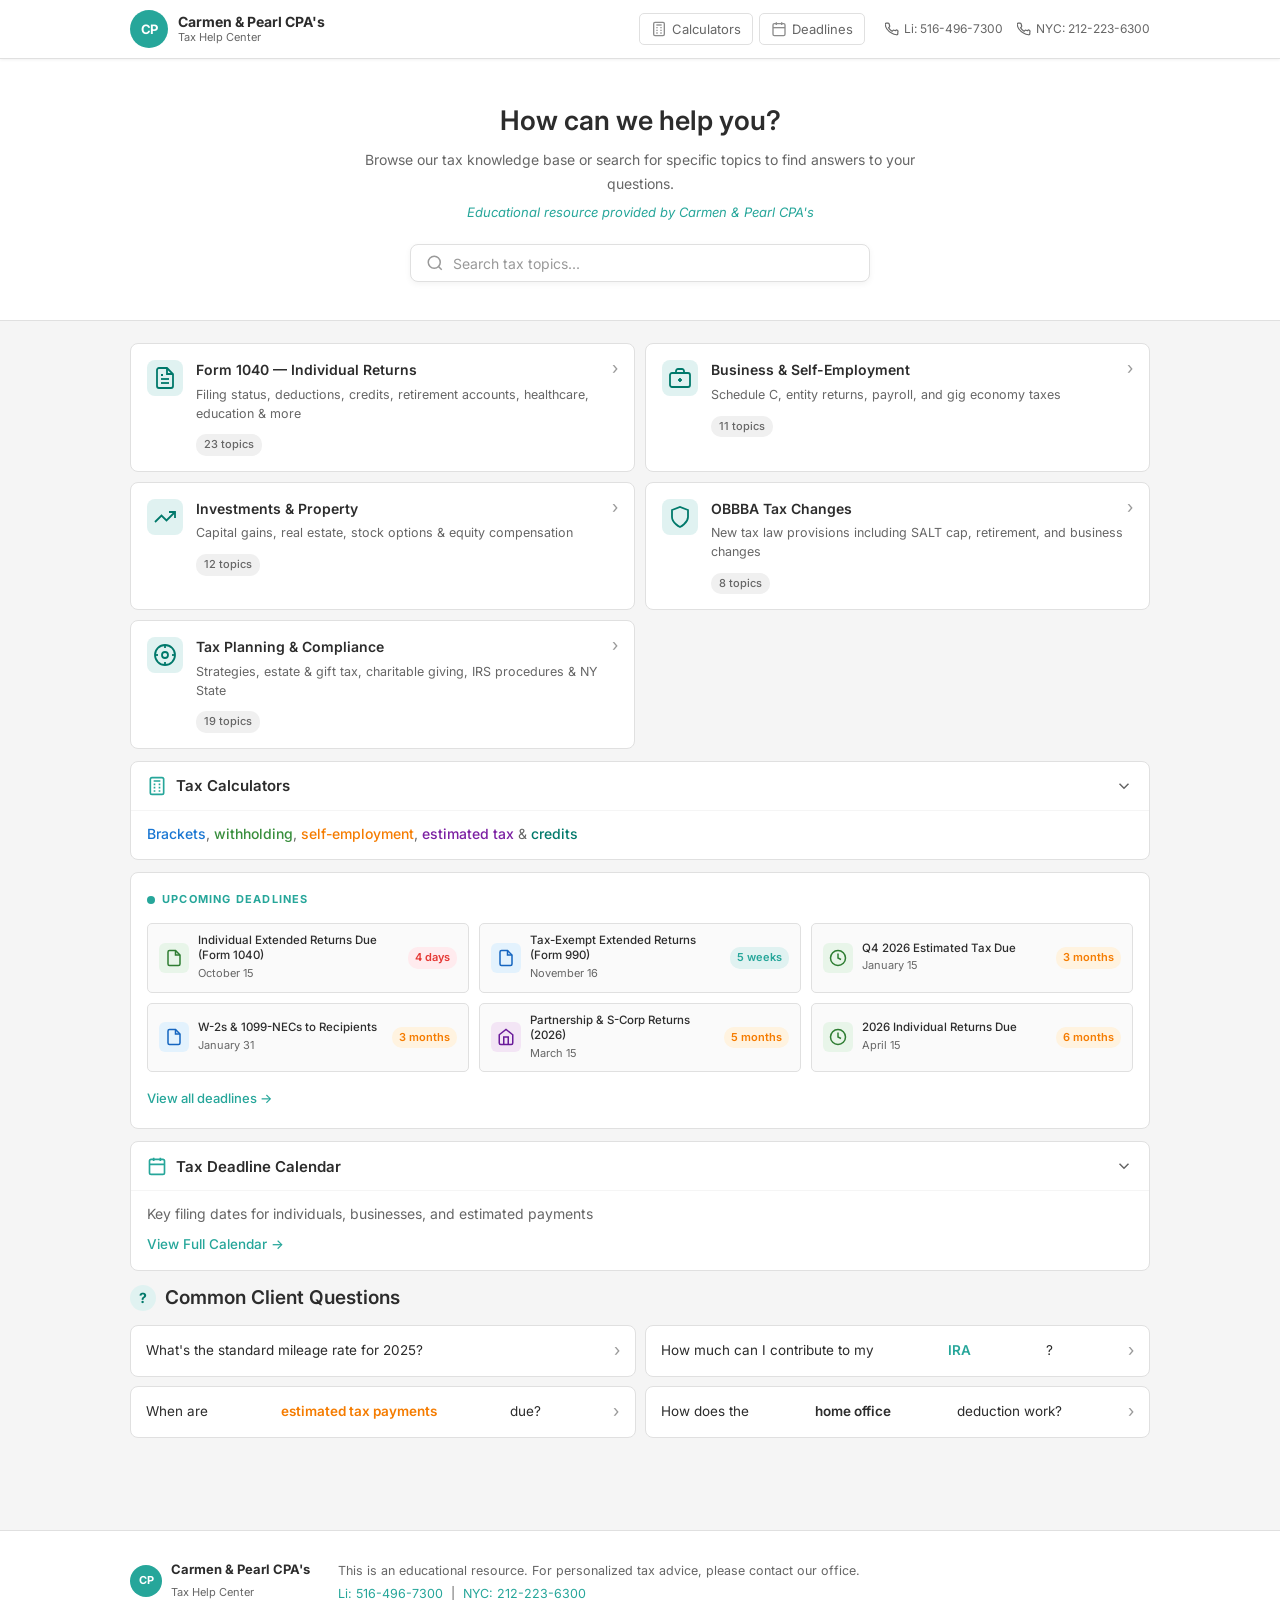
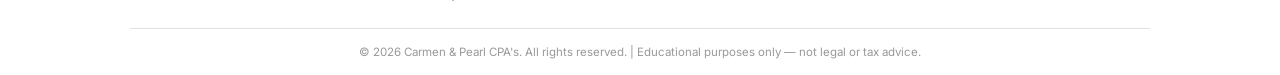
<file: index.html>
<!DOCTYPE html>
<html lang="en">
<head>
  <meta charset="UTF-8">
  <meta name="viewport" content="width=device-width, initial-scale=1.0">
  <title>Carmen & Pearl CPA's | Tax Help Center</title>
  <link rel="preconnect" href="https://fonts.googleapis.com">
  <link href="https://fonts.googleapis.com/css2?family=Inter:ital,wght@0,400;0,500;0,600;0,700;1,400&display=swap" rel="stylesheet">
  <link rel="stylesheet" href="css/styles.css">
</head>
<body>

  <header class="site-header">
    <div class="header-inner">
      <a href="index.html" class="header-logo">
        <div class="logo-mark">CP</div>
        <div class="logo-text">
          <span class="logo-name">Carmen &amp; Pearl CPA's</span>
          <span class="logo-tagline">Tax Help Center</span>
        </div>
      </a>
      <nav class="header-nav">
        <a href="calculators.html" class="nav-link">
          <svg width="16" height="16" viewBox="0 0 24 24" fill="none" stroke="currentColor" stroke-width="2"><rect x="4" y="2" width="16" height="20" rx="2"/><line x1="8" y1="6" x2="16" y2="6"/><line x1="8" y1="10" x2="10" y2="10"/><line x1="14" y1="10" x2="16" y2="10"/><line x1="8" y1="14" x2="10" y2="14"/><line x1="14" y1="14" x2="16" y2="14"/><line x1="8" y1="18" x2="10" y2="18"/><line x1="14" y1="18" x2="16" y2="18"/></svg>
          Calculators
        </a>
        <a href="deadlines.html" class="nav-link">
          <svg width="16" height="16" viewBox="0 0 24 24" fill="none" stroke="currentColor" stroke-width="2"><rect x="3" y="4" width="18" height="18" rx="2"/><line x1="16" y1="2" x2="16" y2="6"/><line x1="8" y1="2" x2="8" y2="6"/><line x1="3" y1="10" x2="21" y2="10"/></svg>
          Deadlines
        </a>
      </nav>
      <div class="header-phones">
        <a href="tel:5164967300" class="phone-link">
          <svg width="14" height="14" viewBox="0 0 24 24" fill="none" stroke="currentColor" stroke-width="2"><path d="M22 16.92v3a2 2 0 01-2.18 2 19.79 19.79 0 01-8.63-3.07A19.5 19.5 0 013.32 12a19.79 19.79 0 01-3.07-8.67A2 2 0 012.23 2h3a2 2 0 012 1.72c.127.96.361 1.903.7 2.81a2 2 0 01-.45 2.11L6.09 9.91a16 16 0 006 6l1.27-1.27a2 2 0 012.11-.45c.907.339 1.85.573 2.81.7A2 2 0 0122 16.92z"/></svg>
          Li: 516-496-7300
        </a>
        <a href="tel:2122236300" class="phone-link">
          <svg width="14" height="14" viewBox="0 0 24 24" fill="none" stroke="currentColor" stroke-width="2"><path d="M22 16.92v3a2 2 0 01-2.18 2 19.79 19.79 0 01-8.63-3.07A19.5 19.5 0 013.32 12a19.79 19.79 0 01-3.07-8.67A2 2 0 012.23 2h3a2 2 0 012 1.72c.127.96.361 1.903.7 2.81a2 2 0 01-.45 2.11L6.09 9.91a16 16 0 006 6l1.27-1.27a2 2 0 012.11-.45c.907.339 1.85.573 2.81.7A2 2 0 0122 16.92z"/></svg>
          NYC: 212-223-6300
        </a>
      </div>
    </div>
  </header>

  <section class="hero">
    <div class="hero-inner">
      <h1>How can we help you?</h1>
      <p class="hero-subtitle">Browse our tax knowledge base or search for specific topics to find answers to your questions.</p>
      <p class="hero-tagline">Educational resource provided by Carmen &amp; Pearl CPA's</p>
      <div class="search-container">
        <div class="search-box">
          <svg class="search-icon" width="18" height="18" viewBox="0 0 24 24" fill="none" stroke="currentColor" stroke-width="2"><circle cx="11" cy="11" r="8"/><line x1="21" y1="21" x2="16.65" y2="16.65"/></svg>
          <input type="text" id="searchInput" placeholder="Search tax topics..." autocomplete="off" aria-label="Search tax topics">
        </div>
        <div id="searchResults" class="search-results hidden" role="listbox"></div>
      </div>
    </div>
  </section>

  <main class="main-content">
    <div class="container">

      <div class="topic-grid">
        <a href="topics/form-1040.html" class="topic-card">
          <div class="topic-card-icon">
            <svg width="24" height="24" viewBox="0 0 24 24" fill="none" stroke="currentColor" stroke-width="1.8"><path d="M14 2H6a2 2 0 00-2 2v16a2 2 0 002 2h12a2 2 0 002-2V8z"/><polyline points="14 2 14 8 20 8"/><line x1="16" y1="13" x2="8" y2="13"/><line x1="16" y1="17" x2="8" y2="17"/><polyline points="10 9 9 9 8 9"/></svg>
          </div>
          <div class="topic-card-content">
            <div class="topic-card-title">Form 1040 — Individual Returns <span class="chevron">›</span></div>
            <div class="topic-card-desc">Filing status, deductions, credits, retirement accounts, healthcare, education &amp; more</div>
            <div class="topic-count">23 topics</div>
          </div>
        </a>

        <a href="topics/business.html" class="topic-card">
          <div class="topic-card-icon">
            <svg width="24" height="24" viewBox="0 0 24 24" fill="none" stroke="currentColor" stroke-width="1.8"><rect x="2" y="7" width="20" height="14" rx="2"/><path d="M16 7V5a2 2 0 00-2-2h-4a2 2 0 00-2 2v2"/><line x1="12" y1="12" x2="12" y2="16"/><line x1="10" y1="14" x2="14" y2="14"/></svg>
          </div>
          <div class="topic-card-content">
            <div class="topic-card-title">Business &amp; Self-Employment <span class="chevron">›</span></div>
            <div class="topic-card-desc">Schedule C, entity returns, payroll, and gig economy taxes</div>
            <div class="topic-count">11 topics</div>
          </div>
        </a>

        <a href="topics/investments.html" class="topic-card">
          <div class="topic-card-icon">
            <svg width="24" height="24" viewBox="0 0 24 24" fill="none" stroke="currentColor" stroke-width="1.8"><polyline points="22 7 13.5 15.5 8.5 10.5 2 17"/><polyline points="16 7 22 7 22 13"/></svg>
          </div>
          <div class="topic-card-content">
            <div class="topic-card-title">Investments &amp; Property <span class="chevron">›</span></div>
            <div class="topic-card-desc">Capital gains, real estate, stock options &amp; equity compensation</div>
            <div class="topic-count">12 topics</div>
          </div>
        </a>

        <a href="topics/obbba.html" class="topic-card">
          <div class="topic-card-icon">
            <svg width="24" height="24" viewBox="0 0 24 24" fill="none" stroke="currentColor" stroke-width="1.8"><path d="M12 22s8-4 8-10V5l-8-3-8 3v7c0 6 8 10 8 10z"/></svg>
          </div>
          <div class="topic-card-content">
            <div class="topic-card-title">OBBBA Tax Changes <span class="chevron">›</span></div>
            <div class="topic-card-desc">New tax law provisions including SALT cap, retirement, and business changes</div>
            <div class="topic-count">8 topics</div>
          </div>
        </a>

        <a href="topics/planning.html" class="topic-card topic-card--full">
          <div class="topic-card-icon">
            <svg width="24" height="24" viewBox="0 0 24 24" fill="none" stroke="currentColor" stroke-width="1.8"><circle cx="12" cy="12" r="10"/><circle cx="12" cy="12" r="3"/><line x1="12" y1="2" x2="12" y2="5"/><line x1="12" y1="19" x2="12" y2="22"/><line x1="2" y1="12" x2="5" y2="12"/><line x1="19" y1="12" x2="22" y2="12"/></svg>
          </div>
          <div class="topic-card-content">
            <div class="topic-card-title">Tax Planning &amp; Compliance <span class="chevron">›</span></div>
            <div class="topic-card-desc">Strategies, estate &amp; gift tax, charitable giving, IRS procedures &amp; NY State</div>
            <div class="topic-count">19 topics</div>
          </div>
        </a>
      </div>

      <div class="feature-section">
        <button class="feature-header" onclick="toggleSection('calculators')" aria-expanded="true" aria-controls="calculators-content">
          <div class="feature-title">
            <svg width="20" height="20" viewBox="0 0 24 24" fill="none" stroke="currentColor" stroke-width="2"><rect x="4" y="2" width="16" height="20" rx="2"/><line x1="8" y1="6" x2="16" y2="6"/><line x1="8" y1="10" x2="10" y2="10"/><line x1="14" y1="10" x2="16" y2="10"/><line x1="8" y1="14" x2="10" y2="14"/><line x1="14" y1="14" x2="16" y2="14"/><line x1="8" y1="18" x2="10" y2="18"/><line x1="14" y1="18" x2="16" y2="18"/></svg>
            <a href="calculators.html">Tax Calculators</a>
          </div>
          <svg class="expand-icon" id="calculators-icon" width="18" height="18" viewBox="0 0 24 24" fill="none" stroke="currentColor" stroke-width="2"><polyline points="6 9 12 15 18 9"/></svg>
        </button>
        <div id="calculators-content" class="feature-content">
          <p>
            <a href="calculators.html#brackets" class="calc-link brackets">Brackets</a>,
            <a href="calculators.html#withholding" class="calc-link withholding">withholding</a>,
            <a href="calculators.html#self-employment" class="calc-link self-emp">self-employment</a>,
            <a href="calculators.html#estimated" class="calc-link estimated">estimated tax</a> &amp;
            <a href="calculators.html#credits" class="calc-link credits">credits</a>
          </p>
        </div>
      </div>

      <div class="deadlines-section">
        <div class="section-label">
          <span class="section-dot"></span> UPCOMING DEADLINES
        </div>
        <div class="deadlines-grid">
          <div class="deadline-card">
            <div class="deadline-icon dl-est">
              <svg width="18" height="18" viewBox="0 0 24 24" fill="none" stroke="currentColor" stroke-width="2"><path d="M14 2H6a2 2 0 00-2 2v16a2 2 0 002 2h12a2 2 0 002-2V8z"/><polyline points="14 2 14 8 20 8"/></svg>
            </div>
            <div class="deadline-info">
              <div class="deadline-name">Individual Extended Returns Due (Form 1040)</div>
              <div class="deadline-date">October 15</div>
            </div>
            <span class="deadline-badge urgent">4 days</span>
          </div>
          <div class="deadline-card">
            <div class="deadline-icon dl-doc">
              <svg width="18" height="18" viewBox="0 0 24 24" fill="none" stroke="currentColor" stroke-width="2"><path d="M14 2H6a2 2 0 00-2 2v16a2 2 0 002 2h12a2 2 0 002-2V8z"/><polyline points="14 2 14 8 20 8"/></svg>
            </div>
            <div class="deadline-info">
              <div class="deadline-name">Tax-Exempt Extended Returns (Form 990)</div>
              <div class="deadline-date">November 16</div>
            </div>
            <span class="deadline-badge soon">5 weeks</span>
          </div>
          <div class="deadline-card">
            <div class="deadline-icon dl-est">
              <svg width="18" height="18" viewBox="0 0 24 24" fill="none" stroke="currentColor" stroke-width="2"><circle cx="12" cy="12" r="10"/><polyline points="12 6 12 12 16 14"/></svg>
            </div>
            <div class="deadline-info">
              <div class="deadline-name">Q4 2026 Estimated Tax Due</div>
              <div class="deadline-date">January 15</div>
            </div>
            <span class="deadline-badge warning">3 months</span>
          </div>
          <div class="deadline-card">
            <div class="deadline-icon dl-doc">
              <svg width="18" height="18" viewBox="0 0 24 24" fill="none" stroke="currentColor" stroke-width="2"><path d="M14 2H6a2 2 0 00-2 2v16a2 2 0 002 2h12a2 2 0 002-2V8z"/><polyline points="14 2 14 8 20 8"/></svg>
            </div>
            <div class="deadline-info">
              <div class="deadline-name">W-2s &amp; 1099-NECs to Recipients</div>
              <div class="deadline-date">January 31</div>
            </div>
            <span class="deadline-badge warning">3 months</span>
          </div>
          <div class="deadline-card">
            <div class="deadline-icon dl-ret">
              <svg width="18" height="18" viewBox="0 0 24 24" fill="none" stroke="currentColor" stroke-width="2"><path d="M3 9l9-7 9 7v11a2 2 0 01-2 2H5a2 2 0 01-2-2z"/><polyline points="9 22 9 12 15 12 15 22"/></svg>
            </div>
            <div class="deadline-info">
              <div class="deadline-name">Partnership &amp; S-Corp Returns (2026)</div>
              <div class="deadline-date">March 15</div>
            </div>
            <span class="deadline-badge warning">5 months</span>
          </div>
          <div class="deadline-card">
            <div class="deadline-icon dl-est">
              <svg width="18" height="18" viewBox="0 0 24 24" fill="none" stroke="currentColor" stroke-width="2"><circle cx="12" cy="12" r="10"/><polyline points="12 6 12 12 16 14"/></svg>
            </div>
            <div class="deadline-info">
              <div class="deadline-name">2026 Individual Returns Due</div>
              <div class="deadline-date">April 15</div>
            </div>
            <span class="deadline-badge warning">6 months</span>
          </div>
        </div>
        <a href="deadlines.html" class="view-all-link">View all deadlines →</a>
      </div>

      <div class="feature-section">
        <button class="feature-header" onclick="toggleSection('calendar')" aria-expanded="true" aria-controls="calendar-content">
          <div class="feature-title">
            <svg width="20" height="20" viewBox="0 0 24 24" fill="none" stroke="currentColor" stroke-width="2"><rect x="3" y="4" width="18" height="18" rx="2"/><line x1="16" y1="2" x2="16" y2="6"/><line x1="8" y1="2" x2="8" y2="6"/><line x1="3" y1="10" x2="21" y2="10"/></svg>
            <a href="deadlines.html">Tax Deadline Calendar</a>
          </div>
          <svg class="expand-icon" id="calendar-icon" width="18" height="18" viewBox="0 0 24 24" fill="none" stroke="currentColor" stroke-width="2"><polyline points="6 9 12 15 18 9"/></svg>
        </button>
        <div id="calendar-content" class="feature-content">
          <p class="feature-desc">Key filing dates for individuals, businesses, and estimated payments</p>
          <a href="deadlines.html" class="btn-link">View Full Calendar →</a>
        </div>
      </div>

      <section class="faq-section">
        <h2>
          <span class="faq-icon">?</span>
          Common Client Questions
        </h2>
        <div class="faq-grid">
          <a href="topics/business.html#mileage-rate" class="faq-card">
            What's the standard mileage rate for 2025? <span class="faq-arrow">›</span>
          </a>
          <a href="topics/form-1040.html#ira-limits" class="faq-card faq-highlight-teal">
            How much can I contribute to my <strong>IRA</strong>? <span class="faq-arrow">›</span>
          </a>
          <a href="topics/business.html#estimated-payments" class="faq-card faq-highlight-orange">
            When are <strong>estimated tax payments</strong> due? <span class="faq-arrow">›</span>
          </a>
          <a href="topics/business.html#home-office" class="faq-card">
            How does the <strong>home office</strong> deduction work? <span class="faq-arrow">›</span>
          </a>
        </div>
      </section>

    </div>
  </main>

  <footer class="site-footer">
    <div class="container">
      <div class="footer-inner">
        <div class="footer-logo">
          <div class="logo-mark small">CP</div>
          <div>
            <strong>Carmen &amp; Pearl CPA's</strong>
            <span>Tax Help Center</span>
          </div>
        </div>
        <div class="footer-info">
          <p>This is an educational resource. For personalized tax advice, please contact our office.</p>
          <p><a href="tel:5164967300">Li: 516-496-7300</a> &nbsp;|&nbsp; <a href="tel:2122236300">NYC: 212-223-6300</a></p>
        </div>
      </div>
      <div class="footer-bottom">
        <p>© 2026 Carmen &amp; Pearl CPA's. All rights reserved. | Educational purposes only — not legal or tax advice.</p>
      </div>
    </div>
  </footer>

  <script src="js/search-data.js"></script>
  <script src="js/main.js"></script>
</body>
</html>
</file>
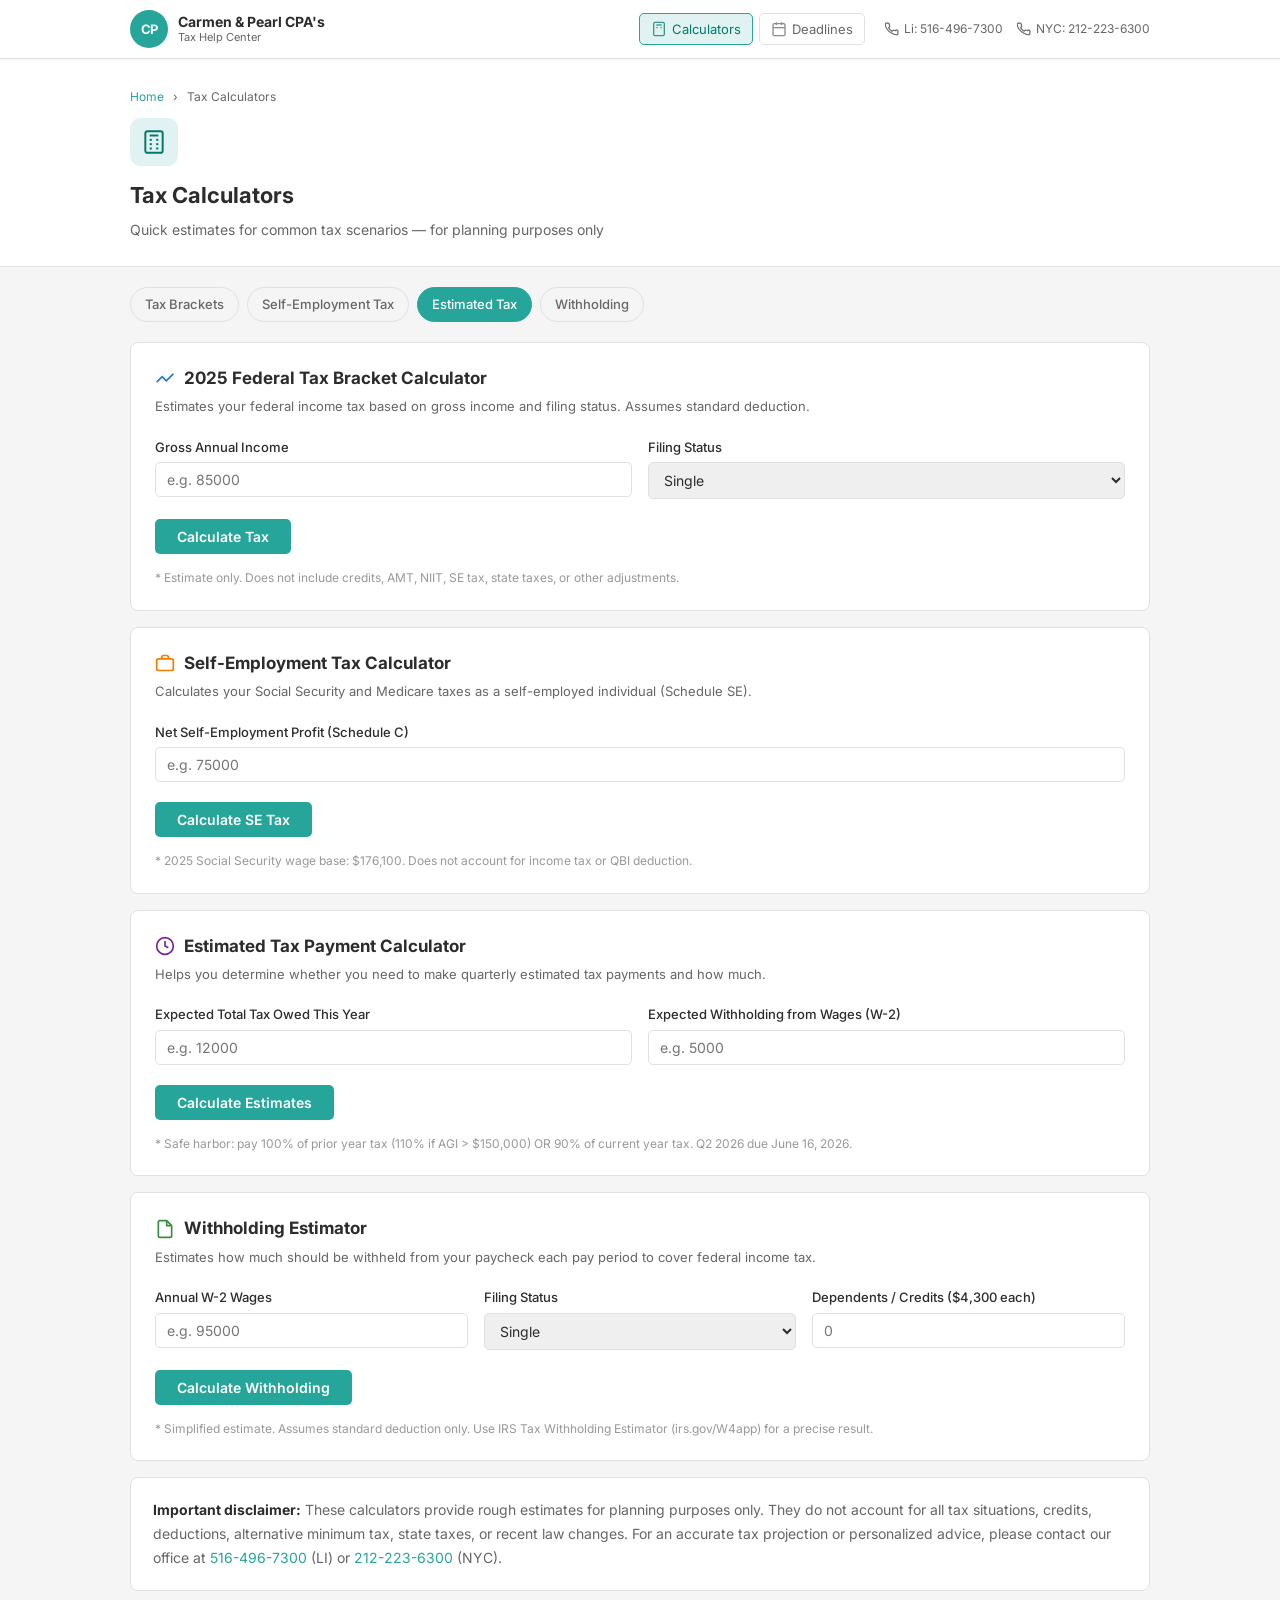
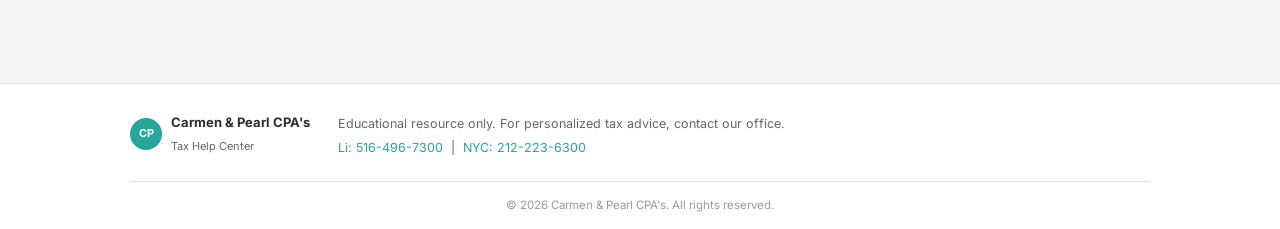
<file: calculators.html>
<!DOCTYPE html>
<html lang="en">
<head>
  <meta charset="UTF-8">
  <meta name="viewport" content="width=device-width, initial-scale=1.0">
  <title>Tax Calculators | Carmen & Pearl CPA's</title>
  <link rel="preconnect" href="https://fonts.googleapis.com">
  <link href="https://fonts.googleapis.com/css2?family=Inter:ital,wght@0,400;0,500;0,600;0,700;1,400&display=swap" rel="stylesheet">
  <link rel="stylesheet" href="css/styles.css">
</head>
<body>
  <header class="site-header">
    <div class="header-inner">
      <a href="index.html" class="header-logo">
        <div class="logo-mark">CP</div>
        <div class="logo-text"><span class="logo-name">Carmen &amp; Pearl CPA's</span><span class="logo-tagline">Tax Help Center</span></div>
      </a>
      <nav class="header-nav">
        <a href="calculators.html" class="nav-link" style="background:var(--primary-light);color:var(--primary-dark);border-color:var(--primary)"><svg width="16" height="16" viewBox="0 0 24 24" fill="none" stroke="currentColor" stroke-width="2"><rect x="4" y="2" width="16" height="20" rx="2"/><line x1="8" y1="6" x2="16" y2="6"/><line x1="8" y1="10" x2="10" y2="10"/><line x1="14" y1="10" x2="16" y2="10"/></svg> Calculators</a>
        <a href="deadlines.html" class="nav-link"><svg width="16" height="16" viewBox="0 0 24 24" fill="none" stroke="currentColor" stroke-width="2"><rect x="3" y="4" width="18" height="18" rx="2"/><line x1="16" y1="2" x2="16" y2="6"/><line x1="8" y1="2" x2="8" y2="6"/><line x1="3" y1="10" x2="21" y2="10"/></svg> Deadlines</a>
      </nav>
      <div class="header-phones">
        <a href="tel:5164967300" class="phone-link"><svg width="14" height="14" viewBox="0 0 24 24" fill="none" stroke="currentColor" stroke-width="2"><path d="M22 16.92v3a2 2 0 01-2.18 2 19.79 19.79 0 01-8.63-3.07A19.5 19.5 0 013.32 12a19.79 19.79 0 01-3.07-8.67A2 2 0 012.23 2h3a2 2 0 012 1.72c.127.96.361 1.903.7 2.81a2 2 0 01-.45 2.11L6.09 9.91a16 16 0 006 6l1.27-1.27a2 2 0 012.11-.45c.907.339 1.85.573 2.81.7A2 2 0 0122 16.92z"/></svg> Li: 516-496-7300</a>
        <a href="tel:2122236300" class="phone-link"><svg width="14" height="14" viewBox="0 0 24 24" fill="none" stroke="currentColor" stroke-width="2"><path d="M22 16.92v3a2 2 0 01-2.18 2 19.79 19.79 0 01-8.63-3.07A19.5 19.5 0 013.32 12a19.79 19.79 0 01-3.07-8.67A2 2 0 012.23 2h3a2 2 0 012 1.72c.127.96.361 1.903.7 2.81a2 2 0 01-.45 2.11L6.09 9.91a16 16 0 006 6l1.27-1.27a2 2 0 012.11-.45c.907.339 1.85.573 2.81.7A2 2 0 0122 16.92z"/></svg> NYC: 212-223-6300</a>
      </div>
    </div>
  </header>

  <div class="page-hero">
    <div class="container">
      <div class="breadcrumb"><a href="index.html">Home</a> <span>›</span> Tax Calculators</div>
      <div class="page-hero-icon"><svg width="26" height="26" viewBox="0 0 24 24" fill="none" stroke="currentColor" stroke-width="1.8"><rect x="4" y="2" width="16" height="20" rx="2"/><line x1="8" y1="6" x2="16" y2="6"/><line x1="8" y1="10" x2="10" y2="10"/><line x1="14" y1="10" x2="16" y2="10"/><line x1="8" y1="14" x2="10" y2="14"/><line x1="14" y1="14" x2="16" y2="14"/><line x1="8" y1="18" x2="10" y2="18"/><line x1="14" y1="18" x2="16" y2="18"/></svg></div>
      <h1>Tax Calculators</h1>
      <p>Quick estimates for common tax scenarios — for planning purposes only</p>
    </div>
  </div>

  <main class="calc-page">
    <div class="container">

      <div class="calc-nav">
        <a href="#brackets" class="active">Tax Brackets</a>
        <a href="#self-employment">Self-Employment Tax</a>
        <a href="#estimated">Estimated Tax</a>
        <a href="#withholding">Withholding</a>
      </div>

      <!-- Tax Bracket Calculator -->
      <div class="calc-card" id="brackets">
        <h2>
          <svg width="20" height="20" viewBox="0 0 24 24" fill="none" stroke="#1976d2" stroke-width="2"><polyline points="22 7 13.5 15.5 8.5 10.5 2 17"/></svg>
          2025 Federal Tax Bracket Calculator
        </h2>
        <p class="calc-subtitle">Estimates your federal income tax based on gross income and filing status. Assumes standard deduction.</p>
        <div class="form-row">
          <div class="form-group">
            <label for="bc-income">Gross Annual Income</label>
            <input type="number" id="bc-income" placeholder="e.g. 85000" min="0">
          </div>
          <div class="form-group">
            <label for="bc-status">Filing Status</label>
            <select id="bc-status">
              <option value="single">Single</option>
              <option value="mfj">Married Filing Jointly</option>
              <option value="hoh">Head of Household</option>
              <option value="mfs">Married Filing Separately</option>
            </select>
          </div>
        </div>
        <button class="calc-btn" onclick="calcTaxBrackets()">Calculate Tax</button>
        <div class="calc-result" id="bc-result"></div>
        <p style="margin-top:14px;font-size:12px;color:var(--text-light)">* Estimate only. Does not include credits, AMT, NIIT, SE tax, state taxes, or other adjustments.</p>
      </div>

      <!-- Self-Employment Tax Calculator -->
      <div class="calc-card" id="self-employment">
        <h2>
          <svg width="20" height="20" viewBox="0 0 24 24" fill="none" stroke="#f57c00" stroke-width="2"><rect x="2" y="7" width="20" height="14" rx="2"/><path d="M16 7V5a2 2 0 00-2-2h-4a2 2 0 00-2 2v2"/></svg>
          Self-Employment Tax Calculator
        </h2>
        <p class="calc-subtitle">Calculates your Social Security and Medicare taxes as a self-employed individual (Schedule SE).</p>
        <div class="form-row single">
          <div class="form-group">
            <label for="se-profit">Net Self-Employment Profit (Schedule C)</label>
            <input type="number" id="se-profit" placeholder="e.g. 75000" min="0">
          </div>
        </div>
        <button class="calc-btn" onclick="calcSelfEmployment()">Calculate SE Tax</button>
        <div class="calc-result" id="se-result"></div>
        <p style="margin-top:14px;font-size:12px;color:var(--text-light)">* 2025 Social Security wage base: $176,100. Does not account for income tax or QBI deduction.</p>
      </div>

      <!-- Estimated Tax Calculator -->
      <div class="calc-card" id="estimated">
        <h2>
          <svg width="20" height="20" viewBox="0 0 24 24" fill="none" stroke="#7b1fa2" stroke-width="2"><circle cx="12" cy="12" r="10"/><polyline points="12 6 12 12 16 14"/></svg>
          Estimated Tax Payment Calculator
        </h2>
        <p class="calc-subtitle">Helps you determine whether you need to make quarterly estimated tax payments and how much.</p>
        <div class="form-row">
          <div class="form-group">
            <label for="et-owed">Expected Total Tax Owed This Year</label>
            <input type="number" id="et-owed" placeholder="e.g. 12000" min="0">
          </div>
          <div class="form-group">
            <label for="et-withheld">Expected Withholding from Wages (W-2)</label>
            <input type="number" id="et-withheld" placeholder="e.g. 5000" min="0">
          </div>
        </div>
        <button class="calc-btn" onclick="calcEstimatedTax()">Calculate Estimates</button>
        <div class="calc-result" id="et-result"></div>
        <p style="margin-top:14px;font-size:12px;color:var(--text-light)">* Safe harbor: pay 100% of prior year tax (110% if AGI &gt; $150,000) OR 90% of current year tax. Q2 2026 due June 16, 2026.</p>
      </div>

      <!-- Withholding Calculator -->
      <div class="calc-card" id="withholding">
        <h2>
          <svg width="20" height="20" viewBox="0 0 24 24" fill="none" stroke="#388e3c" stroke-width="2"><path d="M14 2H6a2 2 0 00-2 2v16a2 2 0 002 2h12a2 2 0 002-2V8z"/><polyline points="14 2 14 8 20 8"/></svg>
          Withholding Estimator
        </h2>
        <p class="calc-subtitle">Estimates how much should be withheld from your paycheck each pay period to cover federal income tax.</p>
        <div class="form-row triple">
          <div class="form-group">
            <label for="wh-wages">Annual W-2 Wages</label>
            <input type="number" id="wh-wages" placeholder="e.g. 95000" min="0">
          </div>
          <div class="form-group">
            <label for="wh-status">Filing Status</label>
            <select id="wh-status">
              <option value="single">Single</option>
              <option value="mfj">Married Filing Jointly</option>
            </select>
          </div>
          <div class="form-group">
            <label for="wh-allowances">Dependents / Credits ($4,300 each)</label>
            <input type="number" id="wh-allowances" placeholder="0" min="0" max="10">
          </div>
        </div>
        <button class="calc-btn" onclick="calcWithholding()">Calculate Withholding</button>
        <div class="calc-result" id="wh-result"></div>
        <p style="margin-top:14px;font-size:12px;color:var(--text-light)">* Simplified estimate. Assumes standard deduction only. Use IRS Tax Withholding Estimator (irs.gov/W4app) for a precise result.</p>
      </div>

      <div style="background:var(--white);border:1px solid var(--border);border-radius:var(--radius);padding:20px 22px;margin-top:8px;">
        <p style="font-size:14px;color:var(--text-muted);line-height:1.7"><strong style="color:var(--text)">Important disclaimer:</strong> These calculators provide rough estimates for planning purposes only. They do not account for all tax situations, credits, deductions, alternative minimum tax, state taxes, or recent law changes. For an accurate tax projection or personalized advice, please contact our office at <a href="tel:5164967300" style="color:var(--primary)">516-496-7300</a> (LI) or <a href="tel:2122236300" style="color:var(--primary)">212-223-6300</a> (NYC).</p>
      </div>

    </div>
  </main>

  <footer class="site-footer">
    <div class="container">
      <div class="footer-inner">
        <div class="footer-logo"><div class="logo-mark small">CP</div><div><strong>Carmen &amp; Pearl CPA's</strong><span>Tax Help Center</span></div></div>
        <div class="footer-info"><p>Educational resource only. For personalized tax advice, contact our office.</p><p><a href="tel:5164967300">Li: 516-496-7300</a> &nbsp;|&nbsp; <a href="tel:2122236300">NYC: 212-223-6300</a></p></div>
      </div>
      <div class="footer-bottom"><p>© 2026 Carmen &amp; Pearl CPA's. All rights reserved.</p></div>
    </div>
  </footer>

  <script src="js/main.js"></script>
  <script>
    // Highlight active calc nav on scroll
    var sections = document.querySelectorAll('.calc-card');
    var navLinks = document.querySelectorAll('.calc-nav a');
    window.addEventListener('scroll', function() {
      var scrollY = window.scrollY + 120;
      sections.forEach(function(s) {
        if (s.offsetTop <= scrollY && s.offsetTop + s.offsetHeight > scrollY) {
          navLinks.forEach(function(l) { l.classList.remove('active'); });
          var link = document.querySelector('.calc-nav a[href="#' + s.id + '"]');
          if (link) link.classList.add('active');
        }
      });
    });
  </script>
</body>
</html>
</file>
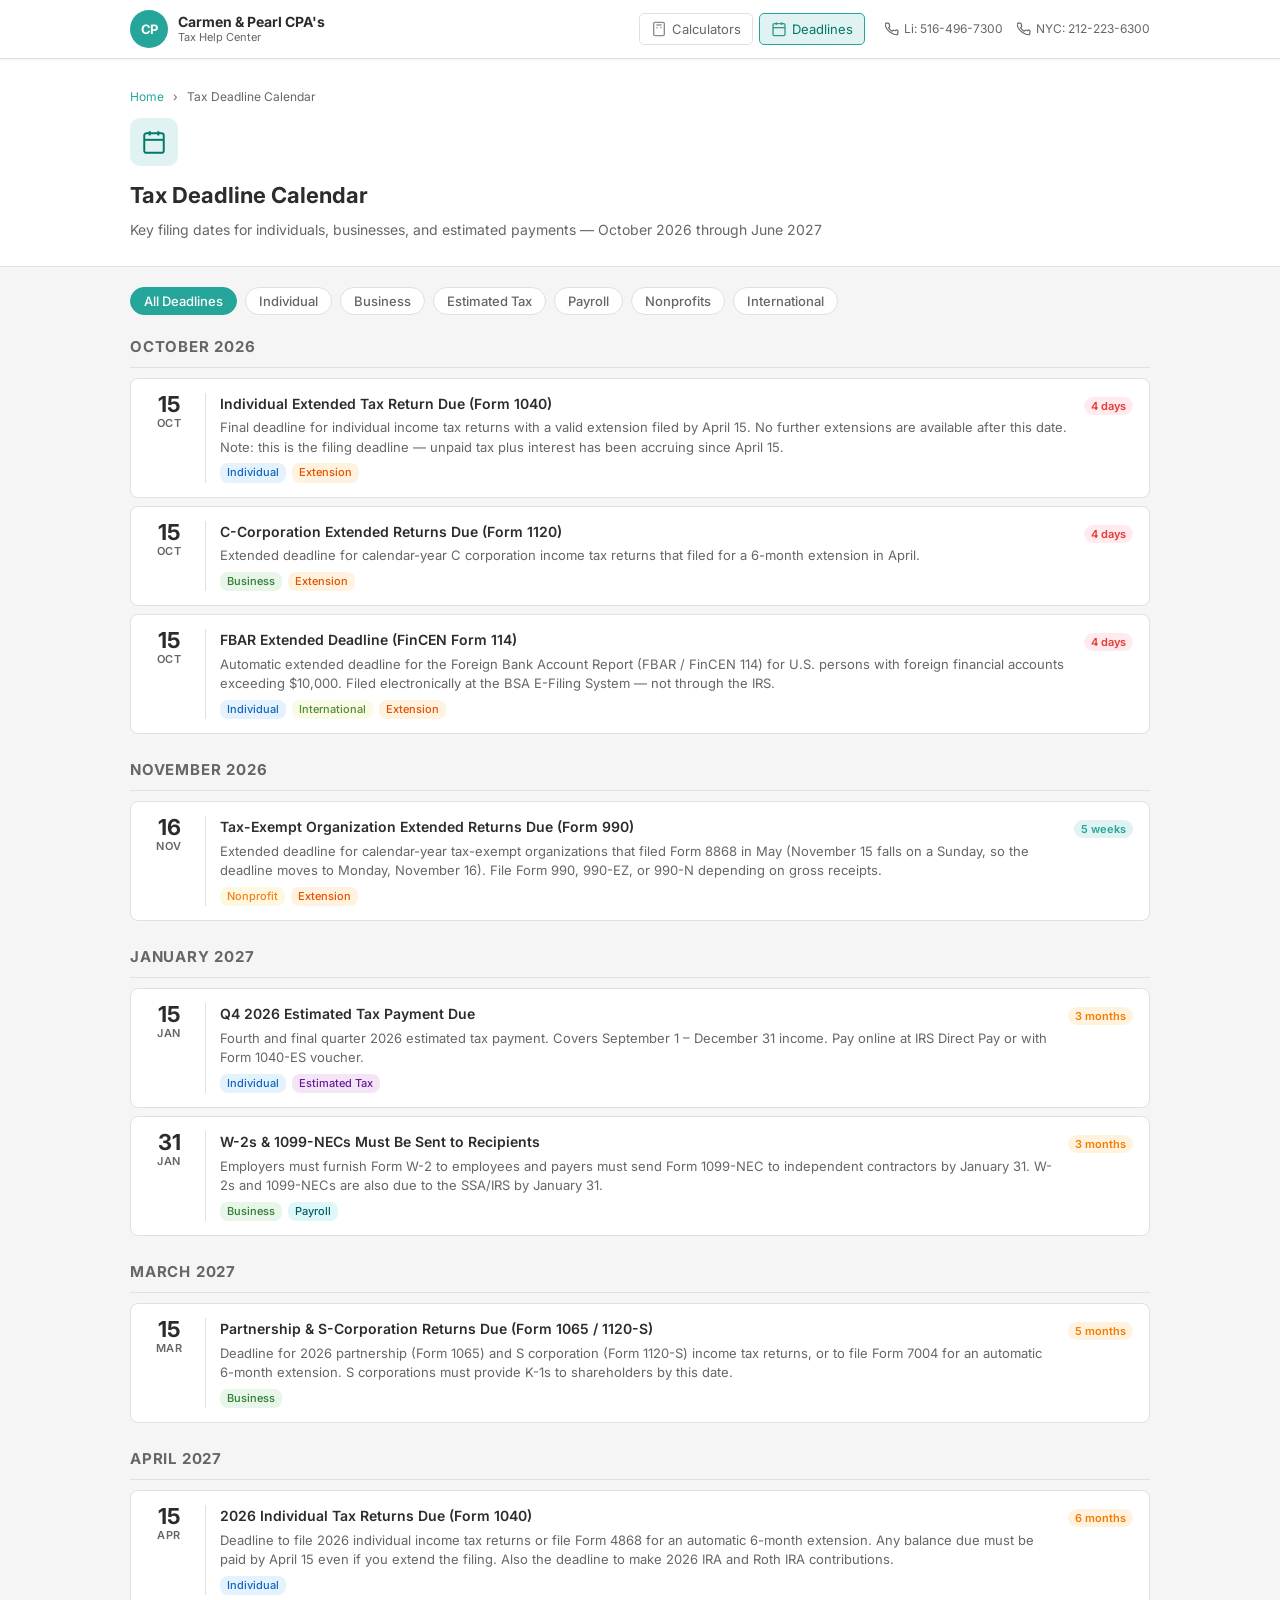
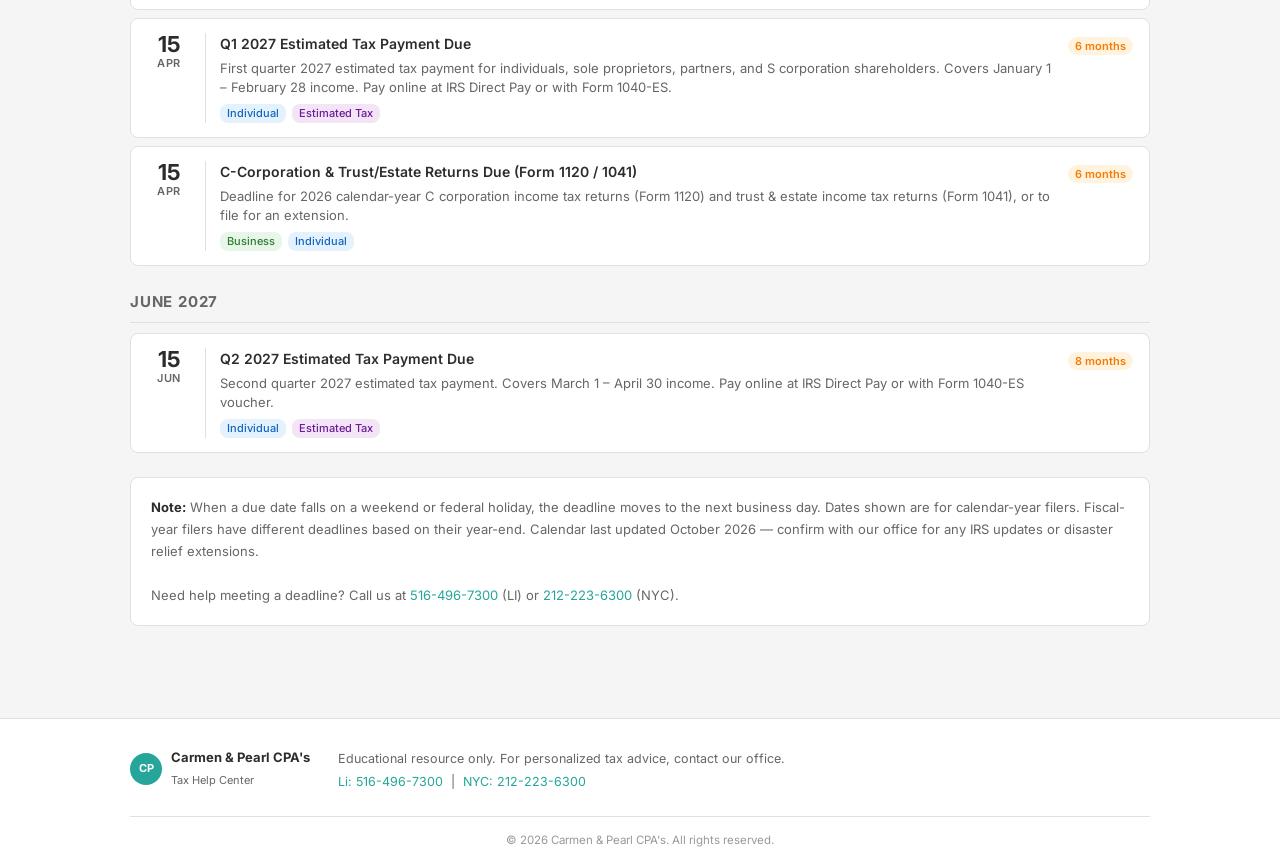
<file: deadlines.html>
<!DOCTYPE html>
<html lang="en">
<head>
  <meta charset="UTF-8">
  <meta name="viewport" content="width=device-width, initial-scale=1.0">
  <title>Tax Deadlines | Carmen & Pearl CPA's</title>
  <link rel="preconnect" href="https://fonts.googleapis.com">
  <link href="https://fonts.googleapis.com/css2?family=Inter:ital,wght@0,400;0,500;0,600;0,700;1,400&display=swap" rel="stylesheet">
  <link rel="stylesheet" href="css/styles.css">
</head>
<body>
  <header class="site-header">
    <div class="header-inner">
      <a href="index.html" class="header-logo">
        <div class="logo-mark">CP</div>
        <div class="logo-text"><span class="logo-name">Carmen &amp; Pearl CPA's</span><span class="logo-tagline">Tax Help Center</span></div>
      </a>
      <nav class="header-nav">
        <a href="calculators.html" class="nav-link"><svg width="16" height="16" viewBox="0 0 24 24" fill="none" stroke="currentColor" stroke-width="2"><rect x="4" y="2" width="16" height="20" rx="2"/><line x1="8" y1="6" x2="16" y2="6"/><line x1="8" y1="10" x2="10" y2="10"/><line x1="14" y1="10" x2="16" y2="10"/></svg> Calculators</a>
        <a href="deadlines.html" class="nav-link" style="background:var(--primary-light);color:var(--primary-dark);border-color:var(--primary)"><svg width="16" height="16" viewBox="0 0 24 24" fill="none" stroke="currentColor" stroke-width="2"><rect x="3" y="4" width="18" height="18" rx="2"/><line x1="16" y1="2" x2="16" y2="6"/><line x1="8" y1="2" x2="8" y2="6"/><line x1="3" y1="10" x2="21" y2="10"/></svg> Deadlines</a>
      </nav>
      <div class="header-phones">
        <a href="tel:5164967300" class="phone-link"><svg width="14" height="14" viewBox="0 0 24 24" fill="none" stroke="currentColor" stroke-width="2"><path d="M22 16.92v3a2 2 0 01-2.18 2 19.79 19.79 0 01-8.63-3.07A19.5 19.5 0 013.32 12a19.79 19.79 0 01-3.07-8.67A2 2 0 012.23 2h3a2 2 0 012 1.72c.127.96.361 1.903.7 2.81a2 2 0 01-.45 2.11L6.09 9.91a16 16 0 006 6l1.27-1.27a2 2 0 012.11-.45c.907.339 1.85.573 2.81.7A2 2 0 0122 16.92z"/></svg> Li: 516-496-7300</a>
        <a href="tel:2122236300" class="phone-link"><svg width="14" height="14" viewBox="0 0 24 24" fill="none" stroke="currentColor" stroke-width="2"><path d="M22 16.92v3a2 2 0 01-2.18 2 19.79 19.79 0 01-8.63-3.07A19.5 19.5 0 013.32 12a19.79 19.79 0 01-3.07-8.67A2 2 0 012.23 2h3a2 2 0 012 1.72c.127.96.361 1.903.7 2.81a2 2 0 01-.45 2.11L6.09 9.91a16 16 0 006 6l1.27-1.27a2 2 0 012.11-.45c.907.339 1.85.573 2.81.7A2 2 0 0122 16.92z"/></svg> NYC: 212-223-6300</a>
      </div>
    </div>
  </header>

  <div class="page-hero">
    <div class="container">
      <div class="breadcrumb"><a href="index.html">Home</a> <span>›</span> Tax Deadline Calendar</div>
      <div class="page-hero-icon"><svg width="26" height="26" viewBox="0 0 24 24" fill="none" stroke="currentColor" stroke-width="1.8"><rect x="3" y="4" width="18" height="18" rx="2"/><line x1="16" y1="2" x2="16" y2="6"/><line x1="8" y1="2" x2="8" y2="6"/><line x1="3" y1="10" x2="21" y2="10"/></svg></div>
      <h1>Tax Deadline Calendar</h1>
      <p>Key filing dates for individuals, businesses, and estimated payments — October 2026 through June 2027</p>
    </div>
  </div>

  <main class="deadlines-page">
    <div class="container">

      <div class="deadlines-filter">
        <button class="filter-btn active" onclick="filterDeadlines('all', this)">All Deadlines</button>
        <button class="filter-btn" onclick="filterDeadlines('individual', this)">Individual</button>
        <button class="filter-btn" onclick="filterDeadlines('business', this)">Business</button>
        <button class="filter-btn" onclick="filterDeadlines('estimated', this)">Estimated Tax</button>
        <button class="filter-btn" onclick="filterDeadlines('payroll', this)">Payroll</button>
        <button class="filter-btn" onclick="filterDeadlines('nonprofit', this)">Nonprofits</button>
        <button class="filter-btn" onclick="filterDeadlines('international', this)">International</button>
      </div>

      <!-- OCTOBER 2026 -->
      <div class="deadlines-month">
        <h2>October 2026</h2>

        <div class="full-deadline-card">
          <div class="fdl-date"><div class="fdl-day">15</div><div class="fdl-month">Oct</div></div>
          <div class="fdl-divider"></div>
          <div class="fdl-content">
            <h3>Individual Extended Tax Return Due (Form 1040)</h3>
            <p>Final deadline for individual income tax returns with a valid extension filed by April 15. No further extensions are available after this date. Note: this is the filing deadline — unpaid tax plus interest has been accruing since April 15.</p>
            <div class="fdl-tags">
              <span class="fdl-tag individual">Individual</span>
              <span class="fdl-tag extension">Extension</span>
            </div>
          </div>
          <div class="fdl-urgency"><span class="deadline-badge urgent">4 days</span></div>
        </div>

        <div class="full-deadline-card">
          <div class="fdl-date"><div class="fdl-day">15</div><div class="fdl-month">Oct</div></div>
          <div class="fdl-divider"></div>
          <div class="fdl-content">
            <h3>C-Corporation Extended Returns Due (Form 1120)</h3>
            <p>Extended deadline for calendar-year C corporation income tax returns that filed for a 6-month extension in April.</p>
            <div class="fdl-tags">
              <span class="fdl-tag business">Business</span>
              <span class="fdl-tag extension">Extension</span>
            </div>
          </div>
          <div class="fdl-urgency"><span class="deadline-badge urgent">4 days</span></div>
        </div>

        <div class="full-deadline-card">
          <div class="fdl-date"><div class="fdl-day">15</div><div class="fdl-month">Oct</div></div>
          <div class="fdl-divider"></div>
          <div class="fdl-content">
            <h3>FBAR Extended Deadline (FinCEN Form 114)</h3>
            <p>Automatic extended deadline for the Foreign Bank Account Report (FBAR / FinCEN 114) for U.S. persons with foreign financial accounts exceeding $10,000. Filed electronically at the BSA E-Filing System — not through the IRS.</p>
            <div class="fdl-tags">
              <span class="fdl-tag individual">Individual</span>
              <span class="fdl-tag international">International</span>
              <span class="fdl-tag extension">Extension</span>
            </div>
          </div>
          <div class="fdl-urgency"><span class="deadline-badge urgent">4 days</span></div>
        </div>
      </div>

      <!-- NOVEMBER 2026 -->
      <div class="deadlines-month">
        <h2>November 2026</h2>

        <div class="full-deadline-card">
          <div class="fdl-date"><div class="fdl-day">16</div><div class="fdl-month">Nov</div></div>
          <div class="fdl-divider"></div>
          <div class="fdl-content">
            <h3>Tax-Exempt Organization Extended Returns Due (Form 990)</h3>
            <p>Extended deadline for calendar-year tax-exempt organizations that filed Form 8868 in May (November 15 falls on a Sunday, so the deadline moves to Monday, November 16). File Form 990, 990-EZ, or 990-N depending on gross receipts.</p>
            <div class="fdl-tags">
              <span class="fdl-tag nonprofit">Nonprofit</span>
              <span class="fdl-tag extension">Extension</span>
            </div>
          </div>
          <div class="fdl-urgency"><span class="deadline-badge soon">5 weeks</span></div>
        </div>
      </div>

      <!-- JANUARY 2027 -->
      <div class="deadlines-month">
        <h2>January 2027</h2>

        <div class="full-deadline-card">
          <div class="fdl-date"><div class="fdl-day">15</div><div class="fdl-month">Jan</div></div>
          <div class="fdl-divider"></div>
          <div class="fdl-content">
            <h3>Q4 2026 Estimated Tax Payment Due</h3>
            <p>Fourth and final quarter 2026 estimated tax payment. Covers September 1 – December 31 income. Pay online at IRS Direct Pay or with Form 1040-ES voucher.</p>
            <div class="fdl-tags">
              <span class="fdl-tag individual">Individual</span>
              <span class="fdl-tag estimated">Estimated Tax</span>
            </div>
          </div>
          <div class="fdl-urgency"><span class="deadline-badge warning">3 months</span></div>
        </div>

        <div class="full-deadline-card">
          <div class="fdl-date"><div class="fdl-day">31</div><div class="fdl-month">Jan</div></div>
          <div class="fdl-divider"></div>
          <div class="fdl-content">
            <h3>W-2s &amp; 1099-NECs Must Be Sent to Recipients</h3>
            <p>Employers must furnish Form W-2 to employees and payers must send Form 1099-NEC to independent contractors by January 31. W-2s and 1099-NECs are also due to the SSA/IRS by January 31.</p>
            <div class="fdl-tags">
              <span class="fdl-tag business">Business</span>
              <span class="fdl-tag payroll">Payroll</span>
            </div>
          </div>
          <div class="fdl-urgency"><span class="deadline-badge warning">3 months</span></div>
        </div>
      </div>

      <!-- MARCH 2027 -->
      <div class="deadlines-month">
        <h2>March 2027</h2>

        <div class="full-deadline-card">
          <div class="fdl-date"><div class="fdl-day">15</div><div class="fdl-month">Mar</div></div>
          <div class="fdl-divider"></div>
          <div class="fdl-content">
            <h3>Partnership &amp; S-Corporation Returns Due (Form 1065 / 1120-S)</h3>
            <p>Deadline for 2026 partnership (Form 1065) and S corporation (Form 1120-S) income tax returns, or to file Form 7004 for an automatic 6-month extension. S corporations must provide K-1s to shareholders by this date.</p>
            <div class="fdl-tags">
              <span class="fdl-tag business">Business</span>
            </div>
          </div>
          <div class="fdl-urgency"><span class="deadline-badge warning">5 months</span></div>
        </div>
      </div>

      <!-- APRIL 2027 -->
      <div class="deadlines-month">
        <h2>April 2027</h2>

        <div class="full-deadline-card">
          <div class="fdl-date"><div class="fdl-day">15</div><div class="fdl-month">Apr</div></div>
          <div class="fdl-divider"></div>
          <div class="fdl-content">
            <h3>2026 Individual Tax Returns Due (Form 1040)</h3>
            <p>Deadline to file 2026 individual income tax returns or file Form 4868 for an automatic 6-month extension. Any balance due must be paid by April 15 even if you extend the filing. Also the deadline to make 2026 IRA and Roth IRA contributions.</p>
            <div class="fdl-tags">
              <span class="fdl-tag individual">Individual</span>
            </div>
          </div>
          <div class="fdl-urgency"><span class="deadline-badge warning">6 months</span></div>
        </div>

        <div class="full-deadline-card">
          <div class="fdl-date"><div class="fdl-day">15</div><div class="fdl-month">Apr</div></div>
          <div class="fdl-divider"></div>
          <div class="fdl-content">
            <h3>Q1 2027 Estimated Tax Payment Due</h3>
            <p>First quarter 2027 estimated tax payment for individuals, sole proprietors, partners, and S corporation shareholders. Covers January 1 – February 28 income. Pay online at IRS Direct Pay or with Form 1040-ES.</p>
            <div class="fdl-tags">
              <span class="fdl-tag individual">Individual</span>
              <span class="fdl-tag estimated">Estimated Tax</span>
            </div>
          </div>
          <div class="fdl-urgency"><span class="deadline-badge warning">6 months</span></div>
        </div>

        <div class="full-deadline-card">
          <div class="fdl-date"><div class="fdl-day">15</div><div class="fdl-month">Apr</div></div>
          <div class="fdl-divider"></div>
          <div class="fdl-content">
            <h3>C-Corporation &amp; Trust/Estate Returns Due (Form 1120 / 1041)</h3>
            <p>Deadline for 2026 calendar-year C corporation income tax returns (Form 1120) and trust &amp; estate income tax returns (Form 1041), or to file for an extension.</p>
            <div class="fdl-tags">
              <span class="fdl-tag business">Business</span>
              <span class="fdl-tag individual">Individual</span>
            </div>
          </div>
          <div class="fdl-urgency"><span class="deadline-badge warning">6 months</span></div>
        </div>
      </div>

      <!-- JUNE 2027 -->
      <div class="deadlines-month">
        <h2>June 2027</h2>

        <div class="full-deadline-card">
          <div class="fdl-date"><div class="fdl-day">15</div><div class="fdl-month">Jun</div></div>
          <div class="fdl-divider"></div>
          <div class="fdl-content">
            <h3>Q2 2027 Estimated Tax Payment Due</h3>
            <p>Second quarter 2027 estimated tax payment. Covers March 1 – April 30 income. Pay online at IRS Direct Pay or with Form 1040-ES voucher.</p>
            <div class="fdl-tags">
              <span class="fdl-tag individual">Individual</span>
              <span class="fdl-tag estimated">Estimated Tax</span>
            </div>
          </div>
          <div class="fdl-urgency"><span class="deadline-badge warning">8 months</span></div>
        </div>
      </div>

      <div style="background:var(--white);border:1px solid var(--border);border-radius:var(--radius);padding:18px 20px;margin-top:8px;">
        <p style="font-size:13px;color:var(--text-muted);line-height:1.7">
          <strong style="color:var(--text)">Note:</strong> When a due date falls on a weekend or federal holiday, the deadline moves to the next business day. Dates shown are for calendar-year filers. Fiscal-year filers have different deadlines based on their year-end. Calendar last updated October 2026 — confirm with our office for any IRS updates or disaster relief extensions.
          <br><br>
          Need help meeting a deadline? Call us at <a href="tel:5164967300" style="color:var(--primary)">516-496-7300</a> (LI) or <a href="tel:2122236300" style="color:var(--primary)">212-223-6300</a> (NYC).
        </p>
      </div>

    </div>
  </main>

  <footer class="site-footer">
    <div class="container">
      <div class="footer-inner">
        <div class="footer-logo"><div class="logo-mark small">CP</div><div><strong>Carmen &amp; Pearl CPA's</strong><span>Tax Help Center</span></div></div>
        <div class="footer-info"><p>Educational resource only. For personalized tax advice, contact our office.</p><p><a href="tel:5164967300">Li: 516-496-7300</a> &nbsp;|&nbsp; <a href="tel:2122236300">NYC: 212-223-6300</a></p></div>
      </div>
      <div class="footer-bottom"><p>© 2026 Carmen &amp; Pearl CPA's. All rights reserved.</p></div>
    </div>
  </footer>

  <script src="js/main.js"></script>
</body>
</html>
</file>
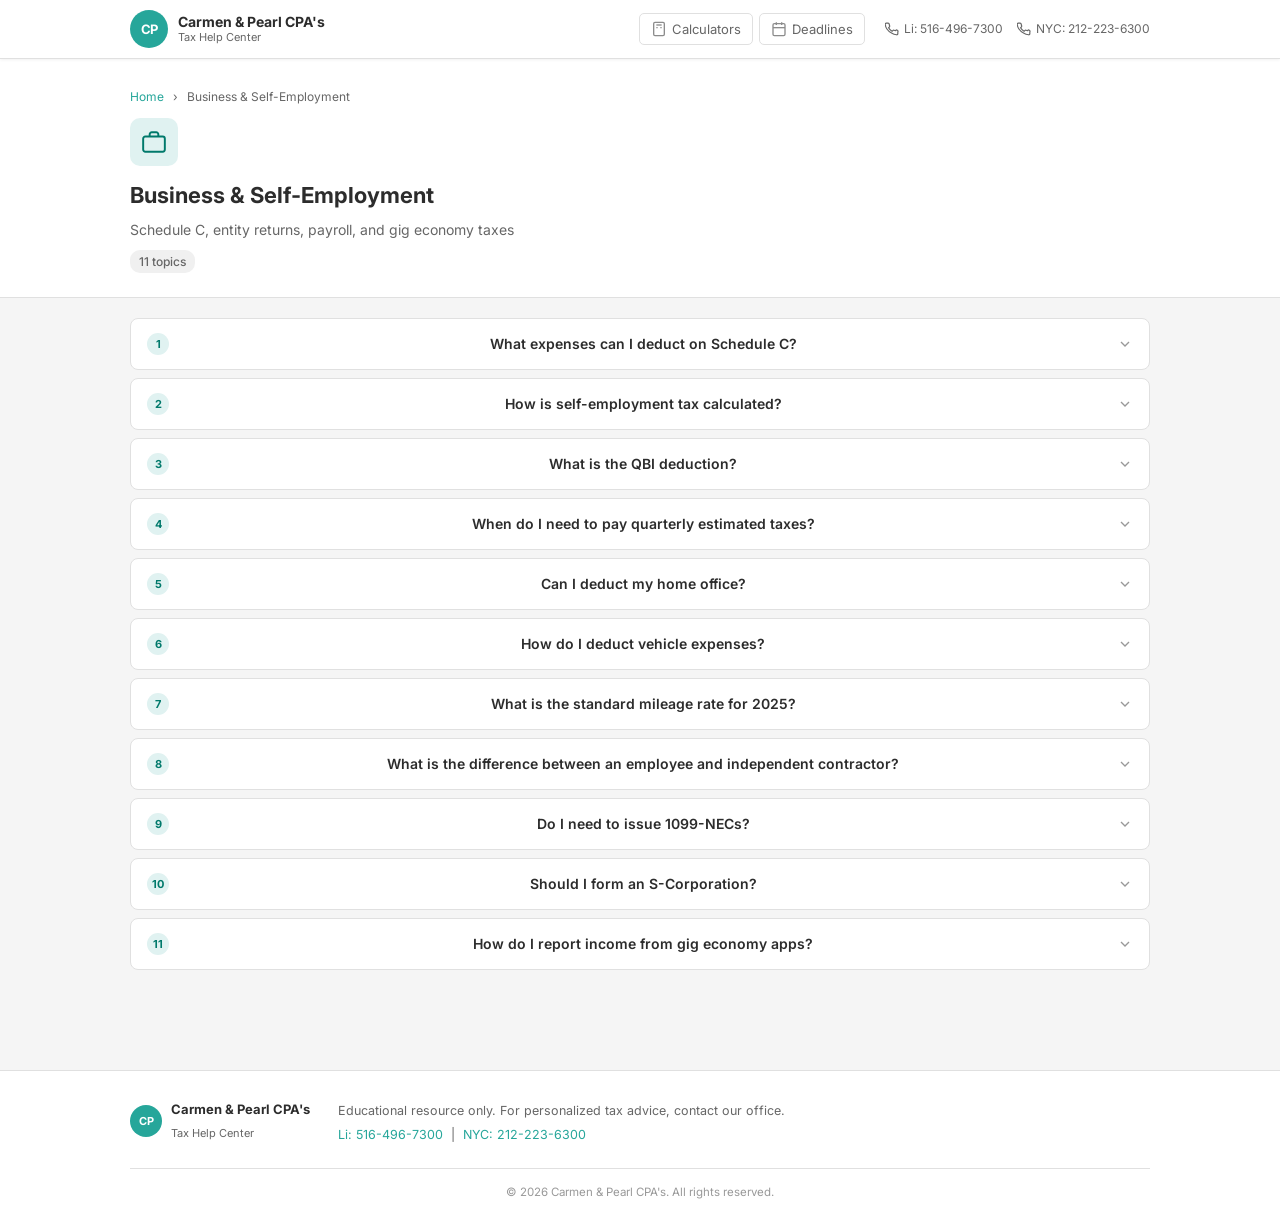
<file: topics/business.html>
<!DOCTYPE html>
<html lang="en">
<head>
  <meta charset="UTF-8">
  <meta name="viewport" content="width=device-width, initial-scale=1.0">
  <title>Business & Self-Employment | Carmen & Pearl CPA's</title>
  <link rel="preconnect" href="https://fonts.googleapis.com">
  <link href="https://fonts.googleapis.com/css2?family=Inter:ital,wght@0,400;0,500;0,600;0,700;1,400&display=swap" rel="stylesheet">
  <link rel="stylesheet" href="../css/styles.css">
</head>
<body>
  <header class="site-header">
    <div class="header-inner">
      <a href="../index.html" class="header-logo">
        <div class="logo-mark">CP</div>
        <div class="logo-text"><span class="logo-name">Carmen &amp; Pearl CPA's</span><span class="logo-tagline">Tax Help Center</span></div>
      </a>
      <nav class="header-nav">
        <a href="../calculators.html" class="nav-link"><svg width="16" height="16" viewBox="0 0 24 24" fill="none" stroke="currentColor" stroke-width="2"><rect x="4" y="2" width="16" height="20" rx="2"/><line x1="8" y1="6" x2="16" y2="6"/><line x1="8" y1="10" x2="10" y2="10"/><line x1="14" y1="10" x2="16" y2="10"/></svg> Calculators</a>
        <a href="../deadlines.html" class="nav-link"><svg width="16" height="16" viewBox="0 0 24 24" fill="none" stroke="currentColor" stroke-width="2"><rect x="3" y="4" width="18" height="18" rx="2"/><line x1="16" y1="2" x2="16" y2="6"/><line x1="8" y1="2" x2="8" y2="6"/><line x1="3" y1="10" x2="21" y2="10"/></svg> Deadlines</a>
      </nav>
      <div class="header-phones">
        <a href="tel:5164967300" class="phone-link"><svg width="14" height="14" viewBox="0 0 24 24" fill="none" stroke="currentColor" stroke-width="2"><path d="M22 16.92v3a2 2 0 01-2.18 2 19.79 19.79 0 01-8.63-3.07A19.5 19.5 0 013.32 12a19.79 19.79 0 01-3.07-8.67A2 2 0 012.23 2h3a2 2 0 012 1.72c.127.96.361 1.903.7 2.81a2 2 0 01-.45 2.11L6.09 9.91a16 16 0 006 6l1.27-1.27a2 2 0 012.11-.45c.907.339 1.85.573 2.81.7A2 2 0 0122 16.92z"/></svg> Li: 516-496-7300</a>
        <a href="tel:2122236300" class="phone-link"><svg width="14" height="14" viewBox="0 0 24 24" fill="none" stroke="currentColor" stroke-width="2"><path d="M22 16.92v3a2 2 0 01-2.18 2 19.79 19.79 0 01-8.63-3.07A19.5 19.5 0 013.32 12a19.79 19.79 0 01-3.07-8.67A2 2 0 012.23 2h3a2 2 0 012 1.72c.127.96.361 1.903.7 2.81a2 2 0 01-.45 2.11L6.09 9.91a16 16 0 006 6l1.27-1.27a2 2 0 012.11-.45c.907.339 1.85.573 2.81.7A2 2 0 0122 16.92z"/></svg> NYC: 212-223-6300</a>
      </div>
    </div>
  </header>

  <div class="page-hero">
    <div class="container">
      <div class="breadcrumb"><a href="../index.html">Home</a> <span>›</span> Business &amp; Self-Employment</div>
      <div class="page-hero-icon"><svg width="26" height="26" viewBox="0 0 24 24" fill="none" stroke="currentColor" stroke-width="1.8"><rect x="2" y="7" width="20" height="14" rx="2"/><path d="M16 7V5a2 2 0 00-2-2h-4a2 2 0 00-2 2v2"/></svg></div>
      <h1>Business &amp; Self-Employment</h1>
      <p>Schedule C, entity returns, payroll, and gig economy taxes</p>
      <div class="topic-meta"><span>11 topics</span></div>
    </div>
  </div>

  <main class="topics-list">
    <div class="container">

      <div class="accordion" id="schedule-c">
        <button class="accordion-btn"><span class="acc-num">1</span> What expenses can I deduct on Schedule C? <svg class="acc-chevron" width="16" height="16" viewBox="0 0 24 24" fill="none" stroke="currentColor" stroke-width="2"><polyline points="6 9 12 15 18 9"/></svg></button>
        <div class="accordion-body">
          <p>Schedule C (Profit or Loss from Business) allows deductions for ordinary and necessary business expenses, including:</p>
          <ul>
            <li><strong>Advertising &amp; marketing</strong> — website, business cards, ads</li>
            <li><strong>Vehicle expenses</strong> — mileage (67¢/mile for 2024) or actual costs</li>
            <li><strong>Home office</strong> — simplified ($5/sq ft, up to 300 sq ft) or actual expenses</li>
            <li><strong>Supplies &amp; materials</strong> consumed in your business</li>
            <li><strong>Professional fees</strong> — accountants, attorneys, consultants</li>
            <li><strong>Insurance</strong> — business liability, professional indemnity</li>
            <li><strong>Education &amp; training</strong> to maintain or improve current skills</li>
            <li><strong>Software &amp; subscriptions</strong> used for business</li>
            <li><strong>Section 179 / Bonus depreciation</strong> for equipment and qualified property</li>
            <li><strong>Health insurance premiums</strong> (deducted on Schedule 1 if self-employed)</li>
            <li><strong>Retirement plan contributions</strong> (SEP-IRA, Solo 401k)</li>
          </ul>
          <div class="note">Keep receipts and records for all deductions. The expense must be both ordinary (common in your field) and necessary (helpful and appropriate).</div>
        </div>
      </div>

      <div class="accordion" id="se-tax">
        <button class="accordion-btn"><span class="acc-num">2</span> How is self-employment tax calculated? <svg class="acc-chevron" width="16" height="16" viewBox="0 0 24 24" fill="none" stroke="currentColor" stroke-width="2"><polyline points="6 9 12 15 18 9"/></svg></button>
        <div class="accordion-body">
          <p>Self-employment (SE) tax covers Social Security and Medicare for self-employed individuals. Employees split these taxes with their employer; self-employed individuals pay both sides.</p>
          <ul>
            <li><strong>Rate:</strong> 15.3% on net self-employment income (12.4% Social Security + 2.9% Medicare)</li>
            <li><strong>SE income base:</strong> 92.35% of net profit (you deduct the "employer" half before calculating)</li>
            <li><strong>Social Security wage base (2025):</strong> $176,100 — only earnings up to this are subject to 12.4%</li>
            <li><strong>Medicare:</strong> 2.9% applies to all SE income; additional 0.9% if over $200,000 (single)</li>
            <li><strong>Deduction:</strong> You can deduct <em>half</em> of the SE tax above-the-line</li>
          </ul>
          <p>Use our <a href="../calculators.html#self-employment" style="color:var(--primary)">SE Tax Calculator</a> for a quick estimate.</p>
        </div>
      </div>

      <div class="accordion" id="qbi">
        <button class="accordion-btn"><span class="acc-num">3</span> What is the QBI deduction? <svg class="acc-chevron" width="16" height="16" viewBox="0 0 24 24" fill="none" stroke="currentColor" stroke-width="2"><polyline points="6 9 12 15 18 9"/></svg></button>
        <div class="accordion-body">
          <p>The <strong>Qualified Business Income (QBI) deduction</strong> (Section 199A) allows eligible self-employed individuals and pass-through business owners to deduct up to <strong>20% of qualified business income</strong>.</p>
          <ul>
            <li>Applies to sole proprietors, S-corps, partnerships, and some trusts</li>
            <li>Deduction cannot exceed 20% of (taxable income minus net capital gains)</li>
            <li>For incomes above $197,300 (single) / $394,600 (MFJ) in 2025, complex W-2 wage and property limitations apply</li>
            <li><strong>Specified Service Trades or Businesses (SSTBs)</strong> — health, law, consulting, financial services, performing arts — phase out at the same thresholds</li>
          </ul>
          <div class="note">This deduction is currently set to expire after 2025 unless Congress extends it. Contact our office to discuss planning before year-end.</div>
        </div>
      </div>

      <div class="accordion" id="estimated-payments">
        <button class="accordion-btn"><span class="acc-num">4</span> When do I need to pay quarterly estimated taxes? <svg class="acc-chevron" width="16" height="16" viewBox="0 0 24 24" fill="none" stroke="currentColor" stroke-width="2"><polyline points="6 9 12 15 18 9"/></svg></button>
        <div class="accordion-body">
          <p>You must pay estimated taxes if you expect to owe at least <strong>$1,000</strong> after subtracting withholding and credits. The 2026 payment schedule:</p>
          <ul>
            <li><strong>Q1 (Jan 1 – Mar 31):</strong> Due April 15, 2026</li>
            <li><strong>Q2 (Apr 1 – May 31):</strong> Due June 16, 2026</li>
            <li><strong>Q3 (Jun 1 – Aug 31):</strong> Due September 15, 2026</li>
            <li><strong>Q4 (Sep 1 – Dec 31):</strong> Due January 15, 2027</li>
          </ul>
          <p><strong>Safe harbor rules</strong> (avoid underpayment penalty): Pay at least 100% of prior year tax (110% if prior year AGI exceeded $150,000), OR 90% of current year tax.</p>
          <div class="note">Use Form 1040-ES to calculate and submit payments, or pay online at IRS Direct Pay (irs.gov/payments).</div>
        </div>
      </div>

      <div class="accordion" id="home-office">
        <button class="accordion-btn"><span class="acc-num">5</span> Can I deduct my home office? <svg class="acc-chevron" width="16" height="16" viewBox="0 0 24 24" fill="none" stroke="currentColor" stroke-width="2"><polyline points="6 9 12 15 18 9"/></svg></button>
        <div class="accordion-body">
          <p>Yes, if you use a portion of your home <strong>regularly and exclusively</strong> for business as your principal place of business (or to meet clients). Two methods:</p>
          <ul>
            <li><strong>Simplified method:</strong> $5 per square foot of business space, up to 300 sq ft (max $1,500 deduction). Easy, no depreciation recapture.</li>
            <li><strong>Regular (actual expense) method:</strong> Calculate the business-use percentage of your home (sq ft of office ÷ total sq ft) and apply to actual expenses: rent/mortgage interest, utilities, insurance, repairs, depreciation. More complex but potentially higher deduction.</li>
          </ul>
          <div class="note">W-2 employees working from home cannot claim the home office deduction — it was suspended for employees under the 2017 tax law.</div>
        </div>
      </div>

      <div class="accordion" id="vehicle">
        <button class="accordion-btn"><span class="acc-num">6</span> How do I deduct vehicle expenses? <svg class="acc-chevron" width="16" height="16" viewBox="0 0 24 24" fill="none" stroke="currentColor" stroke-width="2"><polyline points="6 9 12 15 18 9"/></svg></button>
        <div class="accordion-body">
          <p>Two methods for deducting business vehicle use:</p>
          <ul>
            <li><strong>Standard mileage rate:</strong> 67¢ per mile for 2024 business miles (rate is set annually by the IRS). Simple; multiply business miles by the rate.</li>
            <li><strong>Actual expense method:</strong> Deduct the business-use percentage of gas, insurance, repairs, registration, depreciation, and lease payments.</li>
          </ul>
          <p>You must choose the standard mileage method in the first year the vehicle is used for business if you want to use it in later years. Keep a <strong>mileage log</strong> with date, destination, business purpose, and miles for each trip.</p>
          <div class="note">Commuting miles (home to regular work location) are never deductible. Business miles are — e.g., driving to a client site or between business locations.</div>
        </div>
      </div>

      <div class="accordion" id="mileage-rate">
        <button class="accordion-btn"><span class="acc-num">7</span> What is the standard mileage rate for 2025? <svg class="acc-chevron" width="16" height="16" viewBox="0 0 24 24" fill="none" stroke="currentColor" stroke-width="2"><polyline points="6 9 12 15 18 9"/></svg></button>
        <div class="accordion-body">
          <p>The IRS standard mileage rates for 2025:</p>
          <ul>
            <li><strong>Business:</strong> 70¢ per mile (up from 67¢ in 2024)</li>
            <li><strong>Medical / moving (active military only):</strong> 21¢ per mile</li>
            <li><strong>Charitable:</strong> 14¢ per mile (set by statute, unchanged for years)</li>
          </ul>
          <p>Multiply your total business miles driven in 2025 by $0.70 to get your deduction using the standard rate.</p>
          <div class="note">Keep a contemporaneous mileage log. Apps like MileIQ or Everlance make this easy and provide audit-ready reports.</div>
        </div>
      </div>

      <div class="accordion" id="employee-contractor">
        <button class="accordion-btn"><span class="acc-num">8</span> What is the difference between an employee and independent contractor? <svg class="acc-chevron" width="16" height="16" viewBox="0 0 24 24" fill="none" stroke="currentColor" stroke-width="2"><polyline points="6 9 12 15 18 9"/></svg></button>
        <div class="accordion-body">
          <p>Classification affects taxes significantly. The IRS looks at three categories:</p>
          <ul>
            <li><strong>Behavioral control:</strong> Does the company control how, when, and where work is done?</li>
            <li><strong>Financial control:</strong> Can the worker profit or lose money? Do they have multiple clients? Do they provide their own tools?</li>
            <li><strong>Type of relationship:</strong> Is there a written contract? Are there employee benefits? Is the relationship permanent?</li>
          </ul>
          <p><strong>Employees</strong> receive W-2; employer withholds income tax, Social Security, Medicare. <strong>Independent contractors</strong> receive Form 1099-NEC; they pay SE tax and handle their own estimated payments.</p>
          <div class="note">Misclassifying employees as contractors is a major IRS audit trigger and can result in significant back taxes and penalties. When in doubt, call us.</div>
        </div>
      </div>

      <div class="accordion" id="1099">
        <button class="accordion-btn"><span class="acc-num">9</span> Do I need to issue 1099-NECs? <svg class="acc-chevron" width="16" height="16" viewBox="0 0 24 24" fill="none" stroke="currentColor" stroke-width="2"><polyline points="6 9 12 15 18 9"/></svg></button>
        <div class="accordion-body">
          <p>You must issue <strong>Form 1099-NEC</strong> to any non-employee individual or unincorporated business you paid <strong>$600 or more</strong> during the year for services in the course of your business.</p>
          <ul>
            <li><strong>Due date:</strong> January 31 (both to the recipient and to the IRS)</li>
            <li><strong>Exceptions:</strong> Payments to C-corps and S-corps generally don't require a 1099-NEC (with a few exceptions like attorneys)</li>
            <li><strong>Required info:</strong> Collect Form W-9 from vendors before paying — it captures their name, address, and TIN</li>
            <li><strong>Penalties</strong> for failing to file: $60–$630 per form depending on how late</li>
          </ul>
          <div class="note">Also watch for Form 1099-K if you accept payments through PayPal, Venmo, Square, or credit cards. The $600 threshold was being phased in — confirm current IRS guidance.</div>
        </div>
      </div>

      <div class="accordion" id="s-corp">
        <button class="accordion-btn"><span class="acc-num">10</span> Should I form an S-Corporation? <svg class="acc-chevron" width="16" height="16" viewBox="0 0 24 24" fill="none" stroke="currentColor" stroke-width="2"><polyline points="6 9 12 15 18 9"/></svg></button>
        <div class="accordion-body">
          <p>Converting a sole proprietorship or single-member LLC to an S-Corp can reduce self-employment taxes once net profit exceeds roughly $40,000–$50,000/year. How it works:</p>
          <ul>
            <li>The owner pays themselves a <strong>reasonable salary</strong> (subject to payroll taxes)</li>
            <li>Remaining profit is distributed as dividends (not subject to SE tax)</li>
            <li>Example: $100,000 profit, $60,000 salary → SE tax only on $60,000 instead of $100,000 → saves ~$6,000</li>
          </ul>
          <p><strong>Costs to consider:</strong> Payroll setup and processing, annual S-Corp tax return (Form 1120-S), state filing fees, higher accounting costs. These often run $2,000–$4,000/year.</p>
          <div class="note">S-Corp elections must be made by March 15 (for calendar-year S-Corps) to be effective for the current tax year. Call us to run the numbers for your situation.</div>
        </div>
      </div>

      <div class="accordion" id="gig-economy">
        <button class="accordion-btn"><span class="acc-num">11</span> How do I report income from gig economy apps? <svg class="acc-chevron" width="16" height="16" viewBox="0 0 24 24" fill="none" stroke="currentColor" stroke-width="2"><polyline points="6 9 12 15 18 9"/></svg></button>
        <div class="accordion-body">
          <p>All gig income is taxable — regardless of whether you receive a Form 1099. Common platforms and what to expect:</p>
          <ul>
            <li><strong>Rideshare (Uber, Lyft):</strong> 1099-K for rides + 1099-NEC for incentives. Deduct mileage, phone, water for passengers.</li>
            <li><strong>Delivery (DoorDash, Instacart, Amazon Flex):</strong> 1099-NEC or 1099-K. Deduct mileage, insulated bags, phone.</li>
            <li><strong>Rental (Airbnb, VRBO):</strong> 1099-K for amounts over thresholds. May be on Schedule E (passive) or Schedule C depending on services provided.</li>
            <li><strong>Freelance/consulting (Upwork, Fiverr):</strong> 1099-NEC if over $600. Report on Schedule C.</li>
          </ul>
          <p>All gig income flows to <strong>Schedule C</strong> and is subject to both income tax and self-employment tax. Pay quarterly estimated taxes to avoid penalties.</p>
        </div>
      </div>

    </div>
  </main>

  <footer class="site-footer">
    <div class="container">
      <div class="footer-inner">
        <div class="footer-logo"><div class="logo-mark small">CP</div><div><strong>Carmen &amp; Pearl CPA's</strong><span>Tax Help Center</span></div></div>
        <div class="footer-info"><p>Educational resource only. For personalized tax advice, contact our office.</p><p><a href="tel:5164967300">Li: 516-496-7300</a> &nbsp;|&nbsp; <a href="tel:2122236300">NYC: 212-223-6300</a></p></div>
      </div>
      <div class="footer-bottom"><p>© 2026 Carmen &amp; Pearl CPA's. All rights reserved.</p></div>
    </div>
  </footer>
  <script src="../js/main.js"></script>
</body>
</html>
</file>
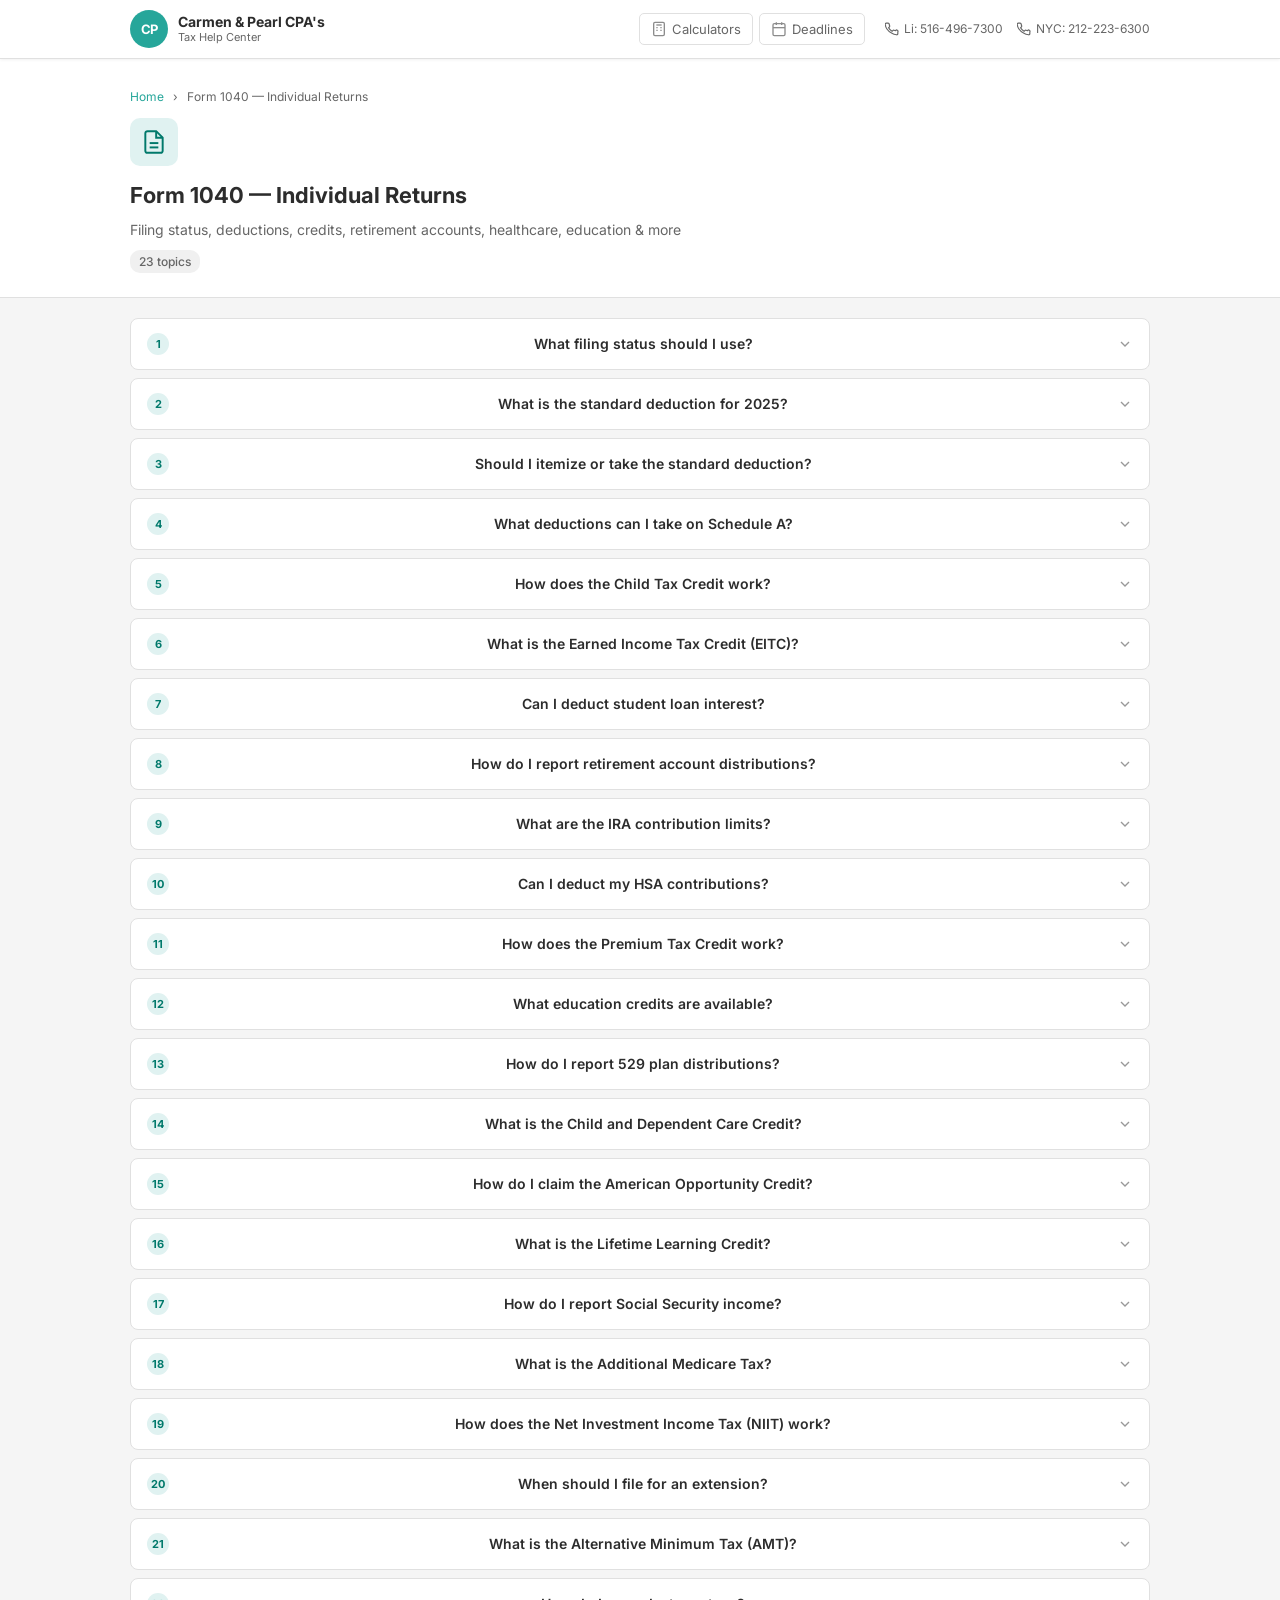
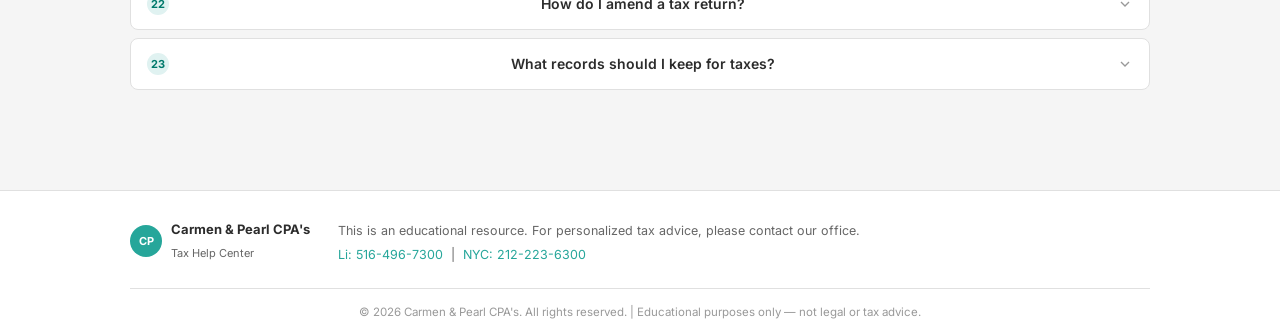
<file: topics/form-1040.html>
<!DOCTYPE html>
<html lang="en">
<head>
  <meta charset="UTF-8">
  <meta name="viewport" content="width=device-width, initial-scale=1.0">
  <title>Form 1040 — Individual Returns | Carmen & Pearl CPA's</title>
  <link rel="preconnect" href="https://fonts.googleapis.com">
  <link href="https://fonts.googleapis.com/css2?family=Inter:ital,wght@0,400;0,500;0,600;0,700;1,400&display=swap" rel="stylesheet">
  <link rel="stylesheet" href="../css/styles.css">
</head>
<body>
  <header class="site-header">
    <div class="header-inner">
      <a href="../index.html" class="header-logo">
        <div class="logo-mark">CP</div>
        <div class="logo-text"><span class="logo-name">Carmen &amp; Pearl CPA's</span><span class="logo-tagline">Tax Help Center</span></div>
      </a>
      <nav class="header-nav">
        <a href="../calculators.html" class="nav-link"><svg width="16" height="16" viewBox="0 0 24 24" fill="none" stroke="currentColor" stroke-width="2"><rect x="4" y="2" width="16" height="20" rx="2"/><line x1="8" y1="6" x2="16" y2="6"/><line x1="8" y1="10" x2="10" y2="10"/><line x1="14" y1="10" x2="16" y2="10"/><line x1="8" y1="14" x2="10" y2="14"/><line x1="14" y1="14" x2="16" y2="14"/></svg> Calculators</a>
        <a href="../deadlines.html" class="nav-link"><svg width="16" height="16" viewBox="0 0 24 24" fill="none" stroke="currentColor" stroke-width="2"><rect x="3" y="4" width="18" height="18" rx="2"/><line x1="16" y1="2" x2="16" y2="6"/><line x1="8" y1="2" x2="8" y2="6"/><line x1="3" y1="10" x2="21" y2="10"/></svg> Deadlines</a>
      </nav>
      <div class="header-phones">
        <a href="tel:5164967300" class="phone-link"><svg width="14" height="14" viewBox="0 0 24 24" fill="none" stroke="currentColor" stroke-width="2"><path d="M22 16.92v3a2 2 0 01-2.18 2 19.79 19.79 0 01-8.63-3.07A19.5 19.5 0 013.32 12a19.79 19.79 0 01-3.07-8.67A2 2 0 012.23 2h3a2 2 0 012 1.72c.127.96.361 1.903.7 2.81a2 2 0 01-.45 2.11L6.09 9.91a16 16 0 006 6l1.27-1.27a2 2 0 012.11-.45c.907.339 1.85.573 2.81.7A2 2 0 0122 16.92z"/></svg> Li: 516-496-7300</a>
        <a href="tel:2122236300" class="phone-link"><svg width="14" height="14" viewBox="0 0 24 24" fill="none" stroke="currentColor" stroke-width="2"><path d="M22 16.92v3a2 2 0 01-2.18 2 19.79 19.79 0 01-8.63-3.07A19.5 19.5 0 013.32 12a19.79 19.79 0 01-3.07-8.67A2 2 0 012.23 2h3a2 2 0 012 1.72c.127.96.361 1.903.7 2.81a2 2 0 01-.45 2.11L6.09 9.91a16 16 0 006 6l1.27-1.27a2 2 0 012.11-.45c.907.339 1.85.573 2.81.7A2 2 0 0122 16.92z"/></svg> NYC: 212-223-6300</a>
      </div>
    </div>
  </header>

  <div class="page-hero">
    <div class="container">
      <div class="breadcrumb"><a href="../index.html">Home</a> <span>›</span> Form 1040 — Individual Returns</div>
      <div class="page-hero-icon"><svg width="26" height="26" viewBox="0 0 24 24" fill="none" stroke="currentColor" stroke-width="1.8"><path d="M14 2H6a2 2 0 00-2 2v16a2 2 0 002 2h12a2 2 0 002-2V8z"/><polyline points="14 2 14 8 20 8"/><line x1="16" y1="13" x2="8" y2="13"/><line x1="16" y1="17" x2="8" y2="17"/></svg></div>
      <h1>Form 1040 — Individual Returns</h1>
      <p>Filing status, deductions, credits, retirement accounts, healthcare, education &amp; more</p>
      <div class="topic-meta"><span>23 topics</span></div>
    </div>
  </div>

  <main class="topics-list">
    <div class="container">

      <div class="accordion" id="filing-status">
        <button class="accordion-btn"><span class="acc-num">1</span> What filing status should I use? <svg class="acc-chevron" width="16" height="16" viewBox="0 0 24 24" fill="none" stroke="currentColor" stroke-width="2"><polyline points="6 9 12 15 18 9"/></svg></button>
        <div class="accordion-body">
          <p>Your filing status depends on your marital and family situation on December 31 of the tax year. There are five options:</p>
          <ul>
            <li><strong>Single</strong> — Unmarried, divorced, or legally separated.</li>
            <li><strong>Married Filing Jointly (MFJ)</strong> — Generally the most beneficial for married couples; combines income and deductions.</li>
            <li><strong>Married Filing Separately (MFS)</strong> — Sometimes advantageous if one spouse has high medical or miscellaneous expenses, or for legal reasons. Many credits phase out faster.</li>
            <li><strong>Head of Household (HOH)</strong> — Unmarried and paid more than half the cost of keeping up a home for a qualifying person. Offers higher deductions and lower rates than Single.</li>
            <li><strong>Qualifying Surviving Spouse</strong> — If your spouse died in the prior 2 years and you have a dependent child, you can use MFJ rates for 2 years after death.</li>
          </ul>
          <div class="note">Tip: If you're unsure, MFJ usually results in the lowest tax for married couples. We can run a comparison for you — call our office.</div>
        </div>
      </div>

      <div class="accordion" id="standard-deduction">
        <button class="accordion-btn"><span class="acc-num">2</span> What is the standard deduction for 2025? <svg class="acc-chevron" width="16" height="16" viewBox="0 0 24 24" fill="none" stroke="currentColor" stroke-width="2"><polyline points="6 9 12 15 18 9"/></svg></button>
        <div class="accordion-body">
          <p>For tax year 2025, the standard deduction amounts are:</p>
          <ul>
            <li><strong>Single / Married Filing Separately:</strong> $15,000</li>
            <li><strong>Married Filing Jointly / Qualifying Surviving Spouse:</strong> $30,000</li>
            <li><strong>Head of Household:</strong> $22,500</li>
          </ul>
          <p><strong>Additional amounts</strong> if you are 65 or older or legally blind: +$1,600 (single/HOH) or +$1,300 (MFJ) per qualifying condition.</p>
          <div class="note">The standard deduction automatically reduces your taxable income. About 90% of taxpayers use it rather than itemizing.</div>
        </div>
      </div>

      <div class="accordion" id="itemize">
        <button class="accordion-btn"><span class="acc-num">3</span> Should I itemize or take the standard deduction? <svg class="acc-chevron" width="16" height="16" viewBox="0 0 24 24" fill="none" stroke="currentColor" stroke-width="2"><polyline points="6 9 12 15 18 9"/></svg></button>
        <div class="accordion-body">
          <p>Itemize only if your total Schedule A deductions exceed your standard deduction. Common itemized deductions include:</p>
          <ul>
            <li>Mortgage interest on up to $750,000 of acquisition debt</li>
            <li>State and local taxes (SALT) — capped at $10,000 ($5,000 MFS)</li>
            <li>Charitable contributions to qualifying organizations</li>
            <li>Medical expenses exceeding 7.5% of AGI</li>
            <li>Casualty losses from federally declared disasters</li>
          </ul>
          <p>Since the 2017 Tax Cuts and Jobs Act nearly doubled the standard deduction, most taxpayers — especially those without large mortgages or high SALT — benefit from the standard deduction.</p>
          <div class="note">Homeowners with big mortgages, high property taxes, or large charitable contributions are the most likely candidates for itemizing.</div>
        </div>
      </div>

      <div class="accordion" id="schedule-a">
        <button class="accordion-btn"><span class="acc-num">4</span> What deductions can I take on Schedule A? <svg class="acc-chevron" width="16" height="16" viewBox="0 0 24 24" fill="none" stroke="currentColor" stroke-width="2"><polyline points="6 9 12 15 18 9"/></svg></button>
        <div class="accordion-body">
          <p>Schedule A covers the following itemized deductions:</p>
          <ul>
            <li><strong>Medical &amp; Dental Expenses:</strong> Amount exceeding 7.5% of your AGI</li>
            <li><strong>State &amp; Local Taxes (SALT):</strong> Income or sales tax + property taxes, capped at $10,000</li>
            <li><strong>Mortgage Interest:</strong> On up to $750,000 of qualified home loans (up to two homes)</li>
            <li><strong>Charitable Contributions:</strong> Cash up to 60% of AGI; appreciated property up to 30%</li>
            <li><strong>Casualty &amp; Theft Losses:</strong> Only for federally declared disaster areas</li>
          </ul>
        </div>
      </div>

      <div class="accordion" id="child-tax-credit">
        <button class="accordion-btn"><span class="acc-num">5</span> How does the Child Tax Credit work? <svg class="acc-chevron" width="16" height="16" viewBox="0 0 24 24" fill="none" stroke="currentColor" stroke-width="2"><polyline points="6 9 12 15 18 9"/></svg></button>
        <div class="accordion-body">
          <p>The Child Tax Credit (CTC) provides up to <strong>$2,000 per qualifying child</strong> under age 17. Key rules:</p>
          <ul>
            <li>Child must have a valid Social Security number</li>
            <li>Must live with you for more than half the year</li>
            <li>Up to <strong>$1,700 is refundable</strong> (Additional Child Tax Credit) even if you owe no tax</li>
            <li>Phases out at $200,000 AGI (single) / $400,000 AGI (MFJ) — reduces by $50 per $1,000 over the threshold</li>
          </ul>
          <div class="note">There is also a $500 non-refundable credit for other dependents who don't qualify for the full CTC (e.g., older children, elderly parents).</div>
        </div>
      </div>

      <div class="accordion" id="eitc">
        <button class="accordion-btn"><span class="acc-num">6</span> What is the Earned Income Tax Credit (EITC)? <svg class="acc-chevron" width="16" height="16" viewBox="0 0 24 24" fill="none" stroke="currentColor" stroke-width="2"><polyline points="6 9 12 15 18 9"/></svg></button>
        <div class="accordion-body">
          <p>The EITC is a <strong>refundable credit</strong> for low-to-moderate income workers. For 2025, maximum credit amounts:</p>
          <ul>
            <li>No qualifying children: up to $632</li>
            <li>One child: up to $4,213</li>
            <li>Two children: up to $6,960</li>
            <li>Three or more children: up to $7,830</li>
          </ul>
          <p>You must have <strong>earned income</strong> (wages or self-employment). Investment income must be under $11,600. Income limits vary by filing status and number of children.</p>
        </div>
      </div>

      <div class="accordion" id="student-loan">
        <button class="accordion-btn"><span class="acc-num">7</span> Can I deduct student loan interest? <svg class="acc-chevron" width="16" height="16" viewBox="0 0 24 24" fill="none" stroke="currentColor" stroke-width="2"><polyline points="6 9 12 15 18 9"/></svg></button>
        <div class="accordion-body">
          <p>Yes — you can deduct up to <strong>$2,500</strong> of student loan interest as an above-the-line deduction (no itemizing required).</p>
          <ul>
            <li>Phases out for single filers with MAGI $75,000–$90,000</li>
            <li>Phases out for MFJ filers with MAGI $155,000–$185,000</li>
            <li>Not available if MFS or if you can be claimed as a dependent</li>
            <li>Interest must be on a qualified student loan for higher education</li>
          </ul>
          <p>Your lender will send Form 1098-E showing the interest paid.</p>
        </div>
      </div>

      <div class="accordion" id="retirement-distributions">
        <button class="accordion-btn"><span class="acc-num">8</span> How do I report retirement account distributions? <svg class="acc-chevron" width="16" height="16" viewBox="0 0 24 24" fill="none" stroke="currentColor" stroke-width="2"><polyline points="6 9 12 15 18 9"/></svg></button>
        <div class="accordion-body">
          <p>You'll receive <strong>Form 1099-R</strong> for distributions from traditional IRAs, 401(k)s, pensions, and other retirement accounts.</p>
          <ul>
            <li><strong>Traditional IRA / 401(k):</strong> Taxable as ordinary income</li>
            <li><strong>Roth IRA:</strong> Tax-free if you're 59½+ and the account is 5+ years old</li>
            <li><strong>Early withdrawal (under 59½):</strong> Subject to 10% penalty plus regular income tax (exceptions apply for disability, first-time home purchase, substantially equal payments, and others)</li>
            <li><strong>Required Minimum Distributions (RMDs):</strong> Must begin at age 73; failure to take results in 25% excise tax on the shortfall</li>
          </ul>
        </div>
      </div>

      <div class="accordion" id="ira-limits">
        <button class="accordion-btn"><span class="acc-num">9</span> What are the IRA contribution limits? <svg class="acc-chevron" width="16" height="16" viewBox="0 0 24 24" fill="none" stroke="currentColor" stroke-width="2"><polyline points="6 9 12 15 18 9"/></svg></button>
        <div class="accordion-body">
          <p>For tax year 2025:</p>
          <ul>
            <li><strong>Annual IRA limit:</strong> $7,000 ($8,000 if age 50 or older)</li>
            <li><strong>Roth IRA income phase-out (single):</strong> $150,000–$165,000 MAGI</li>
            <li><strong>Roth IRA income phase-out (MFJ):</strong> $236,000–$246,000 MAGI</li>
            <li><strong>Traditional IRA deductibility:</strong> Fully deductible if no workplace plan. If you have a plan, phase-out starts at $79,000 (single) / $126,000 (MFJ)</li>
          </ul>
          <div class="note">Deadline: You have until April 15, 2026 to make 2025 IRA contributions.</div>
        </div>
      </div>

      <div class="accordion" id="hsa">
        <button class="accordion-btn"><span class="acc-num">10</span> Can I deduct my HSA contributions? <svg class="acc-chevron" width="16" height="16" viewBox="0 0 24 24" fill="none" stroke="currentColor" stroke-width="2"><polyline points="6 9 12 15 18 9"/></svg></button>
        <div class="accordion-body">
          <p>Yes — HSA contributions are deductible above-the-line (no itemizing required). For 2025:</p>
          <ul>
            <li><strong>Self-only HDHP coverage:</strong> $4,300 contribution limit</li>
            <li><strong>Family HDHP coverage:</strong> $8,550 contribution limit</li>
            <li><strong>Catch-up (age 55+):</strong> Additional $1,000</li>
          </ul>
          <p>You must be enrolled in a <strong>High-Deductible Health Plan (HDHP)</strong> to contribute. HSAs offer a triple tax advantage: contributions are deductible, growth is tax-free, and withdrawals for qualified medical expenses are tax-free.</p>
        </div>
      </div>

      <div class="accordion" id="premium-tax-credit">
        <button class="accordion-btn"><span class="acc-num">11</span> How does the Premium Tax Credit work? <svg class="acc-chevron" width="16" height="16" viewBox="0 0 24 24" fill="none" stroke="currentColor" stroke-width="2"><polyline points="6 9 12 15 18 9"/></svg></button>
        <div class="accordion-body">
          <p>If you purchased health insurance through the Marketplace (healthcare.gov) and your income is <strong>100%–400% of the Federal Poverty Level</strong> (or above if the enhancement is extended), you may qualify for the Premium Tax Credit (PTC).</p>
          <ul>
            <li>Can be taken in advance to lower monthly premiums (APTC)</li>
            <li>Reconciled on Form 8962 when you file</li>
            <li>If advance credits exceed your actual PTC, you must repay the difference (subject to caps)</li>
            <li>If your actual PTC exceeds advance payments, you get the difference as a refund or credit</li>
          </ul>
          <div class="note">Report any changes in income or family size to healthcare.gov during the year to keep advance payments accurate.</div>
        </div>
      </div>

      <div class="accordion" id="education-credits">
        <button class="accordion-btn"><span class="acc-num">12</span> What education credits are available? <svg class="acc-chevron" width="16" height="16" viewBox="0 0 24 24" fill="none" stroke="currentColor" stroke-width="2"><polyline points="6 9 12 15 18 9"/></svg></button>
        <div class="accordion-body">
          <p>Two main education credits — you can only claim one per eligible student per year:</p>
          <ul>
            <li><strong>American Opportunity Credit (AOC):</strong> Up to $2,500/year for the first 4 years of college. 40% refundable. Income phase-out: $80,000–$90,000 single / $160,000–$180,000 MFJ.</li>
            <li><strong>Lifetime Learning Credit (LLC):</strong> Up to $2,000/year (20% of first $10,000 expenses) for any post-secondary education or job-skills courses. Not refundable. Same phase-out ranges as AOC.</li>
          </ul>
          <p>Both require Form 1098-T from the educational institution. Cannot be claimed if you use tax-free 529 distributions for the same expenses.</p>
        </div>
      </div>

      <div class="accordion" id="529-plan">
        <button class="accordion-btn"><span class="acc-num">13</span> How do I report 529 plan distributions? <svg class="acc-chevron" width="16" height="16" viewBox="0 0 24 24" fill="none" stroke="currentColor" stroke-width="2"><polyline points="6 9 12 15 18 9"/></svg></button>
        <div class="accordion-body">
          <p>529 plan distributions are reported to you on <strong>Form 1099-Q</strong>. You (or the designated beneficiary) receive this form.</p>
          <ul>
            <li><strong>Qualified distributions</strong> (tuition, fees, books, room &amp; board, required supplies) are <strong>completely tax-free</strong></li>
            <li><strong>K-12 tuition</strong> up to $10,000/year also qualifies</li>
            <li><strong>Non-qualified distributions</strong>: earnings portion is taxable + 10% penalty</li>
            <li><strong>Rollovers to Roth IRA:</strong> Under SECURE 2.0, after 15 years you can roll up to $35,000 lifetime into a Roth IRA for the beneficiary</li>
          </ul>
        </div>
      </div>

      <div class="accordion" id="dependent-care">
        <button class="accordion-btn"><span class="acc-num">14</span> What is the Child and Dependent Care Credit? <svg class="acc-chevron" width="16" height="16" viewBox="0 0 24 24" fill="none" stroke="currentColor" stroke-width="2"><polyline points="6 9 12 15 18 9"/></svg></button>
        <div class="accordion-body">
          <p>This non-refundable credit covers expenses paid so you (and your spouse if MFJ) can work or look for work. You can claim <strong>20%–35%</strong> of qualifying expenses:</p>
          <ul>
            <li>Up to $3,000 for one qualifying child/dependent</li>
            <li>Up to $6,000 for two or more</li>
            <li>Qualifying persons: children under 13, disabled spouse, or disabled dependent</li>
          </ul>
          <p>Use Form 2441. You must include the care provider's name, address, and Taxpayer ID number.</p>
        </div>
      </div>

      <div class="accordion" id="aoc">
        <button class="accordion-btn"><span class="acc-num">15</span> How do I claim the American Opportunity Credit? <svg class="acc-chevron" width="16" height="16" viewBox="0 0 24 24" fill="none" stroke="currentColor" stroke-width="2"><polyline points="6 9 12 15 18 9"/></svg></button>
        <div class="accordion-body">
          <p>Claim on <strong>Form 8863</strong>. Requirements:</p>
          <ul>
            <li>Student must be enrolled at least half-time in the first 4 years of higher education</li>
            <li>Maximum credit: $2,500 (100% of first $2,000 + 25% of next $2,000 in qualifying expenses)</li>
            <li>40% is refundable (up to $1,000)</li>
            <li>Must have Form 1098-T from the school</li>
            <li>Student must not have a felony drug conviction</li>
            <li>Cannot be claimed more than 4 tax years for the same student</li>
          </ul>
        </div>
      </div>

      <div class="accordion" id="llc">
        <button class="accordion-btn"><span class="acc-num">16</span> What is the Lifetime Learning Credit? <svg class="acc-chevron" width="16" height="16" viewBox="0 0 24 24" fill="none" stroke="currentColor" stroke-width="2"><polyline points="6 9 12 15 18 9"/></svg></button>
        <div class="accordion-body">
          <p>The Lifetime Learning Credit offers up to <strong>$2,000 per tax return</strong> (not per student) — 20% of the first $10,000 in qualifying tuition and fees.</p>
          <ul>
            <li>No limit on number of years it can be claimed</li>
            <li>Covers any level of post-secondary education (undergraduate, graduate, professional)</li>
            <li>Also covers courses to improve job skills — student doesn't need to be pursuing a degree</li>
            <li>Non-refundable (can reduce tax to zero but not below)</li>
            <li>Phase-out: $80,000–$90,000 single / $160,000–$180,000 MFJ</li>
          </ul>
        </div>
      </div>

      <div class="accordion" id="social-security">
        <button class="accordion-btn"><span class="acc-num">17</span> How do I report Social Security income? <svg class="acc-chevron" width="16" height="16" viewBox="0 0 24 24" fill="none" stroke="currentColor" stroke-width="2"><polyline points="6 9 12 15 18 9"/></svg></button>
        <div class="accordion-body">
          <p>You'll receive <strong>Form SSA-1099</strong>. The taxable portion depends on your "combined income" (AGI + non-taxable interest + 50% of Social Security benefits):</p>
          <ul>
            <li><strong>Under $25,000 (single) / $32,000 (MFJ):</strong> 0% taxable</li>
            <li><strong>$25,000–$34,000 (single) / $32,000–$44,000 (MFJ):</strong> Up to 50% taxable</li>
            <li><strong>Over $34,000 (single) / $44,000 (MFJ):</strong> Up to 85% taxable</li>
          </ul>
          <p>Note: You don't pay Social Security taxes on Social Security benefits — this is about federal income tax on those benefits.</p>
        </div>
      </div>

      <div class="accordion" id="additional-medicare">
        <button class="accordion-btn"><span class="acc-num">18</span> What is the Additional Medicare Tax? <svg class="acc-chevron" width="16" height="16" viewBox="0 0 24 24" fill="none" stroke="currentColor" stroke-width="2"><polyline points="6 9 12 15 18 9"/></svg></button>
        <div class="accordion-body">
          <p>An additional <strong>0.9% Medicare tax</strong> applies to wages, salaries, and self-employment income above:</p>
          <ul>
            <li>$200,000 for single filers / heads of household</li>
            <li>$250,000 for married filing jointly</li>
            <li>$125,000 for married filing separately</li>
          </ul>
          <p>Your employer withholds once your wages from that employer exceed $200,000, regardless of filing status. If there's a discrepancy (e.g., two jobs or MFJ spouses), you reconcile on <strong>Form 8959</strong>.</p>
        </div>
      </div>

      <div class="accordion" id="niit">
        <button class="accordion-btn"><span class="acc-num">19</span> How does the Net Investment Income Tax (NIIT) work? <svg class="acc-chevron" width="16" height="16" viewBox="0 0 24 24" fill="none" stroke="currentColor" stroke-width="2"><polyline points="6 9 12 15 18 9"/></svg></button>
        <div class="accordion-body">
          <p>A <strong>3.8% surtax</strong> on the lesser of: (1) net investment income, or (2) the amount your MAGI exceeds the threshold.</p>
          <ul>
            <li>Threshold: $200,000 (single) / $250,000 (MFJ) / $125,000 (MFS)</li>
            <li>Net investment income includes: dividends, interest, capital gains, rental income, passive activity income, royalties</li>
            <li>Does NOT include wages, self-employment income, Social Security, retirement distributions, or income from active businesses</li>
          </ul>
          <p>Calculated on <strong>Form 8960</strong>.</p>
        </div>
      </div>

      <div class="accordion" id="extension">
        <button class="accordion-btn"><span class="acc-num">20</span> When should I file for an extension? <svg class="acc-chevron" width="16" height="16" viewBox="0 0 24 24" fill="none" stroke="currentColor" stroke-width="2"><polyline points="6 9 12 15 18 9"/></svg></button>
        <div class="accordion-body">
          <p>File <strong>Form 4868</strong> by April 15 to get an automatic 6-month extension to <strong>October 15</strong>.</p>
          <p><strong>Important:</strong> An extension gives you more time to <em>file</em>, NOT more time to <em>pay</em>. If you owe taxes:</p>
          <ul>
            <li>Estimate and pay any balance due by April 15 to avoid failure-to-pay penalties (0.5% per month) and interest</li>
            <li>Failure-to-file penalty is steeper (5% per month, up to 25%) than failure-to-pay penalty</li>
          </ul>
          <div class="note">Filing an extension is free and automatic when filed on time. There's no "good reason" required — just file the form.</div>
        </div>
      </div>

      <div class="accordion" id="amt">
        <button class="accordion-btn"><span class="acc-num">21</span> What is the Alternative Minimum Tax (AMT)? <svg class="acc-chevron" width="16" height="16" viewBox="0 0 24 24" fill="none" stroke="currentColor" stroke-width="2"><polyline points="6 9 12 15 18 9"/></svg></button>
        <div class="accordion-body">
          <p>The AMT is a parallel tax system that runs alongside the regular income tax. You pay whichever is higher. For 2025:</p>
          <ul>
            <li><strong>AMT exemption:</strong> $88,100 (single) / $137,000 (MFJ)</li>
            <li><strong>Phase-out of exemption begins:</strong> $626,350 (single) / $1,252,700 (MFJ)</li>
            <li><strong>AMT rates:</strong> 26% on first $232,600 of AMTI; 28% above</li>
          </ul>
          <p>Common AMT triggers: exercising incentive stock options (ISOs), large SALT deductions, accelerated depreciation, and high miscellaneous deductions. Calculated on <strong>Form 6251</strong>.</p>
        </div>
      </div>

      <div class="accordion" id="amend">
        <button class="accordion-btn"><span class="acc-num">22</span> How do I amend a tax return? <svg class="acc-chevron" width="16" height="16" viewBox="0 0 24 24" fill="none" stroke="currentColor" stroke-width="2"><polyline points="6 9 12 15 18 9"/></svg></button>
        <div class="accordion-body">
          <p>File <strong>Form 1040-X</strong> to correct a previously filed return. Key deadlines:</p>
          <ul>
            <li>Generally <strong>3 years</strong> from the original filing date (or 2 years from date paid, whichever is later) to claim a refund</li>
            <li>No deadline to file an amended return to pay additional tax (though interest and penalties accrue)</li>
            <li>Amended returns for tax years 2021 and later can be e-filed</li>
            <li>Earlier years must be paper-filed</li>
          </ul>
          <p>Include all changed forms and schedules. Explain the changes in Part III of Form 1040-X.</p>
        </div>
      </div>

      <div class="accordion" id="recordkeeping">
        <button class="accordion-btn"><span class="acc-num">23</span> What records should I keep for taxes? <svg class="acc-chevron" width="16" height="16" viewBox="0 0 24 24" fill="none" stroke="currentColor" stroke-width="2"><polyline points="6 9 12 15 18 9"/></svg></button>
        <div class="accordion-body">
          <p>Keep supporting documents for at least:</p>
          <ul>
            <li><strong>3 years</strong> from the filing date — the IRS general audit window</li>
            <li><strong>6 years</strong> if you underreported income by more than 25%</li>
            <li><strong>7 years</strong> if you claimed a loss from worthless securities or bad debt</li>
            <li><strong>Indefinitely</strong> if you didn't file, or filed a fraudulent return</li>
          </ul>
          <p>Essential documents to retain: W-2s, 1099s, charitable receipts, investment purchase records (to calculate cost basis), home purchase and improvement records, business expense receipts, IRA basis records (Form 8606).</p>
          <div class="note">Keep home purchase and improvement records for as long as you own the home plus the retention period, as they affect your gain calculation when you sell.</div>
        </div>
      </div>

    </div>
  </main>

  <footer class="site-footer">
    <div class="container">
      <div class="footer-inner">
        <div class="footer-logo"><div class="logo-mark small">CP</div><div><strong>Carmen &amp; Pearl CPA's</strong><span>Tax Help Center</span></div></div>
        <div class="footer-info"><p>This is an educational resource. For personalized tax advice, please contact our office.</p><p><a href="tel:5164967300">Li: 516-496-7300</a> &nbsp;|&nbsp; <a href="tel:2122236300">NYC: 212-223-6300</a></p></div>
      </div>
      <div class="footer-bottom"><p>© 2026 Carmen &amp; Pearl CPA's. All rights reserved. | Educational purposes only — not legal or tax advice.</p></div>
    </div>
  </footer>
  <script src="../js/main.js"></script>
</body>
</html>
</file>
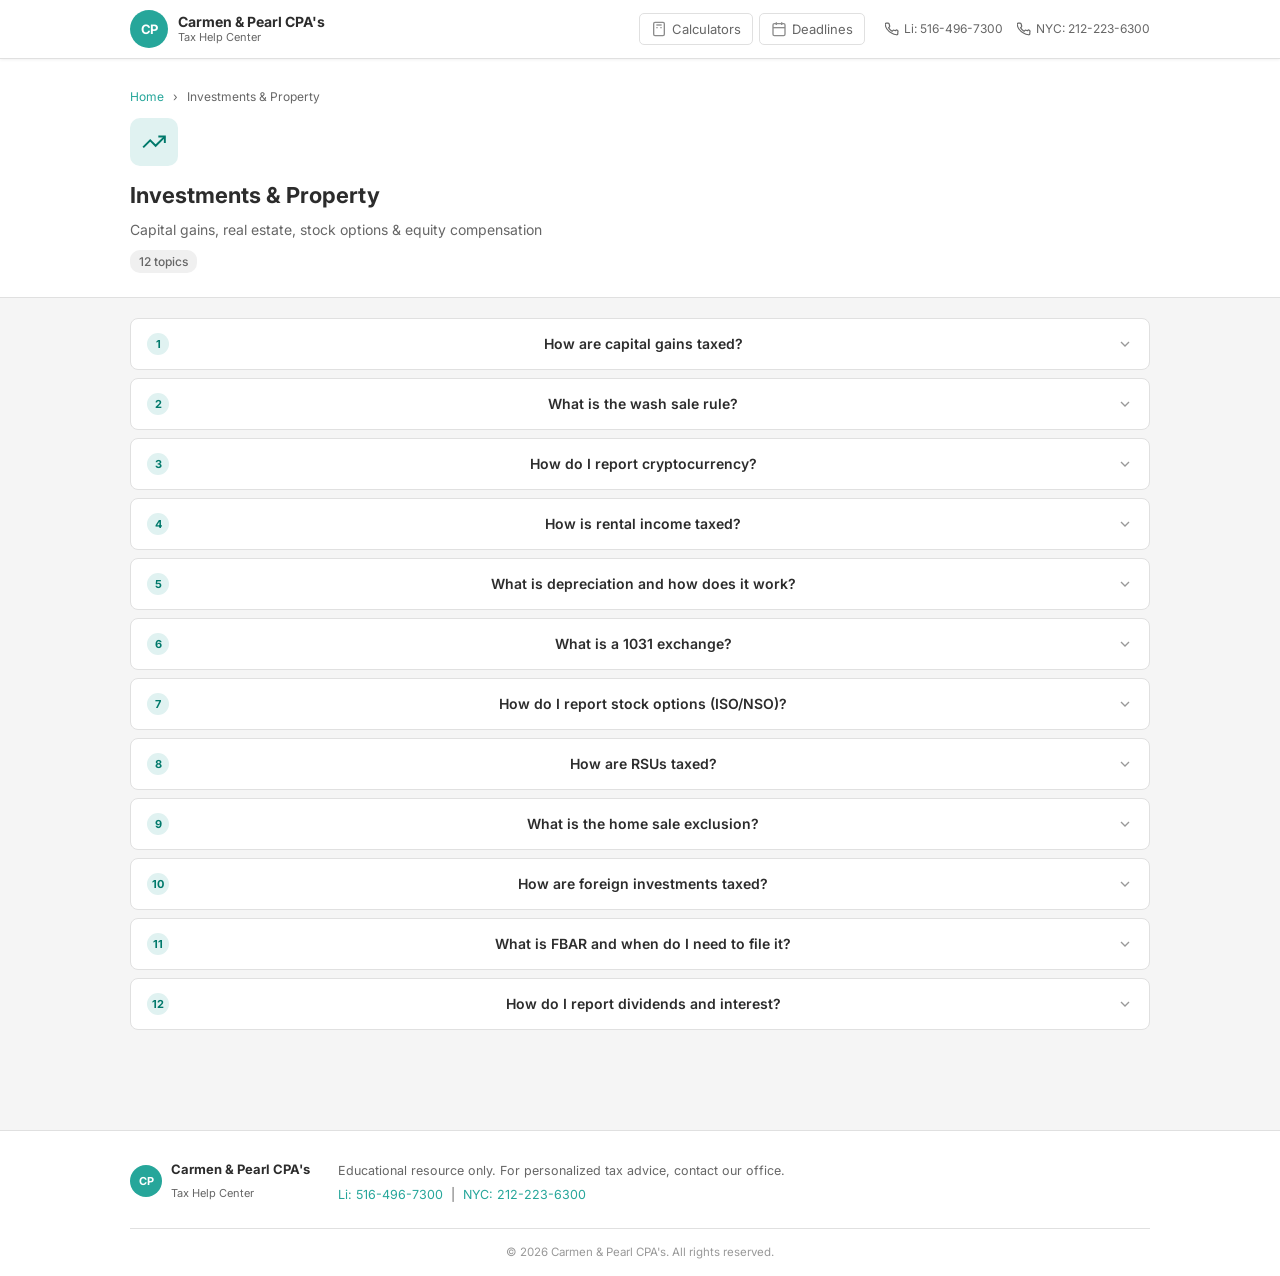
<file: topics/investments.html>
<!DOCTYPE html>
<html lang="en">
<head>
  <meta charset="UTF-8">
  <meta name="viewport" content="width=device-width, initial-scale=1.0">
  <title>Investments & Property | Carmen & Pearl CPA's</title>
  <link rel="preconnect" href="https://fonts.googleapis.com">
  <link href="https://fonts.googleapis.com/css2?family=Inter:ital,wght@0,400;0,500;0,600;0,700;1,400&display=swap" rel="stylesheet">
  <link rel="stylesheet" href="../css/styles.css">
</head>
<body>
  <header class="site-header">
    <div class="header-inner">
      <a href="../index.html" class="header-logo">
        <div class="logo-mark">CP</div>
        <div class="logo-text"><span class="logo-name">Carmen &amp; Pearl CPA's</span><span class="logo-tagline">Tax Help Center</span></div>
      </a>
      <nav class="header-nav">
        <a href="../calculators.html" class="nav-link"><svg width="16" height="16" viewBox="0 0 24 24" fill="none" stroke="currentColor" stroke-width="2"><rect x="4" y="2" width="16" height="20" rx="2"/><line x1="8" y1="6" x2="16" y2="6"/><line x1="8" y1="10" x2="10" y2="10"/><line x1="14" y1="10" x2="16" y2="10"/></svg> Calculators</a>
        <a href="../deadlines.html" class="nav-link"><svg width="16" height="16" viewBox="0 0 24 24" fill="none" stroke="currentColor" stroke-width="2"><rect x="3" y="4" width="18" height="18" rx="2"/><line x1="16" y1="2" x2="16" y2="6"/><line x1="8" y1="2" x2="8" y2="6"/><line x1="3" y1="10" x2="21" y2="10"/></svg> Deadlines</a>
      </nav>
      <div class="header-phones">
        <a href="tel:5164967300" class="phone-link"><svg width="14" height="14" viewBox="0 0 24 24" fill="none" stroke="currentColor" stroke-width="2"><path d="M22 16.92v3a2 2 0 01-2.18 2 19.79 19.79 0 01-8.63-3.07A19.5 19.5 0 013.32 12a19.79 19.79 0 01-3.07-8.67A2 2 0 012.23 2h3a2 2 0 012 1.72c.127.96.361 1.903.7 2.81a2 2 0 01-.45 2.11L6.09 9.91a16 16 0 006 6l1.27-1.27a2 2 0 012.11-.45c.907.339 1.85.573 2.81.7A2 2 0 0122 16.92z"/></svg> Li: 516-496-7300</a>
        <a href="tel:2122236300" class="phone-link"><svg width="14" height="14" viewBox="0 0 24 24" fill="none" stroke="currentColor" stroke-width="2"><path d="M22 16.92v3a2 2 0 01-2.18 2 19.79 19.79 0 01-8.63-3.07A19.5 19.5 0 013.32 12a19.79 19.79 0 01-3.07-8.67A2 2 0 012.23 2h3a2 2 0 012 1.72c.127.96.361 1.903.7 2.81a2 2 0 01-.45 2.11L6.09 9.91a16 16 0 006 6l1.27-1.27a2 2 0 012.11-.45c.907.339 1.85.573 2.81.7A2 2 0 0122 16.92z"/></svg> NYC: 212-223-6300</a>
      </div>
    </div>
  </header>

  <div class="page-hero">
    <div class="container">
      <div class="breadcrumb"><a href="../index.html">Home</a> <span>›</span> Investments &amp; Property</div>
      <div class="page-hero-icon"><svg width="26" height="26" viewBox="0 0 24 24" fill="none" stroke="currentColor" stroke-width="1.8"><polyline points="22 7 13.5 15.5 8.5 10.5 2 17"/><polyline points="16 7 22 7 22 13"/></svg></div>
      <h1>Investments &amp; Property</h1>
      <p>Capital gains, real estate, stock options &amp; equity compensation</p>
      <div class="topic-meta"><span>12 topics</span></div>
    </div>
  </div>

  <main class="topics-list">
    <div class="container">

      <div class="accordion" id="capital-gains">
        <button class="accordion-btn"><span class="acc-num">1</span> How are capital gains taxed? <svg class="acc-chevron" width="16" height="16" viewBox="0 0 24 24" fill="none" stroke="currentColor" stroke-width="2"><polyline points="6 9 12 15 18 9"/></svg></button>
        <div class="accordion-body">
          <p>Capital gains tax depends on how long you held the asset:</p>
          <ul>
            <li><strong>Short-term (held ≤ 1 year):</strong> Taxed as ordinary income at your regular marginal rate (10%–37%)</li>
            <li><strong>Long-term (held &gt; 1 year):</strong> Preferential rates of 0%, 15%, or 20%</li>
          </ul>
          <p><strong>2025 long-term capital gains rates:</strong></p>
          <ul>
            <li><strong>0%</strong> — Taxable income up to $48,350 (single) / $96,700 (MFJ)</li>
            <li><strong>15%</strong> — Up to $533,400 (single) / $600,050 (MFJ)</li>
            <li><strong>20%</strong> — Above those thresholds</li>
          </ul>
          <p>High earners may also owe the 3.8% Net Investment Income Tax (NIIT), bringing the effective top rate to 23.8%.</p>
        </div>
      </div>

      <div class="accordion" id="wash-sale">
        <button class="accordion-btn"><span class="acc-num">2</span> What is the wash sale rule? <svg class="acc-chevron" width="16" height="16" viewBox="0 0 24 24" fill="none" stroke="currentColor" stroke-width="2"><polyline points="6 9 12 15 18 9"/></svg></button>
        <div class="accordion-body">
          <p>The wash sale rule <strong>disallows a capital loss</strong> if you buy a substantially identical security within <strong>30 days before or after</strong> the sale that generated the loss (a 61-day window total).</p>
          <ul>
            <li>The disallowed loss is added to the cost basis of the replacement shares</li>
            <li>Applies to stocks, bonds, mutual funds, and options</li>
            <li>Applies across accounts — including IRAs and your spouse's accounts</li>
            <li><strong>Cryptocurrency</strong> is currently NOT subject to the wash sale rule (as of 2025), though legislation has been proposed</li>
          </ul>
          <div class="note">To harvest a loss and maintain market exposure, you can buy a similar (but not substantially identical) ETF or fund during the 30-day window.</div>
        </div>
      </div>

      <div class="accordion" id="crypto">
        <button class="accordion-btn"><span class="acc-num">3</span> How do I report cryptocurrency? <svg class="acc-chevron" width="16" height="16" viewBox="0 0 24 24" fill="none" stroke="currentColor" stroke-width="2"><polyline points="6 9 12 15 18 9"/></svg></button>
        <div class="accordion-body">
          <p>The IRS treats cryptocurrency as <strong>property</strong>, not currency. Every taxable event must be reported:</p>
          <ul>
            <li><strong>Selling crypto for dollars:</strong> Capital gain or loss (short-term or long-term)</li>
            <li><strong>Trading one crypto for another:</strong> Taxable — treated as selling the first at fair market value</li>
            <li><strong>Using crypto to buy goods/services:</strong> Taxable at the time of transaction</li>
            <li><strong>Mining or staking rewards:</strong> Ordinary income at fair market value when received</li>
            <li><strong>Receiving crypto as payment:</strong> Ordinary income</li>
          </ul>
          <p>Report on <strong>Form 8949</strong> and Schedule D. Many exchanges provide tax forms but they may be incomplete — consider crypto tax software (CoinTracker, Koinly, TaxBit).</p>
          <div class="note">The IRS requires all taxpayers to answer the digital asset question on Form 1040 — even if you had no transactions.</div>
        </div>
      </div>

      <div class="accordion" id="rental">
        <button class="accordion-btn"><span class="acc-num">4</span> How is rental income taxed? <svg class="acc-chevron" width="16" height="16" viewBox="0 0 24 24" fill="none" stroke="currentColor" stroke-width="2"><polyline points="6 9 12 15 18 9"/></svg></button>
        <div class="accordion-body">
          <p>Rental income is reported on <strong>Schedule E</strong> and taxed as ordinary income. You can deduct:</p>
          <ul>
            <li>Mortgage interest, property taxes, insurance</li>
            <li>Repairs and maintenance (not improvements)</li>
            <li>Depreciation (27.5 years for residential rental property)</li>
            <li>Property management fees, advertising, supplies</li>
            <li>Travel to the property for management purposes</li>
          </ul>
          <p><strong>Passive activity rules:</strong> Rental losses are generally passive. They can only offset passive income — unless you actively participate (can offset up to $25,000 of ordinary income if AGI is under $100,000, phasing out to $150,000) or qualify as a Real Estate Professional.</p>
        </div>
      </div>

      <div class="accordion" id="depreciation">
        <button class="accordion-btn"><span class="acc-num">5</span> What is depreciation and how does it work? <svg class="acc-chevron" width="16" height="16" viewBox="0 0 24 24" fill="none" stroke="currentColor" stroke-width="2"><polyline points="6 9 12 15 18 9"/></svg></button>
        <div class="accordion-body">
          <p>Depreciation lets you deduct the cost of an income-producing asset over its useful life. For rental real estate:</p>
          <ul>
            <li><strong>Residential rental property:</strong> Depreciated over <strong>27.5 years</strong> using straight-line method</li>
            <li><strong>Commercial property:</strong> 39 years</li>
            <li>Only the <strong>building</strong> (not land) is depreciable</li>
            <li>Personal property within a rental (appliances, carpets): 5 or 7 years</li>
          </ul>
          <p><strong>Depreciation recapture:</strong> When you sell a rental, prior depreciation deductions are "recaptured" and taxed at up to <strong>25%</strong> (Section 1250 unrecaptured gain) — even if you qualify for long-term capital gain rates on the rest of the gain.</p>
        </div>
      </div>

      <div class="accordion" id="1031">
        <button class="accordion-btn"><span class="acc-num">6</span> What is a 1031 exchange? <svg class="acc-chevron" width="16" height="16" viewBox="0 0 24 24" fill="none" stroke="currentColor" stroke-width="2"><polyline points="6 9 12 15 18 9"/></svg></button>
        <div class="accordion-body">
          <p>A <strong>Section 1031 like-kind exchange</strong> allows you to defer capital gains tax when you sell investment real estate and reinvest in another qualifying property.</p>
          <ul>
            <li>Both properties must be held for investment or business use (no personal residences)</li>
            <li><strong>45-day identification rule:</strong> You must identify replacement property(ies) within 45 days of closing the sale</li>
            <li><strong>180-day closing rule:</strong> You must close on the replacement property within 180 days</li>
            <li>Must use a qualified intermediary (QI) — you cannot touch the proceeds</li>
            <li>To defer ALL gain: reinvest all equity and replace all debt</li>
          </ul>
          <div class="note">The deferred gain is eventually taxable when you sell the replacement property (unless you do another 1031) or inherit it (heirs get a stepped-up basis).</div>
        </div>
      </div>

      <div class="accordion" id="stock-options">
        <button class="accordion-btn"><span class="acc-num">7</span> How do I report stock options (ISO/NSO)? <svg class="acc-chevron" width="16" height="16" viewBox="0 0 24 24" fill="none" stroke="currentColor" stroke-width="2"><polyline points="6 9 12 15 18 9"/></svg></button>
        <div class="accordion-body">
          <p><strong>Incentive Stock Options (ISOs):</strong></p>
          <ul>
            <li>No regular income tax at exercise (but the spread is an AMT preference item)</li>
            <li>If you hold shares &gt;2 years from grant and &gt;1 year from exercise: long-term capital gain on sale</li>
            <li>If you sell earlier (disqualifying disposition): ordinary income on the spread at exercise</li>
          </ul>
          <p><strong>Non-Qualified Stock Options (NSOs / NQSOs):</strong></p>
          <ul>
            <li>Spread at exercise is <strong>ordinary income</strong> — reported on W-2 (employees) or 1099 (non-employees)</li>
            <li>Subsequent gain/loss on the shares is capital gain/loss</li>
            <li>Cost basis = exercise price + income recognized at exercise</li>
          </ul>
          <div class="note">ISO exercise can trigger significant AMT liability. Plan with us before exercising large ISO grants.</div>
        </div>
      </div>

      <div class="accordion" id="rsus">
        <button class="accordion-btn"><span class="acc-num">8</span> How are RSUs taxed? <svg class="acc-chevron" width="16" height="16" viewBox="0 0 24 24" fill="none" stroke="currentColor" stroke-width="2"><polyline points="6 9 12 15 18 9"/></svg></button>
        <div class="accordion-body">
          <p>Restricted Stock Units (RSUs) are taxed as <strong>ordinary income at vesting</strong>, based on the fair market value of shares on the vest date.</p>
          <ul>
            <li>Reported on your W-2 — your employer withholds taxes (usually at the 22% supplemental rate, which may not be enough)</li>
            <li>Your <strong>cost basis</strong> for capital gains purposes = FMV on vest date</li>
            <li>If you sell immediately at vesting: typically little or no capital gain/loss</li>
            <li>If you hold after vesting: any additional gain/loss is short-term or long-term capital gain from vest date</li>
          </ul>
          <div class="note">Many employees under-withhold on RSU income. Check your withholding and adjust W-4 or pay estimated taxes to avoid a surprise bill in April.</div>
        </div>
      </div>

      <div class="accordion" id="home-sale">
        <button class="accordion-btn"><span class="acc-num">9</span> What is the home sale exclusion? <svg class="acc-chevron" width="16" height="16" viewBox="0 0 24 24" fill="none" stroke="currentColor" stroke-width="2"><polyline points="6 9 12 15 18 9"/></svg></button>
        <div class="accordion-body">
          <p>Under <strong>Section 121</strong>, you can exclude up to <strong>$250,000</strong> ($500,000 for MFJ) of gain from the sale of your primary residence.</p>
          <ul>
            <li>You must have <strong>owned and used</strong> the home as your primary residence for at least <strong>2 of the last 5 years</strong> before the sale</li>
            <li>Can be used once every 2 years</li>
            <li>Gain above the exclusion is taxable as long-term capital gain (if held &gt;1 year)</li>
            <li>Home improvements add to your cost basis and reduce your gain</li>
            <li>If you used part of your home for business, depreciation recapture may apply to that portion</li>
          </ul>
          <div class="note">Keep records of all home improvements — they increase basis and reduce your taxable gain when you sell.</div>
        </div>
      </div>

      <div class="accordion" id="foreign-investments">
        <button class="accordion-btn"><span class="acc-num">10</span> How are foreign investments taxed? <svg class="acc-chevron" width="16" height="16" viewBox="0 0 24 24" fill="none" stroke="currentColor" stroke-width="2"><polyline points="6 9 12 15 18 9"/></svg></button>
        <div class="accordion-body">
          <p>U.S. persons are taxed on worldwide income. Key rules for foreign investments:</p>
          <ul>
            <li><strong>Foreign tax credit (Form 1116):</strong> Taxes paid to foreign governments can be credited dollar-for-dollar against U.S. tax on the same income</li>
            <li><strong>PFICs (Passive Foreign Investment Companies):</strong> Foreign mutual funds and ETFs may be PFICs — subject to punitive tax rules. File Form 8621. Consider using U.S.-listed foreign funds instead.</li>
            <li><strong>Foreign dividends and interest:</strong> Reported on Schedule B; may be taxed at ordinary rates even if "qualified" dividends don't meet U.S. requirements</li>
          </ul>
          <div class="note">If you have foreign financial accounts, you may also have FBAR and Form 8938 filing requirements. See the FBAR topic below.</div>
        </div>
      </div>

      <div class="accordion" id="fbar">
        <button class="accordion-btn"><span class="acc-num">11</span> What is FBAR and when do I need to file it? <svg class="acc-chevron" width="16" height="16" viewBox="0 0 24 24" fill="none" stroke="currentColor" stroke-width="2"><polyline points="6 9 12 15 18 9"/></svg></button>
        <div class="accordion-body">
          <p>The <strong>FBAR (FinCEN Form 114)</strong> must be filed if you have a financial interest in or signature authority over foreign bank accounts with an aggregate value exceeding <strong>$10,000 at any point</strong> during the calendar year.</p>
          <ul>
            <li><strong>Due date:</strong> April 15, with an automatic extension to October 15</li>
            <li>Filed electronically through the BSA E-Filing System (not the IRS)</li>
            <li><strong>Penalties:</strong> Up to $10,000 per violation (non-willful); up to the greater of $100,000 or 50% of account value per violation (willful)</li>
            <li><strong>Form 8938 (FATCA):</strong> Separate IRS filing for higher thresholds ($50,000 for single filers living in the U.S.)</li>
          </ul>
          <div class="note">FBAR is separate from your tax return and is often overlooked. If you have foreign accounts, let us know so we can ensure compliance.</div>
        </div>
      </div>

      <div class="accordion" id="dividends">
        <button class="accordion-btn"><span class="acc-num">12</span> How do I report dividends and interest? <svg class="acc-chevron" width="16" height="16" viewBox="0 0 24 24" fill="none" stroke="currentColor" stroke-width="2"><polyline points="6 9 12 15 18 9"/></svg></button>
        <div class="accordion-body">
          <p>You'll receive <strong>Form 1099-DIV</strong> for dividends and <strong>Form 1099-INT</strong> for interest. Report on <strong>Schedule B</strong> if total interest or ordinary dividends exceed $1,500, or if you have foreign accounts.</p>
          <ul>
            <li><strong>Qualified dividends:</strong> Taxed at preferential long-term capital gains rates (0%, 15%, 20%) — must be from U.S. or qualifying foreign corporations, held for minimum period</li>
            <li><strong>Ordinary dividends:</strong> Taxed as regular income</li>
            <li><strong>Interest income:</strong> Fully taxable as ordinary income (except municipal bond interest, which is federal-tax-exempt but may be subject to state tax)</li>
            <li><strong>Treasury interest:</strong> Taxable federally, exempt from state tax</li>
          </ul>
        </div>
      </div>

    </div>
  </main>

  <footer class="site-footer">
    <div class="container">
      <div class="footer-inner">
        <div class="footer-logo"><div class="logo-mark small">CP</div><div><strong>Carmen &amp; Pearl CPA's</strong><span>Tax Help Center</span></div></div>
        <div class="footer-info"><p>Educational resource only. For personalized tax advice, contact our office.</p><p><a href="tel:5164967300">Li: 516-496-7300</a> &nbsp;|&nbsp; <a href="tel:2122236300">NYC: 212-223-6300</a></p></div>
      </div>
      <div class="footer-bottom"><p>© 2026 Carmen &amp; Pearl CPA's. All rights reserved.</p></div>
    </div>
  </footer>
  <script src="../js/main.js"></script>
</body>
</html>
</file>
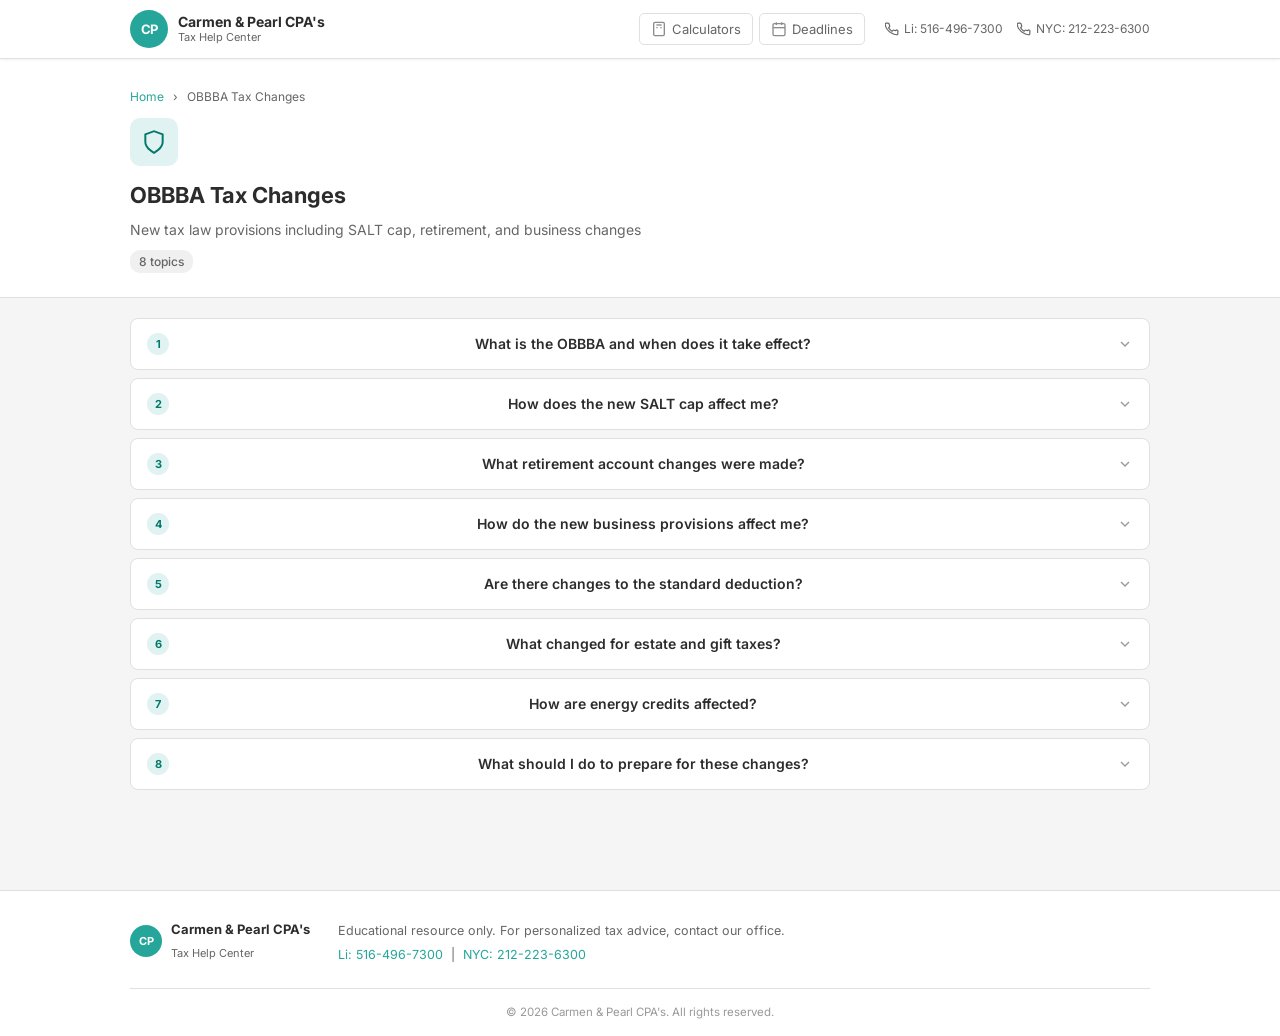
<file: topics/obbba.html>
<!DOCTYPE html>
<html lang="en">
<head>
  <meta charset="UTF-8">
  <meta name="viewport" content="width=device-width, initial-scale=1.0">
  <title>OBBBA Tax Changes | Carmen & Pearl CPA's</title>
  <link rel="preconnect" href="https://fonts.googleapis.com">
  <link href="https://fonts.googleapis.com/css2?family=Inter:ital,wght@0,400;0,500;0,600;0,700;1,400&display=swap" rel="stylesheet">
  <link rel="stylesheet" href="../css/styles.css">
</head>
<body>
  <header class="site-header">
    <div class="header-inner">
      <a href="../index.html" class="header-logo">
        <div class="logo-mark">CP</div>
        <div class="logo-text"><span class="logo-name">Carmen &amp; Pearl CPA's</span><span class="logo-tagline">Tax Help Center</span></div>
      </a>
      <nav class="header-nav">
        <a href="../calculators.html" class="nav-link"><svg width="16" height="16" viewBox="0 0 24 24" fill="none" stroke="currentColor" stroke-width="2"><rect x="4" y="2" width="16" height="20" rx="2"/><line x1="8" y1="6" x2="16" y2="6"/><line x1="8" y1="10" x2="10" y2="10"/><line x1="14" y1="10" x2="16" y2="10"/></svg> Calculators</a>
        <a href="../deadlines.html" class="nav-link"><svg width="16" height="16" viewBox="0 0 24 24" fill="none" stroke="currentColor" stroke-width="2"><rect x="3" y="4" width="18" height="18" rx="2"/><line x1="16" y1="2" x2="16" y2="6"/><line x1="8" y1="2" x2="8" y2="6"/><line x1="3" y1="10" x2="21" y2="10"/></svg> Deadlines</a>
      </nav>
      <div class="header-phones">
        <a href="tel:5164967300" class="phone-link"><svg width="14" height="14" viewBox="0 0 24 24" fill="none" stroke="currentColor" stroke-width="2"><path d="M22 16.92v3a2 2 0 01-2.18 2 19.79 19.79 0 01-8.63-3.07A19.5 19.5 0 013.32 12a19.79 19.79 0 01-3.07-8.67A2 2 0 012.23 2h3a2 2 0 012 1.72c.127.96.361 1.903.7 2.81a2 2 0 01-.45 2.11L6.09 9.91a16 16 0 006 6l1.27-1.27a2 2 0 012.11-.45c.907.339 1.85.573 2.81.7A2 2 0 0122 16.92z"/></svg> Li: 516-496-7300</a>
        <a href="tel:2122236300" class="phone-link"><svg width="14" height="14" viewBox="0 0 24 24" fill="none" stroke="currentColor" stroke-width="2"><path d="M22 16.92v3a2 2 0 01-2.18 2 19.79 19.79 0 01-8.63-3.07A19.5 19.5 0 013.32 12a19.79 19.79 0 01-3.07-8.67A2 2 0 012.23 2h3a2 2 0 012 1.72c.127.96.361 1.903.7 2.81a2 2 0 01-.45 2.11L6.09 9.91a16 16 0 006 6l1.27-1.27a2 2 0 012.11-.45c.907.339 1.85.573 2.81.7A2 2 0 0122 16.92z"/></svg> NYC: 212-223-6300</a>
      </div>
    </div>
  </header>

  <div class="page-hero">
    <div class="container">
      <div class="breadcrumb"><a href="../index.html">Home</a> <span>›</span> OBBBA Tax Changes</div>
      <div class="page-hero-icon"><svg width="26" height="26" viewBox="0 0 24 24" fill="none" stroke="currentColor" stroke-width="1.8"><path d="M12 22s8-4 8-10V5l-8-3-8 3v7c0 6 8 10 8 10z"/></svg></div>
      <h1>OBBBA Tax Changes</h1>
      <p>New tax law provisions including SALT cap, retirement, and business changes</p>
      <div class="topic-meta"><span>8 topics</span></div>
    </div>
  </div>

  <main class="topics-list">
    <div class="container">

      <div class="accordion" id="overview">
        <button class="accordion-btn"><span class="acc-num">1</span> What is the OBBBA and when does it take effect? <svg class="acc-chevron" width="16" height="16" viewBox="0 0 24 24" fill="none" stroke="currentColor" stroke-width="2"><polyline points="6 9 12 15 18 9"/></svg></button>
        <div class="accordion-body">
          <p>The <strong>One Big Beautiful Bill Act (OBBBA)</strong> is major federal tax legislation signed into law in 2025. It makes permanent, extends, or modifies many provisions from the 2017 Tax Cuts and Jobs Act (TCJA) that were set to expire after 2025, while also introducing new changes.</p>
          <ul>
            <li>Most individual provisions are effective for <strong>tax year 2025 and beyond</strong></li>
            <li>Some provisions are retroactive or phased in over multiple years</li>
            <li>Key areas affected: standard deduction, SALT cap, retirement accounts, business deductions, estate taxes, and energy credits</li>
          </ul>
          <div class="note">Tax law is complex and details continue to be clarified by IRS guidance. Contact our office to discuss how specific provisions apply to your situation.</div>
        </div>
      </div>

      <div class="accordion" id="salt">
        <button class="accordion-btn"><span class="acc-num">2</span> How does the new SALT cap affect me? <svg class="acc-chevron" width="16" height="16" viewBox="0 0 24 24" fill="none" stroke="currentColor" stroke-width="2"><polyline points="6 9 12 15 18 9"/></svg></button>
        <div class="accordion-body">
          <p>The State and Local Tax (SALT) deduction cap — $10,000 under the TCJA — has been <strong>increased under the OBBBA</strong>.</p>
          <ul>
            <li>The new cap is <strong>$40,000</strong> for most filers (phasing down for very high incomes)</li>
            <li>This primarily benefits taxpayers in high-tax states like New York, New Jersey, California, and Illinois</li>
            <li>The higher cap makes <strong>itemizing more attractive</strong> for many taxpayers who previously couldn't exceed the standard deduction</li>
            <li>The cap still applies to the combined total of state/local income taxes (or sales taxes) + property taxes</li>
          </ul>
          <div class="note">If you live in New York or NYC, this change is significant. We'll analyze whether itemizing now makes sense for your return — call our office.</div>
        </div>
      </div>

      <div class="accordion" id="retirement">
        <button class="accordion-btn"><span class="acc-num">3</span> What retirement account changes were made? <svg class="acc-chevron" width="16" height="16" viewBox="0 0 24 24" fill="none" stroke="currentColor" stroke-width="2"><polyline points="6 9 12 15 18 9"/></svg></button>
        <div class="accordion-body">
          <p>The OBBBA builds on SECURE 2.0 (2022) with additional retirement-related provisions:</p>
          <ul>
            <li><strong>Enhanced catch-up contributions:</strong> Ages 60–63 can contribute up to $11,250 extra to 401(k)s (vs. the standard $7,500 catch-up for those 50+)</li>
            <li><strong>Auto-enrollment expansion:</strong> New employer plans must auto-enroll employees at 3%–10% deferral rates</li>
            <li><strong>Emergency savings accounts:</strong> Employers can offer linked emergency savings accounts — withdrawals penalty-free for emergencies</li>
            <li><strong>RMD age:</strong> Remains at 73, with further increases to 75 scheduled for those born after 1960 under SECURE 2.0</li>
            <li><strong>Roth employer matches:</strong> Employers can now offer Roth (after-tax) matching contributions</li>
          </ul>
        </div>
      </div>

      <div class="accordion" id="business">
        <button class="accordion-btn"><span class="acc-num">4</span> How do the new business provisions affect me? <svg class="acc-chevron" width="16" height="16" viewBox="0 0 24 24" fill="none" stroke="currentColor" stroke-width="2"><polyline points="6 9 12 15 18 9"/></svg></button>
        <div class="accordion-body">
          <p>Key business tax changes under the OBBBA:</p>
          <ul>
            <li><strong>QBI deduction (Section 199A) made permanent:</strong> The 20% pass-through deduction is no longer set to expire — major benefit for self-employed individuals and small business owners</li>
            <li><strong>Bonus depreciation restored to 100%:</strong> Full first-year expensing of qualified property (it had been phasing down from the TCJA's 100% to 60% by 2024)</li>
            <li><strong>R&amp;D expensing restored:</strong> Businesses can again immediately deduct domestic R&amp;D costs rather than amortizing over 5 years</li>
            <li><strong>Business interest deduction:</strong> EBITDA-based limitation restored (more favorable than EBIT-based)</li>
            <li><strong>Section 179 limit increased:</strong> Expanded immediate expensing for smaller business equipment purchases</li>
          </ul>
        </div>
      </div>

      <div class="accordion" id="standard-deduction">
        <button class="accordion-btn"><span class="acc-num">5</span> Are there changes to the standard deduction? <svg class="acc-chevron" width="16" height="16" viewBox="0 0 24 24" fill="none" stroke="currentColor" stroke-width="2"><polyline points="6 9 12 15 18 9"/></svg></button>
        <div class="accordion-body">
          <p>The OBBBA <strong>permanently extends the higher standard deduction</strong> amounts from the TCJA (which were set to revert to pre-2018 levels after 2025).</p>
          <ul>
            <li>The elevated standard deductions remain in place and continue to be indexed for inflation annually</li>
            <li>For 2025: $15,000 (single), $30,000 (MFJ), $22,500 (HOH)</li>
            <li>Without the OBBBA, the standard deduction would have been approximately halved starting in 2026</li>
          </ul>
          <p>However, with the SALT cap increasing to $40,000, more taxpayers may now find it worthwhile to itemize — particularly in high-tax states.</p>
        </div>
      </div>

      <div class="accordion" id="estate-gift">
        <button class="accordion-btn"><span class="acc-num">6</span> What changed for estate and gift taxes? <svg class="acc-chevron" width="16" height="16" viewBox="0 0 24 24" fill="none" stroke="currentColor" stroke-width="2"><polyline points="6 9 12 15 18 9"/></svg></button>
        <div class="accordion-body">
          <p>The OBBBA <strong>permanently extends the elevated estate and gift tax exemptions</strong> from the TCJA.</p>
          <ul>
            <li>The combined lifetime exemption is <strong>$13.99 million per person</strong> for 2025 (would have dropped to ~$7 million in 2026 without legislation)</li>
            <li>Married couples can shelter up to <strong>~$27.98 million</strong> combined using portability</li>
            <li>The annual gift tax exclusion is <strong>$19,000 per recipient</strong> in 2025 (indexed for inflation)</li>
            <li>Estate tax rate remains at 40% on amounts above the exemption</li>
          </ul>
          <div class="note">The permanent higher exemption reduces urgency for aggressive gifting strategies, but lifetime giving still makes sense for estate planning in many situations. Consult our office.</div>
        </div>
      </div>

      <div class="accordion" id="energy-credits">
        <button class="accordion-btn"><span class="acc-num">7</span> How are energy credits affected? <svg class="acc-chevron" width="16" height="16" viewBox="0 0 24 24" fill="none" stroke="currentColor" stroke-width="2"><polyline points="6 9 12 15 18 9"/></svg></button>
        <div class="accordion-body">
          <p>The OBBBA made significant changes to the energy credits established by the Inflation Reduction Act (IRA 2022):</p>
          <ul>
            <li><strong>Electric vehicle (EV) credits:</strong> The $7,500 new EV credit and $4,000 used EV credit are being <strong>phased out or repealed</strong> for most vehicles — timelines vary by vehicle type</li>
            <li><strong>Residential clean energy credit (solar, battery storage):</strong> Modified — confirm current eligibility before making purchases</li>
            <li><strong>Energy Efficient Home Improvement Credit:</strong> Rules tightened; some categories of upgrades may no longer qualify</li>
            <li><strong>Clean electricity production credits:</strong> Reduced or eliminated for new projects</li>
          </ul>
          <div class="note">If you were planning an EV purchase or home energy upgrade partly for tax reasons, contact us before spending — the credit landscape has changed significantly.</div>
        </div>
      </div>

      <div class="accordion" id="planning">
        <button class="accordion-btn"><span class="acc-num">8</span> What should I do to prepare for these changes? <svg class="acc-chevron" width="16" height="16" viewBox="0 0 24 24" fill="none" stroke="currentColor" stroke-width="2"><polyline points="6 9 12 15 18 9"/></svg></button>
        <div class="accordion-body">
          <p>Action items to consider in light of the OBBBA:</p>
          <ul>
            <li><strong>Review your withholding:</strong> The new SALT cap and permanent QBI deduction may change your tax liability — update your W-4 accordingly</li>
            <li><strong>Reconsider itemizing:</strong> If you're in a high-tax state, the $40,000 SALT cap may now make itemizing worthwhile — run the numbers with us</li>
            <li><strong>Accelerate business purchases:</strong> With 100% bonus depreciation restored, 2025 and 2026 are ideal years to purchase qualified business equipment</li>
            <li><strong>Review energy-related plans:</strong> EV and home energy credits are changing — act quickly on purchases where you still qualify</li>
            <li><strong>Estate planning revisit:</strong> The permanent higher exemption changes the calculus — review your plan with our office</li>
            <li><strong>Maximize retirement contributions:</strong> Take advantage of enhanced catch-up limits if you're 60–63</li>
          </ul>
          <div class="note">We recommend a mid-year tax planning session to apply these changes to your specific situation. Call us at 516-496-7300 or 212-223-6300 to schedule.</div>
        </div>
      </div>

    </div>
  </main>

  <footer class="site-footer">
    <div class="container">
      <div class="footer-inner">
        <div class="footer-logo"><div class="logo-mark small">CP</div><div><strong>Carmen &amp; Pearl CPA's</strong><span>Tax Help Center</span></div></div>
        <div class="footer-info"><p>Educational resource only. For personalized tax advice, contact our office.</p><p><a href="tel:5164967300">Li: 516-496-7300</a> &nbsp;|&nbsp; <a href="tel:2122236300">NYC: 212-223-6300</a></p></div>
      </div>
      <div class="footer-bottom"><p>© 2026 Carmen &amp; Pearl CPA's. All rights reserved.</p></div>
    </div>
  </footer>
  <script src="../js/main.js"></script>
</body>
</html>
</file>
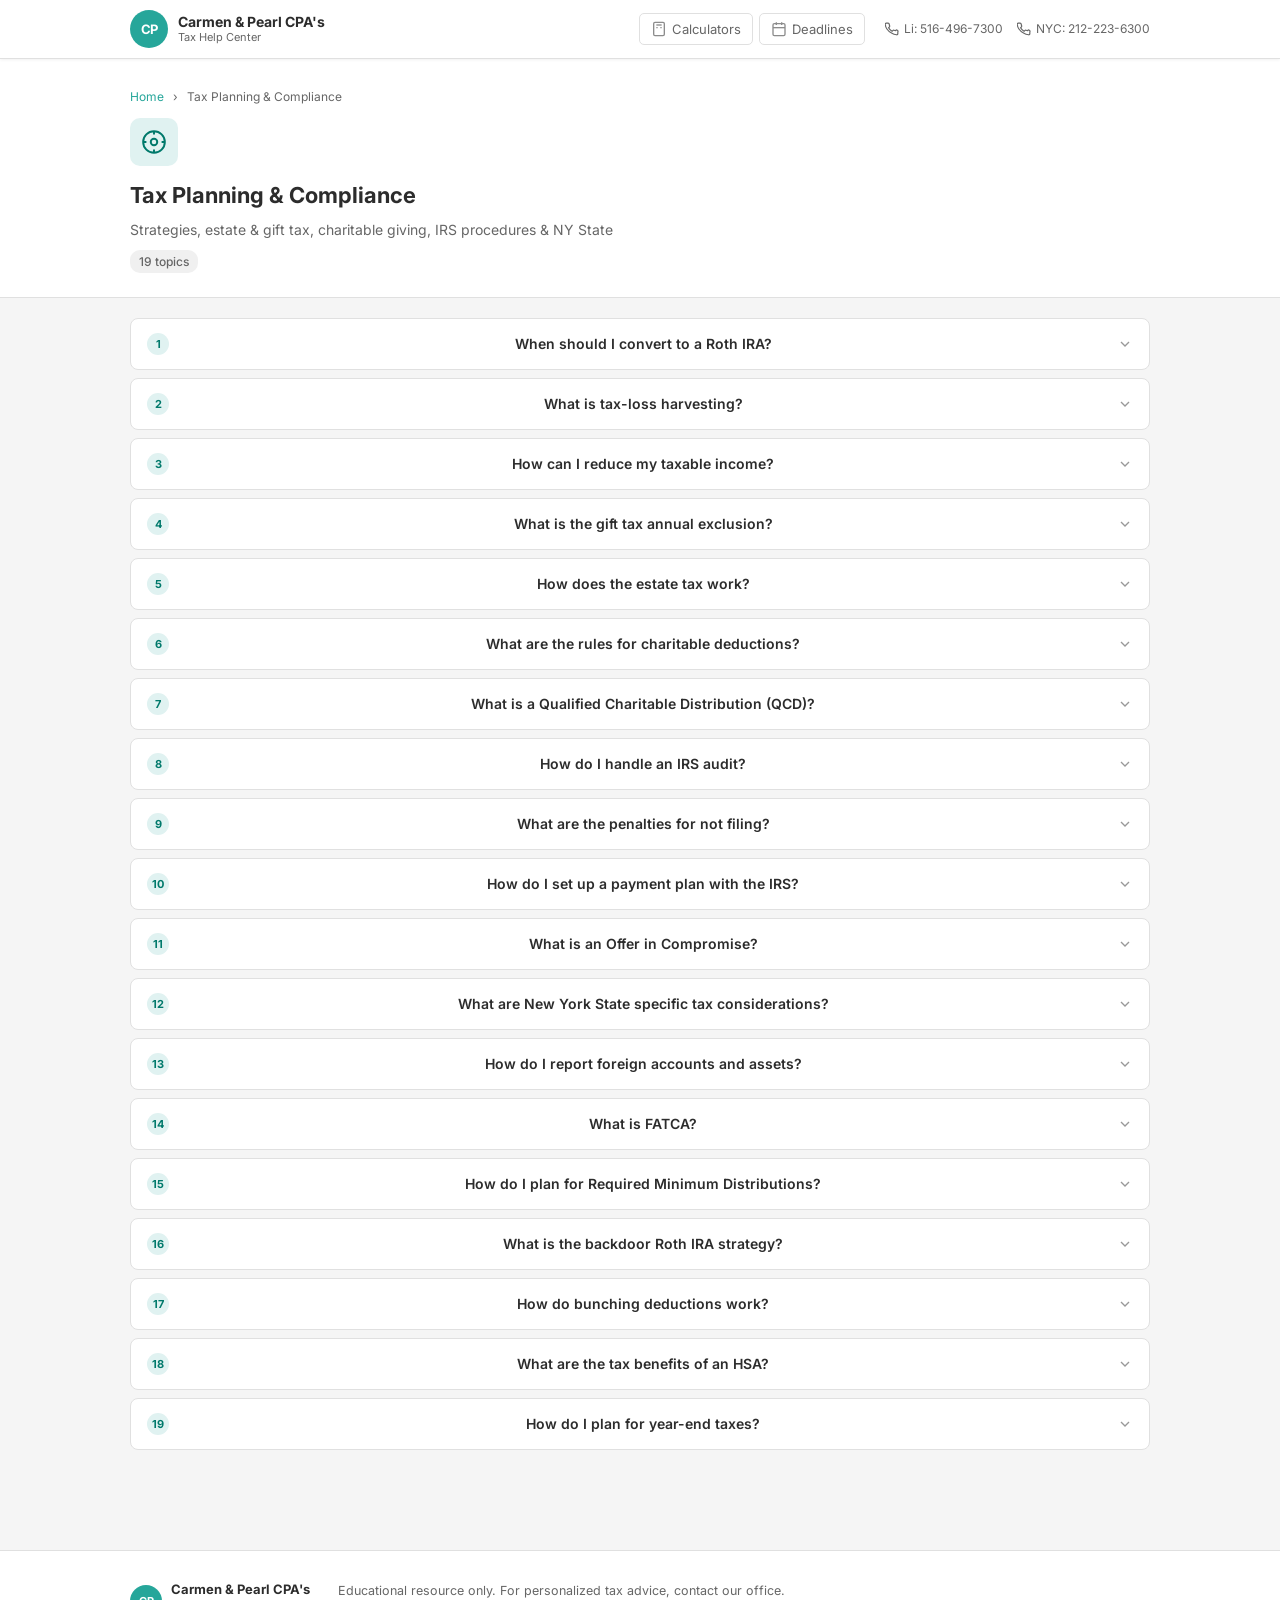
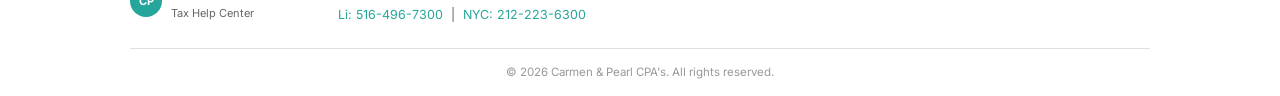
<file: topics/planning.html>
<!DOCTYPE html>
<html lang="en">
<head>
  <meta charset="UTF-8">
  <meta name="viewport" content="width=device-width, initial-scale=1.0">
  <title>Tax Planning & Compliance | Carmen & Pearl CPA's</title>
  <link rel="preconnect" href="https://fonts.googleapis.com">
  <link href="https://fonts.googleapis.com/css2?family=Inter:ital,wght@0,400;0,500;0,600;0,700;1,400&display=swap" rel="stylesheet">
  <link rel="stylesheet" href="../css/styles.css">
</head>
<body>
  <header class="site-header">
    <div class="header-inner">
      <a href="../index.html" class="header-logo">
        <div class="logo-mark">CP</div>
        <div class="logo-text"><span class="logo-name">Carmen &amp; Pearl CPA's</span><span class="logo-tagline">Tax Help Center</span></div>
      </a>
      <nav class="header-nav">
        <a href="../calculators.html" class="nav-link"><svg width="16" height="16" viewBox="0 0 24 24" fill="none" stroke="currentColor" stroke-width="2"><rect x="4" y="2" width="16" height="20" rx="2"/><line x1="8" y1="6" x2="16" y2="6"/><line x1="8" y1="10" x2="10" y2="10"/><line x1="14" y1="10" x2="16" y2="10"/></svg> Calculators</a>
        <a href="../deadlines.html" class="nav-link"><svg width="16" height="16" viewBox="0 0 24 24" fill="none" stroke="currentColor" stroke-width="2"><rect x="3" y="4" width="18" height="18" rx="2"/><line x1="16" y1="2" x2="16" y2="6"/><line x1="8" y1="2" x2="8" y2="6"/><line x1="3" y1="10" x2="21" y2="10"/></svg> Deadlines</a>
      </nav>
      <div class="header-phones">
        <a href="tel:5164967300" class="phone-link"><svg width="14" height="14" viewBox="0 0 24 24" fill="none" stroke="currentColor" stroke-width="2"><path d="M22 16.92v3a2 2 0 01-2.18 2 19.79 19.79 0 01-8.63-3.07A19.5 19.5 0 013.32 12a19.79 19.79 0 01-3.07-8.67A2 2 0 012.23 2h3a2 2 0 012 1.72c.127.96.361 1.903.7 2.81a2 2 0 01-.45 2.11L6.09 9.91a16 16 0 006 6l1.27-1.27a2 2 0 012.11-.45c.907.339 1.85.573 2.81.7A2 2 0 0122 16.92z"/></svg> Li: 516-496-7300</a>
        <a href="tel:2122236300" class="phone-link"><svg width="14" height="14" viewBox="0 0 24 24" fill="none" stroke="currentColor" stroke-width="2"><path d="M22 16.92v3a2 2 0 01-2.18 2 19.79 19.79 0 01-8.63-3.07A19.5 19.5 0 013.32 12a19.79 19.79 0 01-3.07-8.67A2 2 0 012.23 2h3a2 2 0 012 1.72c.127.96.361 1.903.7 2.81a2 2 0 01-.45 2.11L6.09 9.91a16 16 0 006 6l1.27-1.27a2 2 0 012.11-.45c.907.339 1.85.573 2.81.7A2 2 0 0122 16.92z"/></svg> NYC: 212-223-6300</a>
      </div>
    </div>
  </header>

  <div class="page-hero">
    <div class="container">
      <div class="breadcrumb"><a href="../index.html">Home</a> <span>›</span> Tax Planning &amp; Compliance</div>
      <div class="page-hero-icon"><svg width="26" height="26" viewBox="0 0 24 24" fill="none" stroke="currentColor" stroke-width="1.8"><circle cx="12" cy="12" r="10"/><circle cx="12" cy="12" r="3"/><line x1="12" y1="2" x2="12" y2="5"/><line x1="12" y1="19" x2="12" y2="22"/><line x1="2" y1="12" x2="5" y2="12"/><line x1="19" y1="12" x2="22" y2="12"/></svg></div>
      <h1>Tax Planning &amp; Compliance</h1>
      <p>Strategies, estate &amp; gift tax, charitable giving, IRS procedures &amp; NY State</p>
      <div class="topic-meta"><span>19 topics</span></div>
    </div>
  </div>

  <main class="topics-list">
    <div class="container">

      <div class="accordion" id="roth-conversion">
        <button class="accordion-btn"><span class="acc-num">1</span> When should I convert to a Roth IRA? <svg class="acc-chevron" width="16" height="16" viewBox="0 0 24 24" fill="none" stroke="currentColor" stroke-width="2"><polyline points="6 9 12 15 18 9"/></svg></button>
        <div class="accordion-body">
          <p>A Roth conversion makes sense when you expect your tax rate to be <strong>higher in the future</strong> than it is today. Consider converting when:</p>
          <ul>
            <li>You're in an unusually low-income year (job loss, early retirement, business loss)</li>
            <li>The market is down — you convert fewer dollars of value</li>
            <li>You have losses or deductions to offset the conversion income</li>
            <li>You're in the 0% or 10%–12% bracket and have room before the next bracket</li>
            <li>You want to reduce future RMDs (Roth IRAs have no RMDs)</li>
            <li>You're doing estate planning and want to pass tax-free assets to heirs</li>
          </ul>
          <div class="note">There's no one-size-fits-all answer. We can model various scenarios to find the optimal conversion amount for your situation. Call us before year-end.</div>
        </div>
      </div>

      <div class="accordion" id="tax-loss-harvesting">
        <button class="accordion-btn"><span class="acc-num">2</span> What is tax-loss harvesting? <svg class="acc-chevron" width="16" height="16" viewBox="0 0 24 24" fill="none" stroke="currentColor" stroke-width="2"><polyline points="6 9 12 15 18 9"/></svg></button>
        <div class="accordion-body">
          <p>Tax-loss harvesting is selling investments that have declined in value to <strong>realize a capital loss</strong> that can offset gains or ordinary income.</p>
          <ul>
            <li>Capital losses first offset capital gains (same type: short offsets short, long offsets long; then cross)</li>
            <li>Net capital losses can offset up to <strong>$3,000 of ordinary income</strong> per year</li>
            <li>Excess losses carry forward indefinitely to future years</li>
            <li>Watch the <strong>wash sale rule</strong> — don't repurchase the same (or substantially identical) security within 30 days</li>
            <li>You can immediately buy a similar (not identical) fund to maintain market exposure</li>
          </ul>
          <div class="note">Best done in taxable brokerage accounts. Losses in IRAs or 401(k)s don't generate deductible losses.</div>
        </div>
      </div>

      <div class="accordion" id="reduce-income">
        <button class="accordion-btn"><span class="acc-num">3</span> How can I reduce my taxable income? <svg class="acc-chevron" width="16" height="16" viewBox="0 0 24 24" fill="none" stroke="currentColor" stroke-width="2"><polyline points="6 9 12 15 18 9"/></svg></button>
        <div class="accordion-body">
          <p>Key above-the-line strategies that reduce AGI (no itemizing required):</p>
          <ul>
            <li><strong>401(k) / 403(b) / 457 contributions:</strong> Up to $23,500 ($31,000 if 50+) in 2025</li>
            <li><strong>Traditional IRA contributions:</strong> Up to $7,000 ($8,000 if 50+) if deductible</li>
            <li><strong>HSA contributions:</strong> $4,300 self / $8,550 family</li>
            <li><strong>SEP-IRA or Solo 401(k):</strong> Self-employed can shelter up to $70,000 in 2025</li>
            <li><strong>Half of SE tax</strong> is deductible for self-employed</li>
            <li><strong>Self-employed health insurance premiums</strong> are deductible</li>
            <li><strong>Student loan interest:</strong> Up to $2,500</li>
            <li><strong>Alimony (pre-2019 divorces):</strong> Deductible for payer</li>
          </ul>
          <p>Reducing AGI also has downstream benefits: it can increase eligibility for credits, reduce Medicare premiums (IRMAA), and lower exposure to the NIIT and Additional Medicare Tax.</p>
        </div>
      </div>

      <div class="accordion" id="gift-tax">
        <button class="accordion-btn"><span class="acc-num">4</span> What is the gift tax annual exclusion? <svg class="acc-chevron" width="16" height="16" viewBox="0 0 24 24" fill="none" stroke="currentColor" stroke-width="2"><polyline points="6 9 12 15 18 9"/></svg></button>
        <div class="accordion-body">
          <p>You can give up to <strong>$19,000 per recipient</strong> in 2025 without filing a gift tax return or using any of your lifetime exemption. Key rules:</p>
          <ul>
            <li>The $19,000 is per recipient — you can give $19,000 to as many people as you want</li>
            <li><strong>Gift splitting:</strong> Married couples can give $38,000 per recipient jointly</li>
            <li>Gifts above $19,000 per recipient require filing <strong>Form 709</strong> and reduce your lifetime exemption ($13.99 million in 2025)</li>
            <li><strong>Direct tuition and medical payments</strong> are completely exempt from gift tax — pay the school or medical provider directly (not the individual)</li>
            <li>529 plan contributions: can front-load 5 years ($95,000 per beneficiary) via "superfunding" election</li>
          </ul>
        </div>
      </div>

      <div class="accordion" id="estate-tax">
        <button class="accordion-btn"><span class="acc-num">5</span> How does the estate tax work? <svg class="acc-chevron" width="16" height="16" viewBox="0 0 24 24" fill="none" stroke="currentColor" stroke-width="2"><polyline points="6 9 12 15 18 9"/></svg></button>
        <div class="accordion-body">
          <p>The federal estate tax applies to estates exceeding the exemption amount at a <strong>40% rate</strong>.</p>
          <ul>
            <li><strong>2025 exemption:</strong> $13.99 million per person (made permanent by the OBBBA)</li>
            <li><strong>Portability:</strong> A surviving spouse can elect to use the deceased spouse's unused exemption (DSUE) — effectively $27.98 million for married couples</li>
            <li><strong>Stepped-up basis:</strong> Heirs receive assets at fair market value on date of death — eliminating embedded capital gains built up during the decedent's lifetime</li>
            <li><strong>New York State:</strong> NY has its own estate tax with a $7.16 million exemption (2025) — significantly lower than federal. NY has a "cliff" — if your estate exceeds 105% of the exemption, the entire estate is taxed, not just the excess</li>
          </ul>
        </div>
      </div>

      <div class="accordion" id="charitable">
        <button class="accordion-btn"><span class="acc-num">6</span> What are the rules for charitable deductions? <svg class="acc-chevron" width="16" height="16" viewBox="0 0 24 24" fill="none" stroke="currentColor" stroke-width="2"><polyline points="6 9 12 15 18 9"/></svg></button>
        <div class="accordion-body">
          <p>To deduct charitable contributions you must itemize. Key rules:</p>
          <ul>
            <li><strong>Cash donations:</strong> Deductible up to 60% of AGI; carry forward excess for up to 5 years</li>
            <li><strong>Appreciated property (stocks, real estate):</strong> Deduct fair market value, up to 30% of AGI; avoid capital gains tax on the appreciation</li>
            <li><strong>Acknowledgment requirement:</strong> Contributions of $250+ require written acknowledgment from the charity</li>
            <li><strong>Non-cash contributions over $500:</strong> File Form 8283; appraisal required for property over $5,000</li>
            <li><strong>Donor Advised Fund (DAF):</strong> Contribute a large amount in a high-income year, take the deduction now, then distribute to charities over time</li>
          </ul>
          <div class="note">Donating appreciated stock instead of cash is almost always more tax-efficient — you avoid capital gains and still get the full deduction.</div>
        </div>
      </div>

      <div class="accordion" id="qcd">
        <button class="accordion-btn"><span class="acc-num">7</span> What is a Qualified Charitable Distribution (QCD)? <svg class="acc-chevron" width="16" height="16" viewBox="0 0 24 24" fill="none" stroke="currentColor" stroke-width="2"><polyline points="6 9 12 15 18 9"/></svg></button>
        <div class="accordion-body">
          <p>A QCD lets you transfer up to <strong>$108,000 per year</strong> (2025, indexed) directly from your IRA to a qualified charity — completely tax-free.</p>
          <ul>
            <li>Must be age <strong>70½ or older</strong> to use a QCD</li>
            <li>The distribution counts toward your <strong>Required Minimum Distribution (RMD)</strong></li>
            <li>The amount is <strong>excluded from income</strong> entirely — better than a deduction for most people since it reduces AGI directly</li>
            <li>Lower AGI can reduce Medicare premiums, Social Security taxability, and exposure to phaseouts</li>
            <li>The check must be made payable to the charity, not to you</li>
            <li>Does not work with donor-advised funds or private foundations</li>
          </ul>
          <div class="note">If you're over 70½, charitably inclined, and have an IRA, the QCD is almost always the best way to give.</div>
        </div>
      </div>

      <div class="accordion" id="irs-audit">
        <button class="accordion-btn"><span class="acc-num">8</span> How do I handle an IRS audit? <svg class="acc-chevron" width="16" height="16" viewBox="0 0 24 24" fill="none" stroke="currentColor" stroke-width="2"><polyline points="6 9 12 15 18 9"/></svg></button>
        <div class="accordion-body">
          <p>Most "audits" are actually <strong>correspondence audits</strong> — a letter asking you to verify a specific item. Don't panic. Steps to take:</p>
          <ul>
            <li>Read the notice carefully — understand exactly what the IRS is questioning</li>
            <li>Gather documentation supporting the item in question</li>
            <li>Respond by the deadline (usually 30–60 days) — extensions are usually available</li>
            <li><strong>Never ignore an IRS notice</strong> — problems compound quickly</li>
            <li>Common notices: CP2000 (income mismatch), CP501/503/504 (balance due)</li>
            <li>Field audits (in-person) are rare; if you receive one, retain a CPA or tax attorney immediately</li>
          </ul>
          <div class="note">If you receive any IRS notice, call our office before responding. We represent clients before the IRS and can handle communications on your behalf.</div>
        </div>
      </div>

      <div class="accordion" id="penalties">
        <button class="accordion-btn"><span class="acc-num">9</span> What are the penalties for not filing? <svg class="acc-chevron" width="16" height="16" viewBox="0 0 24 24" fill="none" stroke="currentColor" stroke-width="2"><polyline points="6 9 12 15 18 9"/></svg></button>
        <div class="accordion-body">
          <p>Penalties for non-compliance add up quickly:</p>
          <ul>
            <li><strong>Failure to file:</strong> 5% of unpaid tax per month (up to 25% max) — applies from the filing deadline</li>
            <li><strong>Failure to pay:</strong> 0.5% of unpaid tax per month (up to 25% max)</li>
            <li>If both apply, failure-to-file is reduced to 4.5% (combined max still 25%)</li>
            <li><strong>Interest:</strong> Accrues on unpaid tax at the federal short-term rate + 3% — currently around 7–8% annually</li>
            <li><strong>Fraud penalty:</strong> 75% of underpayment if fraud is proven</li>
          </ul>
          <p>If you can't pay in full, <strong>still file on time</strong> — it stops the much steeper failure-to-file penalty from accruing. Pay what you can and set up a payment plan for the rest.</p>
        </div>
      </div>

      <div class="accordion" id="payment-plan">
        <button class="accordion-btn"><span class="acc-num">10</span> How do I set up a payment plan with the IRS? <svg class="acc-chevron" width="16" height="16" viewBox="0 0 24 24" fill="none" stroke="currentColor" stroke-width="2"><polyline points="6 9 12 15 18 9"/></svg></button>
        <div class="accordion-body">
          <p>The IRS offers several installment agreement options:</p>
          <ul>
            <li><strong>Short-term payment plan (≤180 days):</strong> For balances under $100,000. No setup fee. Apply online at irs.gov.</li>
            <li><strong>Long-term installment agreement:</strong> Monthly payments over up to 72 months. Setup fee of $31 (online/direct debit) to $130. Available if balance is under $50,000.</li>
            <li><strong>Streamlined installment agreement:</strong> Under $50,000 owed; no financial statement required; pay within 72 months</li>
          </ul>
          <p>Interest and the failure-to-pay penalty continue to accrue during the agreement, but at a reduced penalty rate of 0.25%/month (vs 0.5%) while in good standing.</p>
          <div class="note">We can negotiate installment agreements and other resolutions with the IRS on your behalf. Call us if you have a balance due.</div>
        </div>
      </div>

      <div class="accordion" id="oic">
        <button class="accordion-btn"><span class="acc-num">11</span> What is an Offer in Compromise? <svg class="acc-chevron" width="16" height="16" viewBox="0 0 24 24" fill="none" stroke="currentColor" stroke-width="2"><polyline points="6 9 12 15 18 9"/></svg></button>
        <div class="accordion-body">
          <p>An <strong>Offer in Compromise (OIC)</strong> allows you to settle your tax debt for less than the full amount owed, if paying in full would create financial hardship. The IRS accepts OICs based on:</p>
          <ul>
            <li><strong>Doubt as to collectibility:</strong> Most common — you can't pay the full amount even selling all assets and using future income</li>
            <li><strong>Doubt as to liability:</strong> You dispute the tax assessment itself</li>
            <li><strong>Effective tax administration:</strong> Paying would be inequitable or create undue hardship</li>
          </ul>
          <p>The IRS calculates your "reasonable collection potential" (RCP) based on equity in assets + future income. Your offer must generally equal or exceed the RCP.</p>
          <div class="note">OIC acceptance rates are low (~30%). Beware of "tax relief" companies advertising guaranteed settlements — most don't deliver. We provide honest assessments of your options.</div>
        </div>
      </div>

      <div class="accordion" id="ny-state">
        <button class="accordion-btn"><span class="acc-num">12</span> What are New York State specific tax considerations? <svg class="acc-chevron" width="16" height="16" viewBox="0 0 24 24" fill="none" stroke="currentColor" stroke-width="2"><polyline points="6 9 12 15 18 9"/></svg></button>
        <div class="accordion-body">
          <p>New York has its own tax system with several unique features:</p>
          <ul>
            <li><strong>NY State rates:</strong> 4%–10.9% graduated brackets (higher than most states)</li>
            <li><strong>NYC resident tax:</strong> Additional 3.078%–3.876% for NYC residents — one of the highest combined state+city rates in the country</li>
            <li><strong>NY "decoupling":</strong> NY does not always conform to federal tax law — e.g., NY may not allow the same bonus depreciation or QBI deduction limits</li>
            <li><strong>NY estate tax:</strong> $7.16 million exemption (2025) with the "cliff" — if your estate exceeds 105% of the exemption, the entire estate is taxed</li>
            <li><strong>STAR program:</strong> School Tax Relief for primary residences — Basic STAR and Enhanced STAR (for seniors) reduce property taxes</li>
            <li><strong>Nonresidents:</strong> NY taxes income earned in NY even for non-residents — if you work in NY but live in NJ or CT, you file a NY nonresident return</li>
            <li><strong>Telecommuting / "Convenience of the Employer" rule:</strong> NY taxes remote workers if they work from home for their own convenience (not employer necessity)</li>
          </ul>
        </div>
      </div>

      <div class="accordion" id="foreign-reporting">
        <button class="accordion-btn"><span class="acc-num">13</span> How do I report foreign accounts and assets? <svg class="acc-chevron" width="16" height="16" viewBox="0 0 24 24" fill="none" stroke="currentColor" stroke-width="2"><polyline points="6 9 12 15 18 9"/></svg></button>
        <div class="accordion-body">
          <p>U.S. persons with foreign financial accounts or assets have two key reporting requirements:</p>
          <ul>
            <li><strong>FBAR (FinCEN 114):</strong> Required if aggregate value of foreign accounts exceeded $10,000 at any point in the year. Due April 15, auto-extended to October 15. Filed at BSA E-Filing System (not IRS).</li>
            <li><strong>Form 8938 (FATCA):</strong> Required if foreign financial assets exceed $50,000 (single, U.S.-based) — higher thresholds apply for MFJ and overseas residents. Filed with your tax return.</li>
          </ul>
          <p>These requirements often overlap. Both may apply. Penalties for non-compliance are severe ($10,000+ per violation for FBAR).</p>
        </div>
      </div>

      <div class="accordion" id="fatca">
        <button class="accordion-btn"><span class="acc-num">14</span> What is FATCA? <svg class="acc-chevron" width="16" height="16" viewBox="0 0 24 24" fill="none" stroke="currentColor" stroke-width="2"><polyline points="6 9 12 15 18 9"/></svg></button>
        <div class="accordion-body">
          <p>The <strong>Foreign Account Tax Compliance Act (FATCA)</strong> requires U.S. taxpayers to report foreign financial assets on <strong>Form 8938</strong> (filed with your tax return).</p>
          <ul>
            <li><strong>Threshold (single, U.S. resident):</strong> $50,000 at year-end or $75,000 at any point during the year</li>
            <li><strong>Threshold (MFJ, U.S. resident):</strong> $100,000 at year-end or $150,000 at any point</li>
            <li>Higher thresholds for U.S. citizens living abroad</li>
            <li>Covers foreign bank accounts, stocks/securities in foreign accounts, interests in foreign entities, foreign pension plans</li>
            <li>FATCA also requires foreign financial institutions to report U.S. account holders to the IRS — the IRS cross-references these reports with Form 8938 filings</li>
          </ul>
          <div class="note">FBAR and Form 8938 overlap but are not identical — you may need to file both. The FBAR threshold ($10,000) is much lower than FATCA's.</div>
        </div>
      </div>

      <div class="accordion" id="rmd">
        <button class="accordion-btn"><span class="acc-num">15</span> How do I plan for Required Minimum Distributions? <svg class="acc-chevron" width="16" height="16" viewBox="0 0 24 24" fill="none" stroke="currentColor" stroke-width="2"><polyline points="6 9 12 15 18 9"/></svg></button>
        <div class="accordion-body">
          <p>RMDs are minimum annual withdrawals required from traditional IRAs, 401(k)s, and most other retirement accounts starting at age 73 (75 for those born after 1960 under SECURE 2.0).</p>
          <ul>
            <li>Calculated by dividing prior year-end account balance by an IRS life expectancy factor</li>
            <li>Must be taken by December 31 each year (first RMD can be delayed to April 1 of the year after you turn 73)</li>
            <li>Penalty for missed RMD: 25% of the shortfall (reduced to 10% if corrected promptly)</li>
            <li>Roth IRAs have <strong>no RMDs</strong> during the owner's lifetime — Roth 401(k)s now also exempt under SECURE 2.0</li>
          </ul>
          <p><strong>Planning strategies:</strong> Consider Roth conversions before RMDs begin to reduce future required amounts; use QCDs to satisfy RMDs tax-free if charitably inclined.</p>
        </div>
      </div>

      <div class="accordion" id="backdoor-roth">
        <button class="accordion-btn"><span class="acc-num">16</span> What is the backdoor Roth IRA strategy? <svg class="acc-chevron" width="16" height="16" viewBox="0 0 24 24" fill="none" stroke="currentColor" stroke-width="2"><polyline points="6 9 12 15 18 9"/></svg></button>
        <div class="accordion-body">
          <p>High earners who exceed Roth IRA income limits can use the <strong>backdoor Roth</strong> strategy:</p>
          <ul>
            <li><strong>Step 1:</strong> Make a <em>non-deductible</em> contribution to a traditional IRA ($7,000 / $8,000 if 50+)</li>
            <li><strong>Step 2:</strong> Convert the traditional IRA to a Roth IRA shortly after contributing</li>
            <li>If done correctly with no pre-tax IRA funds, the conversion is tax-free (you already paid tax on the contribution)</li>
          </ul>
          <p><strong>Pro-rata rule:</strong> If you have other pre-tax IRA funds (rollover IRAs, deductible IRAs), the conversion will be partially taxable based on the ratio of pre-tax to after-tax IRA money. File <strong>Form 8606</strong> to track basis.</p>
          <div class="note">The mega backdoor Roth (for high-earning 401(k) participants) allows up to $46,500 in additional after-tax contributions that can be converted to Roth — if your plan allows it.</div>
        </div>
      </div>

      <div class="accordion" id="bunching">
        <button class="accordion-btn"><span class="acc-num">17</span> How do bunching deductions work? <svg class="acc-chevron" width="16" height="16" viewBox="0 0 24 24" fill="none" stroke="currentColor" stroke-width="2"><polyline points="6 9 12 15 18 9"/></svg></button>
        <div class="accordion-body">
          <p>"Bunching" means <strong>concentrating deductions into alternating years</strong> to exceed the standard deduction in one year, then taking the standard deduction the next.</p>
          <ul>
            <li>Example: Give $10,000 to charity each year → you might not exceed the standard deduction either year. Instead, give $20,000 every other year → itemize in giving years, take standard deduction in off years.</li>
            <li>Works well with charitable giving (especially via a Donor Advised Fund — front-load contributions, distribute over multiple years)</li>
            <li>Can also bunch medical expenses, property tax prepayments, or other discretionary deductions</li>
            <li>The higher SALT cap under the OBBBA makes bunching more effective for NY taxpayers</li>
          </ul>
        </div>
      </div>

      <div class="accordion" id="hsa-strategy">
        <button class="accordion-btn"><span class="acc-num">18</span> What are the tax benefits of an HSA? <svg class="acc-chevron" width="16" height="16" viewBox="0 0 24 24" fill="none" stroke="currentColor" stroke-width="2"><polyline points="6 9 12 15 18 9"/></svg></button>
        <div class="accordion-body">
          <p>An HSA (Health Savings Account) offers a <strong>triple tax advantage</strong> — the best of any account type:</p>
          <ul>
            <li><strong>Tax-deductible contributions</strong> (reduce AGI immediately)</li>
            <li><strong>Tax-free growth</strong> (invest contributions like an IRA)</li>
            <li><strong>Tax-free withdrawals</strong> for qualified medical expenses (now and in retirement)</li>
          </ul>
          <p><strong>Advanced strategy:</strong> If you can afford to pay medical expenses out-of-pocket, let the HSA grow invested. Keep receipts forever — there's no time limit on reimbursements. Withdraw in retirement to cover past medical expenses tax-free, or treat it like a traditional IRA after age 65 (non-medical withdrawals taxable but no penalty).</p>
          <p>2025 limits: $4,300 self-only / $8,550 family / +$1,000 catch-up (age 55+)</p>
        </div>
      </div>

      <div class="accordion" id="year-end">
        <button class="accordion-btn"><span class="acc-num">19</span> How do I plan for year-end taxes? <svg class="acc-chevron" width="16" height="16" viewBox="0 0 24 24" fill="none" stroke="currentColor" stroke-width="2"><polyline points="6 9 12 15 18 9"/></svg></button>
        <div class="accordion-body">
          <p>A year-end tax checklist to review each November–December:</p>
          <ul>
            <li><strong>Estimate your tax liability</strong> — compare to prior year to see if you need to adjust withholding or pay an estimated tax payment</li>
            <li><strong>Maximize retirement contributions</strong> — 401(k) contributions must be made by December 31; IRA contributions can wait until April 15</li>
            <li><strong>Harvest capital losses</strong> — offset gains realized during the year</li>
            <li><strong>Bunch charitable giving</strong> — if you're close to the standard deduction threshold, consider bunching this year or next</li>
            <li><strong>Review Roth conversion opportunity</strong> — if income is lower than expected, fill up your bracket</li>
            <li><strong>Take RMDs</strong> — if applicable, must be done by December 31</li>
            <li><strong>Max HSA and FSA</strong> — FSA use-it-or-lose-it rules apply</li>
            <li><strong>Business: defer income / accelerate deductions</strong> — if on cash basis, delay billing or prepay deductible expenses</li>
          </ul>
          <div class="note">Schedule a year-end planning call with us by November 15 — there's still time to implement most strategies before December 31.</div>
        </div>
      </div>

    </div>
  </main>

  <footer class="site-footer">
    <div class="container">
      <div class="footer-inner">
        <div class="footer-logo"><div class="logo-mark small">CP</div><div><strong>Carmen &amp; Pearl CPA's</strong><span>Tax Help Center</span></div></div>
        <div class="footer-info"><p>Educational resource only. For personalized tax advice, contact our office.</p><p><a href="tel:5164967300">Li: 516-496-7300</a> &nbsp;|&nbsp; <a href="tel:2122236300">NYC: 212-223-6300</a></p></div>
      </div>
      <div class="footer-bottom"><p>© 2026 Carmen &amp; Pearl CPA's. All rights reserved.</p></div>
    </div>
  </footer>
  <script src="../js/main.js"></script>
</body>
</html>
</file>
<file: css/styles.css>
/* ============================================
   Variables & Reset
   ============================================ */
:root {
  --primary: #26a69a;
  --primary-light: #e0f2f1;
  --primary-dark: #00796b;
  --bg: #f5f5f5;
  --white: #ffffff;
  --text: #2c2c2c;
  --text-muted: #666666;
  --text-light: #999999;
  --border: #e0e0e0;
  --shadow: 0 1px 4px rgba(0,0,0,0.08);
  --shadow-hover: 0 4px 14px rgba(0,0,0,0.12);
  --urgent: #e53935;
  --urgent-bg: #ffebee;
  --warning: #f57c00;
  --warning-bg: #fff3e0;
  --soon: #26a69a;
  --soon-bg: #e0f2f1;
  --radius: 8px;
  --radius-sm: 5px;
  --font: 'Inter', -apple-system, BlinkMacSystemFont, 'Segoe UI', sans-serif;
}

*, *::before, *::after { margin: 0; padding: 0; box-sizing: border-box; }

body {
  font-family: var(--font);
  background: var(--bg);
  color: var(--text);
  line-height: 1.6;
  font-size: 15px;
}

a { text-decoration: none; color: inherit; }
button { font-family: var(--font); cursor: pointer; border: none; background: none; }

/* ============================================
   Header
   ============================================ */
.site-header {
  background: var(--white);
  border-bottom: 1px solid var(--border);
  position: sticky;
  top: 0;
  z-index: 100;
  box-shadow: 0 1px 3px rgba(0,0,0,0.06);
}

.header-inner {
  max-width: 1060px;
  margin: 0 auto;
  padding: 10px 20px;
  display: flex;
  align-items: center;
  gap: 20px;
}

.header-logo {
  display: flex;
  align-items: center;
  gap: 10px;
  flex-shrink: 0;
}

.logo-mark {
  width: 38px;
  height: 38px;
  background: var(--primary);
  color: #fff;
  border-radius: 50%;
  display: flex;
  align-items: center;
  justify-content: center;
  font-weight: 700;
  font-size: 13px;
  letter-spacing: -0.5px;
  flex-shrink: 0;
}
.logo-mark.small { width: 32px; height: 32px; font-size: 11px; }

.logo-text {
  display: flex;
  flex-direction: column;
  line-height: 1.2;
}
.logo-name { font-weight: 700; font-size: 14px; color: var(--text); }
.logo-tagline { font-size: 11px; color: var(--text-muted); }

.header-nav {
  display: flex;
  align-items: center;
  gap: 6px;
  margin-left: auto;
}

.nav-link {
  display: flex;
  align-items: center;
  gap: 5px;
  padding: 5px 11px;
  border-radius: var(--radius-sm);
  font-size: 13px;
  color: var(--text-muted);
  border: 1px solid var(--border);
  transition: background .15s, color .15s, border-color .15s;
}
.nav-link svg { opacity: .75; }
.nav-link:hover { background: var(--primary-light); color: var(--primary-dark); border-color: var(--primary); }

.header-phones {
  display: flex;
  align-items: center;
  gap: 14px;
  flex-shrink: 0;
}

.phone-link {
  display: flex;
  align-items: center;
  gap: 5px;
  font-size: 12px;
  color: var(--text-muted);
  white-space: nowrap;
}
.phone-link:hover { color: var(--primary); }

/* ============================================
   Hero
   ============================================ */
.hero {
  background: var(--white);
  padding: 44px 20px 38px;
  text-align: center;
  border-bottom: 1px solid var(--border);
}

.hero-inner { max-width: 580px; margin: 0 auto; }

.hero h1 {
  font-size: 27px;
  font-weight: 600;
  color: var(--text);
  margin-bottom: 10px;
  line-height: 1.3;
}

.hero-subtitle {
  font-size: 14px;
  color: var(--text-muted);
  margin-bottom: 6px;
  line-height: 1.7;
}

.hero-tagline {
  font-size: 13px;
  color: var(--primary);
  font-style: italic;
  margin-bottom: 22px;
}

.search-container {
  position: relative;
  max-width: 460px;
  margin: 0 auto;
}

.search-box {
  display: flex;
  align-items: center;
  gap: 9px;
  background: var(--white);
  border: 1.5px solid var(--border);
  border-radius: 8px;
  padding: 9px 15px;
  box-shadow: 0 2px 6px rgba(0,0,0,0.05);
  transition: border-color .15s, box-shadow .15s;
}
.search-box:focus-within {
  border-color: var(--primary);
  box-shadow: 0 0 0 3px rgba(38,166,154,.15);
}

.search-icon { flex-shrink: 0; color: var(--text-light); }

.search-box input {
  border: none;
  outline: none;
  font-size: 14px;
  width: 100%;
  color: var(--text);
  font-family: var(--font);
  background: transparent;
}
.search-box input::placeholder { color: var(--text-light); }

.search-results {
  position: absolute;
  top: calc(100% + 4px);
  left: 0; right: 0;
  background: var(--white);
  border: 1px solid var(--border);
  border-radius: var(--radius);
  box-shadow: var(--shadow-hover);
  z-index: 200;
  max-height: 380px;
  overflow-y: auto;
  text-align: left;
}
.search-results.hidden { display: none; }

.search-result-item {
  display: block;
  padding: 11px 15px;
  border-bottom: 1px solid #f0f0f0;
  transition: background .1s;
}
.search-result-item:last-child { border-bottom: none; }
.search-result-item:hover { background: var(--primary-light); }
.search-result-category {
  font-size: 10px;
  color: var(--primary);
  font-weight: 600;
  text-transform: uppercase;
  letter-spacing: .6px;
  margin-bottom: 2px;
}
.search-result-title { font-size: 13px; color: var(--text); font-weight: 500; }
.search-no-results { padding: 16px; text-align: center; color: var(--text-muted); font-size: 14px; }

/* ============================================
   Main Layout
   ============================================ */
.main-content { padding: 22px 0 52px; }

.container {
  max-width: 1060px;
  margin: 0 auto;
  padding: 0 20px;
}

/* ============================================
   Topic Cards
   ============================================ */
.topic-grid {
  display: grid;
  grid-template-columns: 1fr 1fr;
  gap: 10px;
  margin-bottom: 12px;
}

.topic-card {
  display: flex;
  align-items: flex-start;
  gap: 13px;
  background: var(--white);
  border: 1px solid var(--border);
  border-radius: var(--radius);
  padding: 15px 16px;
  transition: box-shadow .15s, border-color .15s;
}
.topic-card:hover { box-shadow: var(--shadow-hover); border-color: #b2dfdb; }
.topic-card--full { grid-column: 1 / -1; max-width: calc(50% - 5px); }

.topic-card-icon {
  width: 36px;
  height: 36px;
  background: var(--primary-light);
  border-radius: 8px;
  display: flex;
  align-items: center;
  justify-content: center;
  flex-shrink: 0;
  color: var(--primary-dark);
  margin-top: 1px;
}

.topic-card-content { flex: 1; min-width: 0; }

.topic-card-title {
  font-size: 14px;
  font-weight: 600;
  color: var(--text);
  margin-bottom: 4px;
  display: flex;
  justify-content: space-between;
  align-items: flex-start;
  gap: 8px;
}

.chevron {
  font-size: 17px;
  color: var(--text-light);
  font-weight: 400;
  flex-shrink: 0;
  line-height: 1;
  margin-top: 1px;
}

.topic-card-desc {
  font-size: 12.5px;
  color: var(--text-muted);
  line-height: 1.5;
  margin-bottom: 8px;
}

.topic-count {
  display: inline-block;
  background: #f0f0f0;
  color: var(--text-muted);
  font-size: 11px;
  padding: 2px 8px;
  border-radius: 10px;
  font-weight: 500;
}

/* ============================================
   Feature Sections (Calculators, Calendar)
   ============================================ */
.feature-section {
  background: var(--white);
  border: 1px solid var(--border);
  border-radius: var(--radius);
  margin-bottom: 12px;
  overflow: hidden;
}

.feature-header {
  display: flex;
  align-items: center;
  justify-content: space-between;
  padding: 14px 16px;
  width: 100%;
  transition: background .1s;
}
.feature-header:hover { background: #fafafa; }

.feature-title {
  display: flex;
  align-items: center;
  gap: 9px;
  color: var(--primary);
}
.feature-title a {
  font-size: 15px;
  font-weight: 600;
  color: var(--text);
}
.feature-title a:hover { color: var(--primary); }

.expand-icon {
  color: var(--text-muted);
  transition: transform .2s;
  flex-shrink: 0;
}
.expand-icon.rotated { transform: rotate(180deg); }

.feature-content {
  padding: 0 16px 14px;
  border-top: 1px solid #f5f5f5;
}
.feature-content p { font-size: 14px; color: var(--text-muted); margin-top: 12px; }

.calc-link {
  font-weight: 500;
  font-size: 14px;
}
.calc-link:hover { text-decoration: underline; }
.calc-link.brackets   { color: #1976d2; }
.calc-link.withholding { color: #388e3c; }
.calc-link.self-emp   { color: #f57c00; }
.calc-link.estimated  { color: #7b1fa2; }
.calc-link.credits    { color: var(--primary-dark); }

.feature-desc { color: var(--text-muted); font-size: 13.5px; }

.btn-link {
  display: inline-block;
  margin-top: 8px;
  color: var(--primary);
  font-weight: 500;
  font-size: 13.5px;
}
.btn-link:hover { text-decoration: underline; }

/* ============================================
   Upcoming Deadlines
   ============================================ */
.deadlines-section {
  background: var(--white);
  border: 1px solid var(--border);
  border-radius: var(--radius);
  padding: 18px 16px;
  margin-bottom: 12px;
}

.section-label {
  display: flex;
  align-items: center;
  gap: 7px;
  font-size: 11px;
  font-weight: 700;
  text-transform: uppercase;
  letter-spacing: 1.2px;
  color: var(--primary);
  margin-bottom: 14px;
}

.section-dot {
  width: 8px;
  height: 8px;
  background: var(--primary);
  border-radius: 50%;
  display: inline-block;
}

.deadlines-grid {
  display: grid;
  grid-template-columns: 1fr 1fr 1fr;
  gap: 10px;
  margin-bottom: 14px;
}

.deadline-card {
  display: flex;
  align-items: center;
  gap: 9px;
  background: #fafafa;
  border: 1px solid var(--border);
  border-radius: var(--radius-sm);
  padding: 9px 11px;
}

.deadline-icon {
  width: 30px;
  height: 30px;
  border-radius: 6px;
  display: flex;
  align-items: center;
  justify-content: center;
  flex-shrink: 0;
}
.dl-doc   { background: #e3f2fd; color: #1565c0; }
.dl-est   { background: #e8f5e9; color: #2e7d32; }
.dl-intl  { background: #fce4ec; color: #c62828; }
.dl-ret   { background: #f3e5f5; color: #6a1b9a; }
.dl-health { background: #fff3e0; color: #e65100; }

.deadline-info { flex: 1; min-width: 0; }
.deadline-name { font-size: 11.5px; font-weight: 500; color: var(--text); line-height: 1.35; }
.deadline-date { font-size: 11px; color: var(--text-muted); margin-top: 1px; }

.deadline-badge {
  flex-shrink: 0;
  font-size: 11px;
  font-weight: 600;
  padding: 2px 7px;
  border-radius: 10px;
  white-space: nowrap;
}
.deadline-badge.urgent  { background: var(--urgent-bg);  color: var(--urgent);  }
.deadline-badge.soon    { background: var(--soon-bg);    color: var(--soon);    }
.deadline-badge.warning { background: var(--warning-bg); color: var(--warning); }

.view-all-link { font-size: 13px; color: var(--primary); font-weight: 500; }
.view-all-link:hover { text-decoration: underline; }

/* ============================================
   FAQ / Common Questions
   ============================================ */
.faq-section { margin-top: 6px; }

.faq-section h2 {
  font-size: 19px;
  font-weight: 600;
  color: var(--text);
  margin-bottom: 12px;
  display: flex;
  align-items: center;
  gap: 9px;
}

.faq-icon {
  width: 26px;
  height: 26px;
  background: var(--primary-light);
  color: var(--primary-dark);
  border-radius: 50%;
  display: inline-flex;
  align-items: center;
  justify-content: center;
  font-size: 14px;
  font-weight: 700;
  flex-shrink: 0;
}

.faq-grid {
  display: grid;
  grid-template-columns: 1fr 1fr;
  gap: 9px;
}

.faq-card {
  display: flex;
  align-items: center;
  justify-content: space-between;
  gap: 10px;
  background: var(--white);
  border: 1px solid var(--border);
  border-radius: var(--radius);
  padding: 13px 15px;
  font-size: 13.5px;
  color: var(--text);
  transition: box-shadow .15s, border-color .15s;
  line-height: 1.4;
}
.faq-card:hover { box-shadow: var(--shadow-hover); border-color: #b2dfdb; }
.faq-card strong { font-weight: 600; }
.faq-highlight-teal strong { color: var(--primary); }
.faq-highlight-orange strong { color: var(--warning); }

.faq-arrow { font-size: 17px; color: var(--text-light); flex-shrink: 0; }

/* ============================================
   Topic Pages — Shared
   ============================================ */
.page-hero {
  background: var(--white);
  border-bottom: 1px solid var(--border);
  padding: 28px 20px 24px;
}

.breadcrumb {
  font-size: 12px;
  color: var(--text-muted);
  margin-bottom: 12px;
}
.breadcrumb a { color: var(--primary); }
.breadcrumb a:hover { text-decoration: underline; }
.breadcrumb span { margin: 0 6px; }

.page-hero-icon {
  width: 48px; height: 48px;
  background: var(--primary-light);
  border-radius: 10px;
  display: flex; align-items: center; justify-content: center;
  color: var(--primary-dark);
  margin-bottom: 12px;
}

.page-hero h1 { font-size: 22px; font-weight: 700; margin-bottom: 6px; }
.page-hero p  { font-size: 14px; color: var(--text-muted); }
.topic-meta   { font-size: 13px; color: var(--text-muted); margin-top: 8px; }
.topic-meta span {
  display: inline-block;
  background: #f0f0f0;
  border-radius: 10px;
  padding: 2px 9px;
  font-size: 12px;
  font-weight: 500;
}

.topics-list { padding: 20px 0 52px; }

.accordion {
  background: var(--white);
  border: 1px solid var(--border);
  border-radius: var(--radius);
  margin-bottom: 8px;
  overflow: hidden;
}

.accordion-btn {
  display: flex;
  align-items: center;
  justify-content: space-between;
  gap: 12px;
  width: 100%;
  padding: 14px 16px;
  font-size: 14px;
  font-weight: 600;
  color: var(--text);
  text-align: left;
  transition: background .1s;
}
.accordion-btn:hover { background: #fafafa; }
.accordion-btn .acc-num {
  width: 22px; height: 22px;
  background: var(--primary-light);
  color: var(--primary-dark);
  border-radius: 50%;
  font-size: 11px;
  font-weight: 700;
  display: inline-flex;
  align-items: center;
  justify-content: center;
  flex-shrink: 0;
}
.accordion-btn .acc-chevron {
  color: var(--text-light);
  flex-shrink: 0;
  transition: transform .2s;
}
.accordion-btn.open .acc-chevron { transform: rotate(180deg); }

.accordion-body {
  display: none;
  padding: 0 16px 16px;
  border-top: 1px solid #f0f0f0;
}
.accordion-body.open { display: block; }
.accordion-body p  { font-size: 14px; color: var(--text-muted); line-height: 1.75; margin-top: 12px; }
.accordion-body ul { margin-top: 10px; padding-left: 20px; }
.accordion-body li { font-size: 14px; color: var(--text-muted); line-height: 1.7; margin-bottom: 3px; }
.accordion-body strong { color: var(--text); font-weight: 600; }
.accordion-body .note {
  margin-top: 12px;
  background: var(--primary-light);
  border-left: 3px solid var(--primary);
  padding: 10px 13px;
  border-radius: 0 4px 4px 0;
  font-size: 13px;
  color: var(--primary-dark);
}

/* ============================================
   Calculators Page
   ============================================ */
.calc-page { padding: 20px 0 52px; }

.calc-nav {
  display: flex;
  gap: 8px;
  flex-wrap: wrap;
  margin-bottom: 20px;
}
.calc-nav a {
  padding: 6px 14px;
  border-radius: 20px;
  border: 1.5px solid var(--border);
  font-size: 13px;
  font-weight: 500;
  color: var(--text-muted);
  transition: all .15s;
}
.calc-nav a:hover, .calc-nav a.active {
  background: var(--primary);
  color: #fff;
  border-color: var(--primary);
}

.calc-card {
  background: var(--white);
  border: 1px solid var(--border);
  border-radius: var(--radius);
  padding: 22px 24px;
  margin-bottom: 16px;
}
.calc-card h2 {
  font-size: 17px;
  font-weight: 700;
  margin-bottom: 4px;
  display: flex;
  align-items: center;
  gap: 9px;
}
.calc-card .calc-subtitle { font-size: 13px; color: var(--text-muted); margin-bottom: 20px; }

.form-row { display: grid; grid-template-columns: 1fr 1fr; gap: 16px; margin-bottom: 14px; }
.form-row.single { grid-template-columns: 1fr; }
.form-row.triple { grid-template-columns: 1fr 1fr 1fr; }

.form-group { display: flex; flex-direction: column; gap: 5px; }
.form-group label { font-size: 13px; font-weight: 500; color: var(--text); }

.form-group select,
.form-group input[type="number"],
.form-group input[type="text"] {
  padding: 8px 11px;
  border: 1.5px solid var(--border);
  border-radius: var(--radius-sm);
  font-size: 14px;
  font-family: var(--font);
  color: var(--text);
  outline: none;
  transition: border-color .15s;
}
.form-group select:focus,
.form-group input:focus {
  border-color: var(--primary);
  box-shadow: 0 0 0 2px rgba(38,166,154,.12);
}

.calc-btn {
  background: var(--primary);
  color: #fff;
  border: none;
  padding: 9px 22px;
  border-radius: var(--radius-sm);
  font-size: 14px;
  font-weight: 600;
  font-family: var(--font);
  cursor: pointer;
  transition: background .15s;
  margin-top: 6px;
}
.calc-btn:hover { background: var(--primary-dark); }

.calc-result {
  margin-top: 18px;
  padding: 16px 18px;
  background: var(--primary-light);
  border-radius: var(--radius);
  border-left: 4px solid var(--primary);
  display: none;
}
.calc-result.show { display: block; }
.calc-result h3 { font-size: 15px; font-weight: 700; color: var(--primary-dark); margin-bottom: 10px; }
.calc-result .result-row {
  display: flex;
  justify-content: space-between;
  font-size: 13.5px;
  padding: 4px 0;
  border-bottom: 1px solid rgba(38,166,154,.2);
  color: var(--text);
}
.calc-result .result-row:last-child { border-bottom: none; font-weight: 700; }
.calc-result .result-row span:last-child { font-weight: 600; color: var(--primary-dark); }
.calc-result .result-total span:last-child { color: var(--text); font-size: 16px; }

/* ============================================
   Deadlines Page
   ============================================ */
.deadlines-page { padding: 20px 0 52px; }

.deadlines-filter {
  display: flex;
  gap: 8px;
  flex-wrap: wrap;
  margin-bottom: 20px;
}
.filter-btn {
  padding: 5px 13px;
  border-radius: 20px;
  border: 1.5px solid var(--border);
  font-size: 13px;
  font-weight: 500;
  color: var(--text-muted);
  cursor: pointer;
  transition: all .15s;
  font-family: var(--font);
  background: var(--white);
}
.filter-btn:hover, .filter-btn.active {
  background: var(--primary);
  color: #fff;
  border-color: var(--primary);
}

.deadlines-month { margin-bottom: 24px; }
.deadlines-month h2 {
  font-size: 15px;
  font-weight: 700;
  color: var(--text-muted);
  text-transform: uppercase;
  letter-spacing: .8px;
  margin-bottom: 10px;
  padding-bottom: 8px;
  border-bottom: 1px solid var(--border);
}

.full-deadline-card {
  display: flex;
  align-items: flex-start;
  gap: 14px;
  background: var(--white);
  border: 1px solid var(--border);
  border-radius: var(--radius);
  padding: 14px 16px;
  margin-bottom: 8px;
  transition: box-shadow .15s;
}
.full-deadline-card:hover { box-shadow: var(--shadow-hover); }

.fdl-date {
  text-align: center;
  flex-shrink: 0;
  width: 44px;
}
.fdl-date .fdl-day   { font-size: 22px; font-weight: 700; line-height: 1; color: var(--text); }
.fdl-date .fdl-month { font-size: 11px; font-weight: 600; text-transform: uppercase; color: var(--text-muted); letter-spacing: .5px; }

.fdl-divider { width: 1px; background: var(--border); align-self: stretch; flex-shrink: 0; }

.fdl-content { flex: 1; }
.fdl-content h3 { font-size: 14px; font-weight: 600; margin-bottom: 3px; }
.fdl-content p  { font-size: 13px; color: var(--text-muted); line-height: 1.5; }

.fdl-tags { display: flex; gap: 6px; flex-wrap: wrap; margin-top: 6px; }
.fdl-tag {
  font-size: 11px;
  padding: 1px 7px;
  border-radius: 8px;
  font-weight: 500;
  background: #f0f0f0;
  color: var(--text-muted);
}
.fdl-tag.individual { background: #e3f2fd; color: #1565c0; }
.fdl-tag.business   { background: #e8f5e9; color: #2e7d32; }
.fdl-tag.estimated  { background: #f3e5f5; color: #6a1b9a; }
.fdl-tag.nonprofit  { background: #fff8e1; color: #f57f17; }
.fdl-tag.retirement { background: #fce4ec; color: #880e4f; }
.fdl-tag.payroll    { background: #e0f7fa; color: #006064; }
.fdl-tag.extension  { background: #fff3e0; color: #e65100; }
.fdl-tag.international { background: #f9fbe7; color: #558b2f; }

.fdl-urgency { flex-shrink: 0; }

/* ============================================
   Footer
   ============================================ */
.site-footer {
  background: var(--white);
  border-top: 1px solid var(--border);
  padding: 28px 0 0;
  margin-top: 40px;
}

.footer-inner {
  display: flex;
  gap: 28px;
  align-items: flex-start;
  padding-bottom: 22px;
  border-bottom: 1px solid var(--border);
}

.footer-logo {
  display: flex;
  align-items: center;
  gap: 9px;
  flex-shrink: 0;
}
.footer-logo strong { font-size: 13px; display: block; color: var(--text); }
.footer-logo span   { font-size: 11px; color: var(--text-muted); }

.footer-info { font-size: 12.5px; color: var(--text-muted); line-height: 1.9; }
.footer-info a { color: var(--primary); }
.footer-info a:hover { text-decoration: underline; }

.footer-bottom {
  padding: 14px 0;
  text-align: center;
  font-size: 11.5px;
  color: var(--text-light);
}

/* ============================================
   Responsive
   ============================================ */
@media (max-width: 820px) {
  .header-phones { display: none; }
  .topic-grid { grid-template-columns: 1fr; }
  .topic-card--full { grid-column: auto; max-width: none; }
  .deadlines-grid { grid-template-columns: 1fr 1fr; }
  .faq-grid { grid-template-columns: 1fr; }
  .form-row { grid-template-columns: 1fr; }
  .form-row.triple { grid-template-columns: 1fr; }
  .footer-inner { flex-direction: column; gap: 16px; }
}

@media (max-width: 560px) {
  .hero h1 { font-size: 21px; }
  .deadlines-grid { grid-template-columns: 1fr; }
  .header-nav .nav-link span { display: none; }
}
</file>
